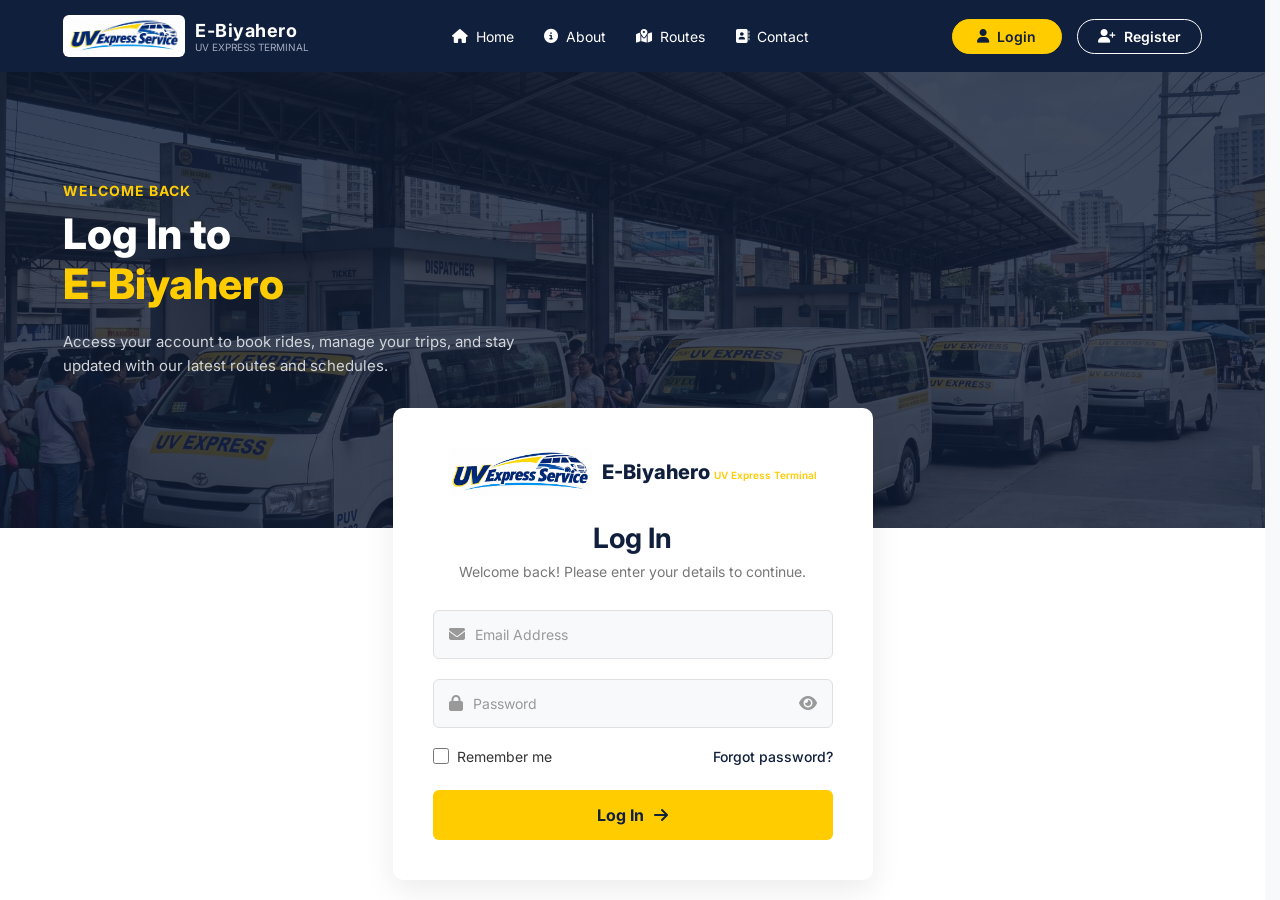
<file: index.html>
<!DOCTYPE html>
<html lang="en">
<head>
    <meta charset="UTF-8">
    <meta name="viewport" content="width=device-width, initial-scale=1.0">
    <title>E-Biyahero Login</title>
    <link rel="stylesheet" href="https://cdnjs.cloudflare.com/ajax/libs/font-awesome/6.4.0/css/all.min.css">
    <link href="https://fonts.googleapis.com/css2?family=Inter:wght@400;500;600;700;800&display=swap" rel="stylesheet">
    <!-- Shared header styles -->
    <link rel="stylesheet" href="header.css">

    <style>
        /* ---------- SCROLLBAR STABILITY FIX (must match registration.html) ---------- */
        html {
            scrollbar-gutter: stable;
            overflow-y: scroll;
            overflow-x: hidden;
        }

        :root {
            --primary-yellow: #ffcc00;
            --dark-blue: #0f1b33;
            --nav-blue: #101f3b;
            --text-dark: #333333;
            --text-light: #777777;
            --border-color: #e0e0e0;
            --bg-light: #f8f9fa;
        }
        * { margin: 0; padding: 0; box-sizing: border-box; font-family: 'Inter', sans-serif; }
        body { background-color: var(--bg-light); color: var(--text-dark); min-height: 100vh; display: flex; flex-direction: column; width: 100%; }
        a { text-decoration: none; color: inherit; }

        /* ... rest of your existing styles ... */

        .hero {
            position: relative;
            background: linear-gradient(rgba(15, 27, 51, 0.8), rgba(15, 27, 51, 0.8)), url('background.jpg') center/cover no-repeat;
            min-height: 450px; padding: 80px 5% 150px 5%;
        }
        .hero-content { max-width: 500px; color: white; margin-top: 30px; }
        .hero-subtitle { color: var(--primary-yellow); font-weight: 700; font-size: 14px; letter-spacing: 1px; margin-bottom: 10px; text-transform: uppercase; }
        .hero-title { font-size: 42px; font-weight: 800; line-height: 1.2; margin-bottom: 20px; }
        .hero-title span { color: var(--primary-yellow); }
        .hero-desc { font-size: 15px; line-height: 1.6; color: #d1d5db; }

        .main-content { flex: 1; display: flex; justify-content: center; align-items: flex-start; padding: 0 20px; position: relative; background-color: white; }
        .login-card { background-color: white; width: 100%; max-width: 480px; padding: 40px; border-radius: 10px; box-shadow: 0 10px 30px rgba(0, 0, 0, 0.08); margin-top: -120px; position: relative; z-index: 20; text-align: center; }
        .card-logo { display: flex; align-items: center; justify-content: center; gap: 10px; margin-bottom: 25px; }
        .card-logo .logo-img { height: 48px; width: auto; border-radius: 8px; object-fit: contain; background-color: transparent; padding: 0; }
        .card-logo .logo-text { text-align: left; }
        .card-logo .logo-text .title { color: var(--nav-blue); font-size: 20px; font-weight: 800; }
        .card-logo .logo-text .subtitle { color: var(--primary-yellow); font-size: 10px; font-weight: 600; }
        .card-title { font-size: 28px; font-weight: 700; color: var(--nav-blue); margin-bottom: 8px; }
        .card-subtitle { font-size: 14px; color: var(--text-light); margin-bottom: 30px; }

        .form-group { margin-bottom: 20px; position: relative; text-align: left; }
        .input-wrapper { display: flex; align-items: center; border: 1px solid var(--border-color); border-radius: 6px; padding: 0 15px; background-color: var(--bg-light); transition: border-color 0.3s; }
        .input-wrapper:focus-within { border-color: var(--primary-yellow); }
        .input-wrapper i { color: #999; font-size: 16px; margin-right: 10px; }
        .input-wrapper input { width: 100%; padding: 15px 0; border: none; background: transparent; font-size: 14px; color: var(--text-dark); outline: none; }
        .input-wrapper input::placeholder { color: #999; }
        .toggle-password { cursor: pointer; margin-right: 0 !important; margin-left: 10px; }

        .form-actions { display: flex; justify-content: space-between; align-items: center; margin-bottom: 25px; font-size: 14px; }
        .remember-me { display: flex; align-items: center; gap: 8px; color: var(--text-dark); cursor: pointer; }
        .remember-me input[type="checkbox"] { accent-color: var(--primary-yellow); width: 16px; height: 16px; cursor: pointer; }
        .forgot-password { color: var(--nav-blue); font-weight: 500; transition: color 0.3s; }
        .forgot-password:hover { color: var(--primary-yellow); }
        .btn-submit { width: 100%; padding: 15px; background-color: var(--primary-yellow); color: var(--nav-blue); border: none; border-radius: 6px; font-size: 16px; font-weight: 700; cursor: pointer; display: flex; justify-content: center; align-items: center; gap: 10px; transition: background-color 0.3s; }
        .btn-submit:hover { background-color: #e6b800; }

        @media (max-width: 600px) {
            .hero { padding: 60px 20px 120px 20px; text-align: center; }
            .hero-title { font-size: 32px; }
            .login-card { padding: 30px 20px; margin-top: -100px; }
            .card-logo .logo-img { height: 40px; }
        }
    </style>
</head>
<body>

    <!-- Shared header placeholder -->
    <div id="site-header"></div>

    <section class="hero">
        <div class="hero-content">
            <div class="hero-subtitle">Welcome Back</div>
            <h1 class="hero-title">Log In to <br><span>E-Biyahero</span></h1>
            <p class="hero-desc">Access your account to book rides, manage your trips, and stay updated with our latest routes and schedules.</p>
        </div>
    </section>

    <main class="main-content">
        <div class="login-card">
            <div class="card-logo">
                <img src="logo.jpg" alt="E-Biyahero Logo" class="logo-img">
                <div class="logo-text">
                    <span class="title">E-Biyahero</span>
                    <span class="subtitle">UV Express Terminal</span>
                </div>
            </div>

            <h2 class="card-title">Log In</h2>
            <p class="card-subtitle">Welcome back! Please enter your details to continue.</p>

            <form id="loginForm">
                <div class="form-group">
                    <div class="input-wrapper">
                        <i class="fa-solid fa-envelope"></i>
                        <input type="email" placeholder="Email Address" required>
                    </div>
                </div>

                <div class="form-group">
                    <div class="input-wrapper">
                        <i class="fa-solid fa-lock"></i>
                        <input type="password" id="password" placeholder="Password" required>
                        <i class="fa-solid fa-eye toggle-password" onclick="togglePassword()"></i>
                    </div>
                </div>

                <div class="form-actions">
                    <label class="remember-me">
                        <input type="checkbox">
                        Remember me
                    </label>
                    <a href="forgot-password.html" class="forgot-password">Forgot password?</a>
                </div>

                <button type="submit" class="btn-submit">
                    Log In <i class="fa-solid fa-arrow-right"></i>
                </button>
            </form>
        </div>
    </main>

    <script>
        // ---------- LOAD SHARED HEADER ----------
        fetch('header.html')
            .then(res => res.text())
            .then(html => {
                document.getElementById('site-header').innerHTML = html;
                const loginBtn = document.querySelector('#site-header [data-nav="login"]');
                if (loginBtn) loginBtn.classList.add('active');
            });

        function togglePassword() {
            const passwordInput = document.getElementById('password');
            const toggleIcon = document.querySelector('.toggle-password');
            if (passwordInput.type === 'password') {
                passwordInput.type = 'text';
                toggleIcon.classList.remove('fa-eye');
                toggleIcon.classList.add('fa-eye-slash');
            } else {
                passwordInput.type = 'password';
                toggleIcon.classList.remove('fa-eye-slash');
                toggleIcon.classList.add('fa-eye');
            }
        }

        document.getElementById('loginForm').addEventListener('submit', function(event) {
            event.preventDefault();
            window.location.href = 'operatorDashboard.html';
        });
    </script>

</body>
</html>
</file>
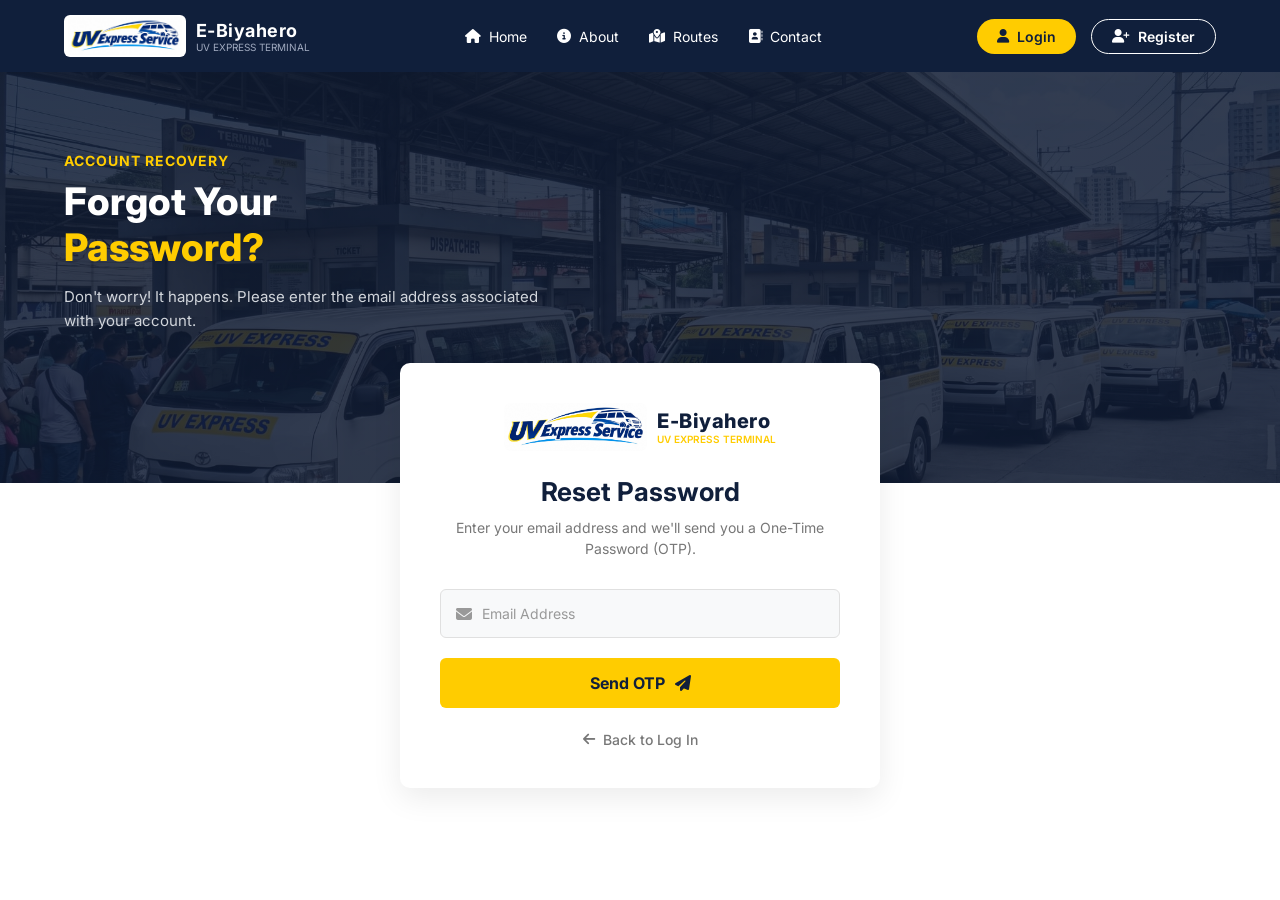
<file: forgot-password.html>
<!DOCTYPE html>
<html lang="en">
<head>
    <meta charset="UTF-8">
    <meta name="viewport" content="width=device-width, initial-scale=1.0">
    <title>E-Biyahero - Account Recovery</title>
    <!-- FontAwesome for Icons -->
    <link rel="stylesheet" href="https://cdnjs.cloudflare.com/ajax/libs/font-awesome/6.4.0/css/all.min.css">
    <!-- Google Fonts -->
    <link href="https://fonts.googleapis.com/css2?family=Inter:wght@400;500;600;700;800&display=swap" rel="stylesheet">
    
    <style>
        /* CSS Variables */
        :root {
            --primary-yellow: #ffcc00;
            --hover-yellow: #e6b800;
            --dark-blue: #0f1b33;
            --nav-blue: #101f3b;
            --text-dark: #333333;
            --text-light: #777777;
            --border-color: #e0e0e0;
            --bg-light: #f8f9fa;
            --success-green: #10b981;
        }

        /* Reset & Base Styles */
        * {
            margin: 0;
            padding: 0;
            box-sizing: border-box;
            font-family: 'Inter', sans-serif;
        }

        body {
            background-color: var(--bg-light);
            color: var(--text-dark);
            min-height: 100vh;
            display: flex;
            flex-direction: column;
        }

        a {
            text-decoration: none;
            color: inherit;
        }

        /* --- Header / Navbar --- */
        header {
            background-color: var(--nav-blue);
            padding: 15px 5%;
            display: flex;
            justify-content: space-between;
            align-items: center;
            position: relative;
            z-index: 10;
        }

        .logo-container {
            display: flex;
            align-items: center;
            gap: 10px;
            color: white;
        }

        /* LOGO IMAGE REPLACES ICON */
        .logo-img {
            height: 42px;
            width: auto;
            border-radius: 6px;
            object-fit: contain;
            background-color: white; /* ensures logo stands out if transparent */
            padding: 2px 4px;
        }

        .logo-text {
            display: flex;
            flex-direction: column;
        }

        .logo-text .title {
            font-weight: 700;
            font-size: 18px;
            letter-spacing: 0.5px;
        }

        .logo-text .subtitle {
            font-size: 10px;
            color: #a0aabf;
            text-transform: uppercase;
        }

        .nav-links {
            display: flex;
            gap: 30px;
            list-style: none;
        }

        .nav-links li a {
            color: white;
            font-size: 14px;
            display: flex;
            align-items: center;
            gap: 8px;
            transition: color 0.3s;
        }

        .nav-links li a:hover {
            color: var(--primary-yellow);
        }

        .nav-actions {
            display: flex;
            gap: 15px;
        }

        .btn {
            padding: 8px 20px;
            border-radius: 20px;
            font-size: 14px;
            font-weight: 600;
            cursor: pointer;
            display: flex;
            align-items: center;
            gap: 8px;
            transition: all 0.3s;
        }

        .btn-login {
            background-color: var(--primary-yellow);
            color: var(--nav-blue);
            border: none;
        }

        .btn-login:hover {
            background-color: var(--hover-yellow);
        }

        .btn-register {
            background-color: transparent;
            color: white;
            border: 1px solid white;
        }

        .btn-register:hover {
            background-color: rgba(255, 255, 255, 0.1);
        }

        /* --- Hero Section --- */
        .hero {
            position: relative;
            /* USING background.jpg */
            background: linear-gradient(rgba(15, 27, 51, 0.85), rgba(15, 27, 51, 0.85)), url('background.jpg') center/cover no-repeat;
            min-height: 350px; 
            padding: 60px 5% 150px 5%; 
        }

        .hero-content {
            max-width: 500px;
            color: white;
            margin-top: 20px;
        }

        .hero-subtitle {
            color: var(--primary-yellow);
            font-weight: 700;
            font-size: 14px;
            letter-spacing: 1px;
            margin-bottom: 10px;
            text-transform: uppercase;
        }

        .hero-title {
            font-size: 38px;
            font-weight: 800;
            line-height: 1.2;
            margin-bottom: 15px;
        }

        .hero-title span {
            color: var(--primary-yellow);
        }

        .hero-desc {
            font-size: 15px;
            line-height: 1.6;
            color: #d1d5db;
        }

        /* --- Main Content & Card --- */
        .main-content {
            flex: 1;
            display: flex;
            justify-content: center;
            align-items: flex-start;
            padding: 0 20px;
            position: relative;
            background-color: white;
        }

        .auth-card {
            background-color: white;
            width: 100%;
            max-width: 480px;
            padding: 40px;
            border-radius: 10px;
            box-shadow: 0 10px 30px rgba(0, 0, 0, 0.08);
            margin-top: -120px; /* Pulls the card up over the hero section */
            position: relative;
            z-index: 20;
            text-align: center;
        }

        .card-logo {
            display: flex;
            align-items: center;
            justify-content: center;
            gap: 10px;
            margin-bottom: 25px;
        }

        /* CARD LOGO IMAGE */
        .card-logo .logo-img {
            height: 48px;
            width: auto;
            border-radius: 8px;
            object-fit: contain;
            background-color: transparent; /* blends with white card */
            padding: 0;
        }

        .card-logo .logo-text {
            text-align: left;
        }

        .card-logo .logo-text .title {
            color: var(--nav-blue);
            font-size: 20px;
            font-weight: 800;
        }

        .card-logo .logo-text .subtitle {
            color: var(--primary-yellow);
            font-size: 10px;
            font-weight: 600;
        }

        .card-title {
            font-size: 26px;
            font-weight: 700;
            color: var(--nav-blue);
            margin-bottom: 10px;
        }

        .card-subtitle {
            font-size: 14px;
            color: var(--text-light);
            margin-bottom: 30px;
            line-height: 1.5;
        }

        .card-subtitle strong {
            color: var(--nav-blue);
        }

        /* --- Form Styles --- */
        .form-group {
            margin-bottom: 20px;
            position: relative;
            text-align: left;
        }

        .input-wrapper {
            display: flex;
            align-items: center;
            border: 1px solid var(--border-color);
            border-radius: 6px;
            padding: 0 15px;
            background-color: var(--bg-light);
            transition: border-color 0.3s;
        }

        .input-wrapper:focus-within {
            border-color: var(--primary-yellow);
        }

        .input-wrapper i {
            color: #999;
            font-size: 16px;
            margin-right: 10px;
        }

        .input-wrapper input {
            width: 100%;
            padding: 15px 0;
            border: none;
            background: transparent;
            font-size: 14px;
            color: var(--text-dark);
            outline: none;
        }

        .input-wrapper input::placeholder {
            color: #999;
        }

        .toggle-password {
            cursor: pointer;
            margin-right: 0 !important;
            margin-left: 10px;
        }

        /* --- OTP Input Styles --- */
        .otp-container {
            display: flex;
            justify-content: center;
            gap: 10px;
            margin-bottom: 30px;
        }

        .otp-input {
            width: 50px;
            height: 55px;
            border: 1px solid var(--border-color);
            border-radius: 8px;
            background-color: var(--bg-light);
            font-size: 24px;
            font-weight: 700;
            color: var(--nav-blue);
            text-align: center;
            outline: none;
            transition: all 0.3s;
        }

        .otp-input:focus {
            border-color: var(--primary-yellow);
            box-shadow: 0 0 0 3px rgba(255, 204, 0, 0.2);
            background-color: white;
        }

        /* Remove spinners from number input */
        .otp-input::-webkit-outer-spin-button,
        .otp-input::-webkit-inner-spin-button {
            -webkit-appearance: none;
            margin: 0;
        }
        .otp-input[type=number] {
            -moz-appearance: textfield;
        }

        /* --- Buttons --- */
        .btn-submit {
            width: 100%;
            padding: 15px;
            background-color: var(--primary-yellow);
            color: var(--nav-blue);
            border: none;
            border-radius: 6px;
            font-size: 16px;
            font-weight: 700;
            cursor: pointer;
            display: flex;
            justify-content: center;
            align-items: center;
            gap: 10px;
            transition: background-color 0.3s;
            margin-bottom: 20px;
        }

        .btn-submit:hover {
            background-color: var(--hover-yellow);
        }

        .btn-submit:disabled {
            background-color: #e5e7eb;
            color: #9ca3af;
            cursor: not-allowed;
        }

        /* Resend Section */
        .resend-section {
            font-size: 14px;
            color: var(--text-light);
            margin-bottom: 25px;
        }

        .resend-link {
            color: var(--nav-blue);
            font-weight: 600;
            cursor: pointer;
            transition: color 0.3s;
        }

        .resend-link:hover {
            color: var(--primary-yellow);
        }

        .resend-link.disabled {
            color: #9ca3af;
            cursor: not-allowed;
            pointer-events: none;
        }

        /* Back Link */
        .back-link {
            display: inline-flex;
            align-items: center;
            justify-content: center;
            gap: 8px;
            color: var(--text-light);
            font-size: 14px;
            font-weight: 500;
            transition: color 0.3s;
            cursor: pointer;
            background: none;
            border: none;
        }

        .back-link:hover {
            color: var(--nav-blue);
        }

        /* --- Success Message State --- */
        .success-message {
            text-align: center;
        }

        .success-icon {
            font-size: 60px;
            color: var(--success-green);
            margin-bottom: 20px;
        }

        .success-message h3 {
            font-size: 22px;
            font-weight: 700;
            color: var(--nav-blue);
            margin-bottom: 10px;
        }

        .success-message p {
            font-size: 14px;
            color: var(--text-light);
            line-height: 1.6;
            margin-bottom: 25px;
        }

        /* --- Utility Classes for State Toggling --- */
        .hidden {
            display: none !important;
        }

        /* Animation */
        .fade-in {
            animation: fadeIn 0.4s ease forwards;
        }

        @keyframes fadeIn {
            from { opacity: 0; transform: translateY(10px); }
            to { opacity: 1; transform: translateY(0); }
        }

        /* --- Responsive Design --- */
        @media (max-width: 900px) {
            .nav-links {
                display: none;
            }
        }

        @media (max-width: 600px) {
            header {
                padding: 15px 20px;
            }
            
            .btn-register {
                display: none;
            }

            .hero {
                padding: 50px 20px 120px 20px;
                text-align: center;
                min-height: 300px;
            }

            .hero-title {
                font-size: 30px;
            }

            .auth-card {
                padding: 30px 20px;
                margin-top: -100px;
            }

            .otp-input {
                width: 40px;
                height: 45px;
                font-size: 20px;
            }

            .logo-img {
                height: 34px;
            }

            .card-logo .logo-img {
                height: 40px;
            }
        }
    </style>
</head>
<body>

    <!-- Header / Navigation -->
    <header>
        <div class="logo-container">
            <!-- LOGO IMAGE REPLACES FONT AWESOME ICON -->
            <img src="logo.jpg" alt="E-Biyahero Logo" class="logo-img">
            <div class="logo-text">
                <span class="title">E-Biyahero</span>
                <span class="subtitle">UV Express Terminal</span>
            </div>
        </div>

        <ul class="nav-links">
            <li><a href="#"><i class="fa-solid fa-house"></i> Home</a></li>
            <li><a href="#"><i class="fa-solid fa-circle-info"></i> About</a></li>
            <li><a href="#"><i class="fa-solid fa-map-location-dot"></i> Routes</a></li>
            <li><a href="#"><i class="fa-solid fa-address-book"></i> Contact</a></li>
        </ul>

        <!-- Auth Buttons -->
        <div class="nav-actions">
            <a href="index.html" class="btn btn-login"><i class="fa-solid fa-user"></i> Login</a>
            <a href="register.html" class="btn btn-register"><i class="fa-solid fa-user-plus"></i> Register</a>
        </div>
    </header>

    <!-- Hero Section (Background: background.jpg) -->
    <section class="hero">
        <div class="hero-content">
            <div class="hero-subtitle" id="heroSubtitle">Account Recovery</div>
            <h1 class="hero-title" id="heroTitle">Forgot Your <br><span>Password?</span></h1>
            <p class="hero-desc" id="heroDesc">Don't worry! It happens. Please enter the email address associated with your account.</p>
        </div>
    </section>

    <!-- Main Content Area -->
    <main class="main-content">
        <!-- Auth Card Overlapping the Hero -->
        <div class="auth-card">
            <div class="card-logo">
                <!-- LOGO IMAGE IN CARD -->
                <img src="logo.jpg" alt="E-Biyahero Logo" class="logo-img">
                <div class="logo-text">
                    <span class="title">E-Biyahero</span>
                    <span class="subtitle">UV Express Terminal</span>
                </div>
            </div>

            <!-- ========================================== -->
            <!-- STEP 1: EMAIL INPUT STATE                  -->
            <!-- ========================================== -->
            <div id="emailState" class="fade-in">
                <h2 class="card-title">Reset Password</h2>
                <p class="card-subtitle">Enter your email address and we'll send you a One-Time Password (OTP).</p>

                <form id="emailForm">
                    <div class="form-group">
                        <div class="input-wrapper">
                            <i class="fa-solid fa-envelope"></i>
                            <input type="email" id="emailInput" placeholder="Email Address" required>
                        </div>
                    </div>

                    <button type="submit" class="btn-submit">
                        Send OTP <i class="fa-solid fa-paper-plane"></i>
                    </button>
                </form>

                <a href="index.html" class="back-link">
                    <i class="fa-solid fa-arrow-left"></i> Back to Log In
                </a>
            </div>

            <!-- ========================================== -->
            <!-- STEP 2: OTP VERIFICATION STATE             -->
            <!-- ========================================== -->
            <div id="otpState" class="hidden">
                <h2 class="card-title">OTP Verification</h2>
                <p class="card-subtitle">Please enter the 6-digit code sent to <br><strong id="displayEmail">your email</strong></p>

                <form id="otpForm">
                    <div class="otp-container">
                        <input type="number" class="otp-input" maxlength="1" placeholder="0" required>
                        <input type="number" class="otp-input" maxlength="1" placeholder="0" required>
                        <input type="number" class="otp-input" maxlength="1" placeholder="0" required>
                        <input type="number" class="otp-input" maxlength="1" placeholder="0" required>
                        <input type="number" class="otp-input" maxlength="1" placeholder="0" required>
                        <input type="number" class="otp-input" maxlength="1" placeholder="0" required>
                    </div>

                    <button type="submit" class="btn-submit">
                        Verify Code <i class="fa-solid fa-check-circle"></i>
                    </button>
                </form>

                <div class="resend-section">
                    Didn't receive the code? 
                    <span id="resendLink" class="resend-link disabled">Resend in <span id="timer">60</span>s</span>
                </div>

                <button id="backToEmailBtn" class="back-link">
                    <i class="fa-solid fa-arrow-left"></i> Change Email
                </button>
            </div>

            <!-- ========================================== -->
            <!-- STEP 3: NEW PASSWORD STATE                 -->
            <!-- ========================================== -->
            <div id="passwordState" class="hidden">
                <h2 class="card-title">Set New Password</h2>
                <p class="card-subtitle">Your new password must be different from previously used passwords.</p>

                <form id="passwordForm">
                    <!-- New Password -->
                    <div class="form-group">
                        <div class="input-wrapper">
                            <i class="fa-solid fa-lock"></i>
                            <input type="password" id="newPassword" placeholder="New Password" required>
                            <i class="fa-solid fa-eye toggle-password" onclick="togglePassword('newPassword', this)"></i>
                        </div>
                    </div>

                    <!-- Confirm New Password -->
                    <div class="form-group">
                        <div class="input-wrapper">
                            <i class="fa-solid fa-lock"></i>
                            <input type="password" id="confirmPassword" placeholder="Confirm New Password" required>
                            <i class="fa-solid fa-eye toggle-password" onclick="togglePassword('confirmPassword', this)"></i>
                        </div>
                    </div>

                    <button type="submit" class="btn-submit">
                        Reset Password <i class="fa-solid fa-check"></i>
                    </button>
                </form>
            </div>

            <!-- ========================================== -->
            <!-- STEP 4: SUCCESS STATE                      -->
            <!-- ========================================== -->
            <div id="successState" class="hidden success-message">
                <i class="fa-solid fa-circle-check success-icon"></i>
                <h3>Password Reset Complete</h3>
                <p>Your password has been successfully reset. You can now log in with your new password.</p>
                <a href="index.html" class="btn-submit" style="text-decoration: none;">
                    Return to Log In <i class="fa-solid fa-arrow-right"></i>
                </a>
            </div>

        </div>
    </main>

    <!-- JavaScript for State Management and Logic -->
    <script>
        // --- Element References ---
        const emailState = document.getElementById('emailState');
        const otpState = document.getElementById('otpState');
        const passwordState = document.getElementById('passwordState');
        const successState = document.getElementById('successState');
        
        const emailForm = document.getElementById('emailForm');
        const emailInput = document.getElementById('emailInput');
        const displayEmail = document.getElementById('displayEmail');
        const backToEmailBtn = document.getElementById('backToEmailBtn');

        const heroSubtitle = document.getElementById('heroSubtitle');
        const heroTitle = document.getElementById('heroTitle');
        const heroDesc = document.getElementById('heroDesc');

        const inputs = document.querySelectorAll('.otp-input');
        const otpForm = document.getElementById('otpForm');
        const resendLink = document.getElementById('resendLink');
        const timerElement = document.getElementById('timer');

        const passwordForm = document.getElementById('passwordForm');
        const newPassword = document.getElementById('newPassword');
        const confirmPassword = document.getElementById('confirmPassword');

        let timeLeft = 60;
        let countdownInterval;

        // ==========================================
        // 1. HANDLE EMAIL SUBMISSION (SWITCH TO OTP)
        // ==========================================
        emailForm.addEventListener('submit', function(event) {
            event.preventDefault(); 
            
            const emailValue = emailInput.value.trim();
            if(emailValue) {
                displayEmail.textContent = emailValue;
                
                emailState.classList.add('hidden');
                otpState.classList.remove('hidden');
                otpState.classList.add('fade-in');

                heroSubtitle.textContent = "Security Check";
                heroTitle.innerHTML = "Enter <span>OTP</span>";
                heroDesc.textContent = "We need to verify that it's really you. Please enter the 6-digit code sent to your email.";

                startTimer();
                setTimeout(() => inputs[0].focus(), 100);
            }
        });

        // ==========================================
        // 2. HANDLE BACK BUTTON (SWITCH TO EMAIL)
        // ==========================================
        backToEmailBtn.addEventListener('click', function() {
            otpState.classList.add('hidden');
            emailState.classList.remove('hidden');
            emailState.classList.add('fade-in');

            heroSubtitle.textContent = "Account Recovery";
            heroTitle.innerHTML = "Forgot Your <br><span>Password?</span>";
            heroDesc.textContent = "Don't worry! It happens. Please enter the email address associated with your account.";

            clearInterval(countdownInterval);
            inputs.forEach(input => input.value = '');
        });

        // ==========================================
        // 3. OTP INPUT AUTO-FOCUS LOGIC
        // ==========================================
        inputs.forEach((input, index) => {
            input.addEventListener('input', (e) => {
                e.target.value = e.target.value.replace(/[^0-9]/g, ''); 
                if (e.target.value.length === 1 && index < inputs.length - 1) {
                    inputs[index + 1].focus();
                }
            });

            input.addEventListener('keydown', (e) => {
                if (e.key === 'Backspace' && e.target.value.length === 0 && index > 0) {
                    inputs[index - 1].focus();
                }
            });

            input.addEventListener('paste', (e) => {
                e.preventDefault();
                const pastedData = e.clipboardData.getData('text').slice(0, 6).replace(/[^0-9]/g, '');
                if (pastedData) {
                    const digits = pastedData.split('');
                    digits.forEach((digit, i) => {
                        if (index + i < inputs.length) {
                            inputs[index + i].value = digit;
                        }
                    });
                    const nextIndex = Math.min(index + digits.length, inputs.length - 1);
                    inputs[nextIndex].focus();
                }
            });
        });

        // ==========================================
        // 4. RESEND TIMER LOGIC
        // ==========================================
        function startTimer() {
            timeLeft = 60;
            timerElement.textContent = timeLeft;
            resendLink.classList.add('disabled');
            resendLink.innerHTML = `Resend in <span id="timer">${timeLeft}</span>s`;

            clearInterval(countdownInterval);
            countdownInterval = setInterval(() => {
                timeLeft--;
                if (timerElement) timerElement.textContent = timeLeft;
                
                if (timeLeft <= 0) {
                    clearInterval(countdownInterval);
                    resendLink.classList.remove('disabled');
                    resendLink.innerHTML = 'Resend Code';
                }
            }, 1000);
        }

        resendLink.addEventListener('click', () => {
            if (!resendLink.classList.contains('disabled')) {
                alert('A new OTP has been sent to your email.');
                startTimer(); 
                inputs.forEach(input => input.value = ''); 
                inputs[0].focus();
            }
        });

        // ==========================================
        // 5. OTP FORM SUBMISSION (VERIFY -> PASSWORD)
        // ==========================================
        otpForm.addEventListener('submit', function(event) {
            event.preventDefault(); 
            
            let isComplete = true;
            inputs.forEach(input => {
                if (input.value === '') isComplete = false;
            });

            if (isComplete) {
                const btn = otpForm.querySelector('.btn-submit');
                const originalText = btn.innerHTML;
                btn.innerHTML = '<i class="fa-solid fa-spinner fa-spin"></i> Verifying...';
                btn.style.opacity = '0.8';
                btn.disabled = true;

                // Simulate API call
                setTimeout(() => {
                    // Move to Password State
                    otpState.classList.add('hidden');
                    passwordState.classList.remove('hidden');
                    passwordState.classList.add('fade-in');

                    // Update Hero Text
                    heroSubtitle.textContent = "Almost Done";
                    heroTitle.innerHTML = "Create New <br><span>Password</span>";
                    heroDesc.textContent = "Your identity has been verified. Please create a strong, new password for your account.";

                    // Reset button state for next time
                    btn.innerHTML = originalText;
                    btn.style.opacity = '1';
                    btn.disabled = false;
                    clearInterval(countdownInterval); // Stop timer
                }, 1500);
            } else {
                alert('Please fill in all 6 digits.');
            }
        });

        // ==========================================
        // 6. PASSWORD VISIBILITY TOGGLE
        // ==========================================
        function togglePassword(inputId, iconElement) {
            const input = document.getElementById(inputId);
            if (input.type === 'password') {
                input.type = 'text';
                iconElement.classList.remove('fa-eye');
                iconElement.classList.add('fa-eye-slash');
            } else {
                input.type = 'password';
                iconElement.classList.remove('fa-eye-slash');
                iconElement.classList.add('fa-eye');
            }
        }

        // ==========================================
        // 7. PASSWORD FORM SUBMISSION (SUCCESS)
        // ==========================================
        passwordForm.addEventListener('submit', function(event) {
            event.preventDefault();

            const pass1 = newPassword.value;
            const pass2 = confirmPassword.value;

            if (pass1.length < 8) {
                alert("Password must be at least 8 characters long.");
                return;
            }

            if (pass1 !== pass2) {
                alert("Passwords do not match. Please try again.");
                return;
            }

            const btn = passwordForm.querySelector('.btn-submit');
            const originalText = btn.innerHTML;
            btn.innerHTML = '<i class="fa-solid fa-spinner fa-spin"></i> Saving...';
            btn.style.opacity = '0.8';
            btn.disabled = true;

            // Simulate API call
            setTimeout(() => {
                // Move to Success State
                passwordState.classList.add('hidden');
                successState.classList.remove('hidden');
                successState.classList.add('fade-in');

                // Update Hero Text
                heroSubtitle.textContent = "Success";
                heroTitle.innerHTML = "Password <span>Reset</span>";
                heroDesc.textContent = "You're all set! Your password has been successfully updated.";

                // Reset button state
                btn.innerHTML = originalText;
                btn.style.opacity = '1';
                btn.disabled = false;
            }, 1500);
        });
    </script>

</body>
</html>
</file>
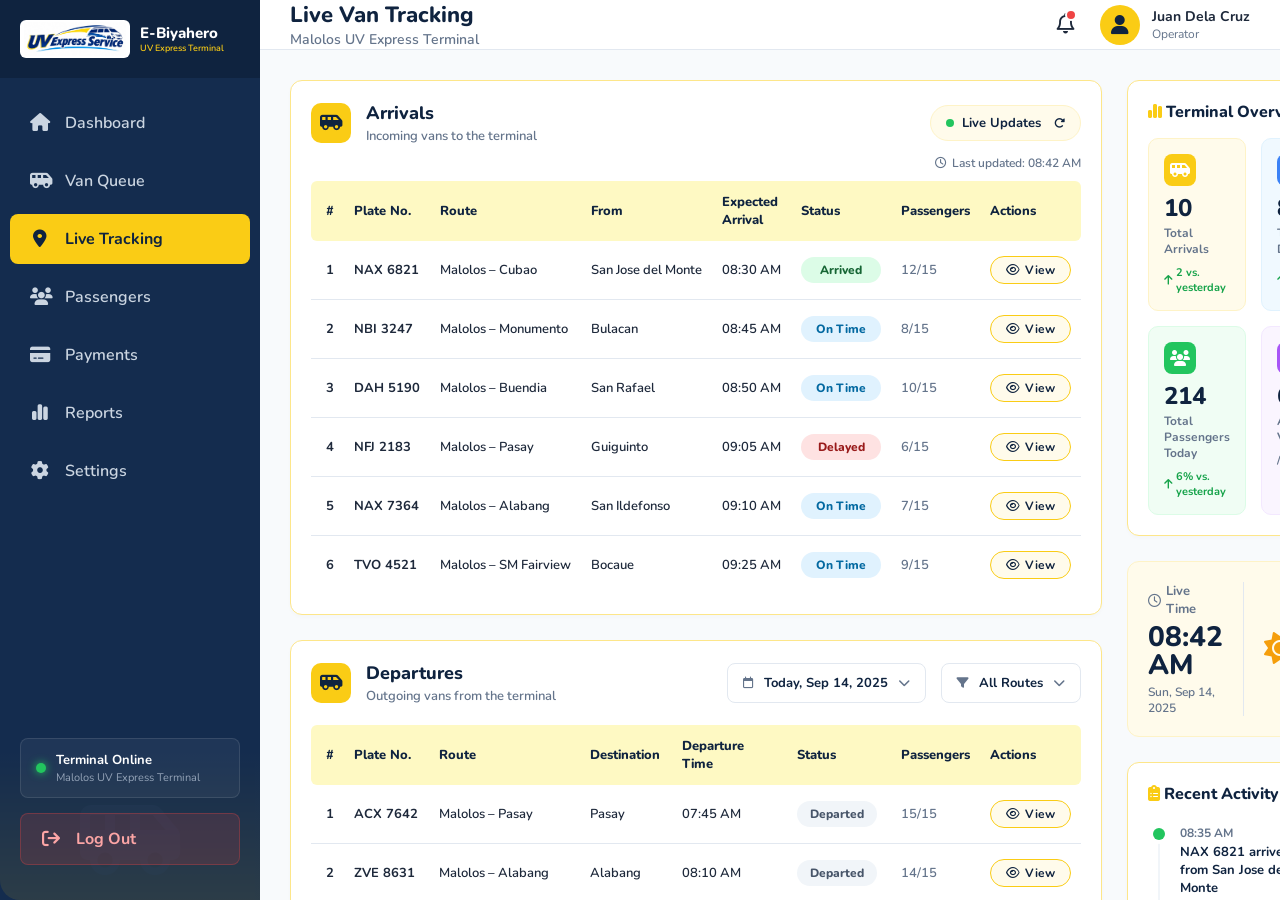
<file: liveVanTracking.html>
<!DOCTYPE html>
<html lang="en">
<head>
    <meta charset="UTF-8">
    <meta name="viewport" content="width=device-width, initial-scale=1.0">
    <title>E-Biyahero</title>
    <link rel="stylesheet" href="https://cdnjs.cloudflare.com/ajax/libs/font-awesome/6.4.0/css/all.min.css">
    <link href="https://fonts.googleapis.com/css2?family=Nunito:wght@400;600;700;800&display=swap" rel="stylesheet">
    <style>
        :root {
            --navy-blue: #0f233f; --sidebar-blue: #142c4e; --yellow: #facc15; --yellow-hover: #eab308;
            --bg-light: #f8fafc; --card-bg: #ffffff; --text-main: #1e293b; --text-muted: #64748b; --border-color: #e2e8f0;
            --status-arrived-bg: #dcfce7; --status-arrived-text: #166534; --status-ontime-bg: #e0f2fe; --status-ontime-text: #0369a1;
            --status-delayed-bg: #fee2e2; --status-delayed-text: #991b1b; --status-departed-bg: #f1f5f9; --status-departed-text: #475569;
            --status-scheduled-bg: #f3e8ff; --status-scheduled-text: #6b21a8;
        }
        * { margin: 0; padding: 0; box-sizing: border-box; font-family: 'Nunito', sans-serif; }
        body { background-color: var(--bg-light); display: flex; height: 100vh; overflow: hidden; color: var(--text-main); }

        .sidebar { width: 260px; background-color: var(--sidebar-blue); color: white; display: flex; flex-direction: column; position: relative; transition: all 0.3s; flex-shrink: 0; z-index: 20; }
        .logo-container { padding: 20px; display: flex; align-items: center; gap: 10px; background-color: var(--navy-blue); }
        
        /* LOGO IMAGE */
        .logo-img {
            height: 38px;
            width: auto;
            border-radius: 6px;
            object-fit: contain;
            background-color: white;
            padding: 2px 4px;
            flex-shrink: 0;
        }
        .logo-icon { font-size: 28px; color: var(--yellow); }
        .logo-text { min-width: 0; }
        /* SMALLER TITLE SO IT FITS ON ONE LINE */
        .logo-text h1 { font-size: 15px; font-weight: 800; line-height: 1.2; white-space: nowrap; }
        .logo-text p { font-size: 9px; color: var(--yellow); font-weight: 600; white-space: nowrap; }
        .nav-menu { padding: 20px 10px; flex-grow: 1; }
        .nav-item { display: flex; align-items: center; gap: 15px; padding: 14px 20px; color: #cbd5e1; text-decoration: none; border-radius: 8px; margin-bottom: 8px; font-weight: 600; transition: all 0.2s; }
        .nav-item:hover { background-color: rgba(255, 255, 255, 0.1); color: white; }
        .nav-item.active { background-color: var(--yellow); color: var(--navy-blue); font-weight: 700; }
        .nav-item i { width: 20px; text-align: center; font-size: 18px; }
        .sidebar-footer { padding: 20px; position: relative; margin-top: auto; }
        .status-box { background-color: rgba(255, 255, 255, 0.05); border: 1px solid rgba(255, 255, 255, 0.1); border-radius: 8px; padding: 12px 15px; display: flex; align-items: center; gap: 10px; margin-bottom: 15px; z-index: 2; position: relative; }
        .status-dot { width: 10px; height: 10px; background-color: #22c55e; border-radius: 50%; box-shadow: 0 0 8px #22c55e; flex-shrink: 0; }
        .status-text { font-size: 12px; }
        .status-text strong { display: block; font-size: 13px; white-space: nowrap; }
        .status-text span { color: #94a3b8; font-size: 11px; }
        .sidebar-illustration { position: absolute; bottom: 0; left: 0; width: 100%; height: 150px; background: linear-gradient(to top, var(--yellow) 0%, transparent 100%); opacity: 0.1; border-radius: 0 0 0 20px; z-index: 1; display: flex; justify-content: center; align-items: flex-end; padding-bottom: 20px; pointer-events: none; }
        .sidebar-illustration i { font-size: 80px; color: white; opacity: 0.2; }

        .logout-btn {
            display: flex; align-items: center; gap: 15px; padding: 14px 20px;
            background-color: rgba(239, 68, 68, 0.15); color: #fca5a5; text-decoration: none;
            border-radius: 8px; font-weight: 700; border: 1px solid rgba(239, 68, 68, 0.3);
            transition: all 0.2s; position: relative; z-index: 2; margin-bottom: 15px;
        }
        .logout-btn:hover { background-color: #ef4444; color: white; border-color: #ef4444; }
        .logout-btn i { width: 20px; text-align: center; font-size: 18px; }

        .main-content { flex-grow: 1; display: flex; flex-direction: column; overflow-y: auto; }
        .topbar { background-color: var(--card-bg); height: 80px; display: flex; justify-content: space-between; align-items: center; padding: 0 30px; border-bottom: 1px solid var(--border-color); position: sticky; top: 0; z-index: 10; }
        .topbar-left { display: flex; align-items: center; gap: 20px; }
        .menu-toggle { font-size: 20px; color: var(--text-main); cursor: pointer; display: none; }
        .greeting h2 { font-size: 22px; font-weight: 800; color: var(--navy-blue); }
        .greeting p { font-size: 14px; color: var(--text-muted); font-weight: 600; }
        .topbar-right { display: flex; align-items: center; gap: 25px; }
        .notification-icon { position: relative; font-size: 20px; color: var(--text-main); cursor: pointer; }
        .notification-icon::after { content: ''; position: absolute; top: -2px; right: -2px; width: 8px; height: 8px; background-color: #ef4444; border-radius: 50%; border: 2px solid white; }
        .user-profile { display: flex; align-items: center; gap: 12px; cursor: pointer; }
        .avatar { width: 40px; height: 40px; background-color: var(--yellow); border-radius: 50%; display: flex; justify-content: center; align-items: center; font-size: 20px; color: var(--navy-blue); }
        .user-info h4 { font-size: 14px; font-weight: 700; }
        .user-info p { font-size: 12px; color: var(--text-muted); }

        .dashboard-container { padding: 30px; display: grid; grid-template-columns: 2.2fr 1fr; gap: 25px; align-items: start; }
        .left-column { display: flex; flex-direction: column; gap: 25px; }
        .panel { background-color: var(--card-bg); border: 1px solid #fde68a; border-radius: 12px; padding: 20px; box-shadow: 0 2px 4px rgba(0,0,0,0.02); }
        .panel-header { display: flex; justify-content: space-between; align-items: center; margin-bottom: 20px; flex-wrap: wrap; gap: 15px; }
        .panel-title-group { display: flex; align-items: center; gap: 15px; }
        .panel-title-icon { width: 40px; height: 40px; background-color: var(--yellow); border-radius: 10px; display: flex; justify-content: center; align-items: center; color: var(--navy-blue); font-size: 18px; flex-shrink: 0; }
        .panel-title { font-size: 18px; font-weight: 800; color: var(--navy-blue); }
        .panel-subtitle { font-size: 13px; color: var(--text-muted); font-weight: 600; margin-top: 2px; }
        .controls-group { display: flex; align-items: center; gap: 15px; }
        .live-updates { background-color: #fffbeb; border: 1px solid #fef3c7; padding: 8px 15px; border-radius: 20px; font-size: 13px; font-weight: 700; color: var(--navy-blue); display: flex; align-items: center; gap: 8px; }
        .live-updates span.dot { width: 8px; height: 8px; background-color: #22c55e; border-radius: 50%; }
        .last-updated { font-size: 12px; color: var(--text-muted); font-weight: 600; display: flex; align-items: center; gap: 5px; width: 100%; justify-content: flex-end; margin-top: -10px; margin-bottom: 10px; }
        .filter-dropdown { background-color: white; border: 1px solid var(--border-color); border-radius: 8px; padding: 10px 15px; font-size: 13px; font-weight: 700; color: var(--navy-blue); display: flex; align-items: center; gap: 10px; cursor: pointer; }
        .filter-dropdown i { color: var(--text-muted); font-size: 12px; }

        .table-responsive { width: 100%; overflow-x: auto; }
        table { width: 100%; border-collapse: collapse; text-align: left; }
        th { font-size: 13px; color: var(--navy-blue); font-weight: 800; padding: 12px 10px; background-color: #fef9c3; }
        th:first-child { border-top-left-radius: 6px; border-bottom-left-radius: 6px; padding-left: 15px; }
        th:last-child { border-top-right-radius: 6px; border-bottom-right-radius: 6px; }
        td { padding: 15px 10px; font-size: 13px; font-weight: 600; border-bottom: 1px solid var(--border-color); color: var(--text-muted); white-space: nowrap; }
        td:first-child { padding-left: 15px; color: var(--text-main); font-weight: 700; }
        td:nth-child(2) { color: var(--text-main); font-weight: 700; }
        td:nth-child(3), td:nth-child(4), td:nth-child(5) { color: var(--text-main); }
        tr:last-child td { border-bottom: none; }
        tr:hover { background-color: #f8fafc; }

        .status-badge { padding: 5px 12px; border-radius: 20px; font-size: 12px; font-weight: 800; display: inline-block; text-align: center; min-width: 80px; }
        .status-arrived { background-color: var(--status-arrived-bg); color: var(--status-arrived-text); }
        .status-ontime { background-color: var(--status-ontime-bg); color: var(--status-ontime-text); }
        .status-delayed { background-color: var(--status-delayed-bg); color: var(--status-delayed-text); }
        .status-departed { background-color: var(--status-departed-bg); color: var(--status-departed-text); }
        .status-scheduled { background-color: var(--status-scheduled-bg); color: var(--status-scheduled-text); }
        
        .btn-view { background-color: #fffbeb; color: var(--navy-blue); border: 1px solid var(--yellow); padding: 5px 15px; border-radius: 20px; font-size: 12px; font-weight: 700; cursor: pointer; display: inline-flex; align-items: center; gap: 5px; transition: all 0.2s; }
        .btn-view:hover { background-color: var(--yellow); }

        .right-column { display: flex; flex-direction: column; gap: 25px; }
        .overview-grid { display: grid; grid-template-columns: 1fr 1fr; gap: 15px; }
        .overview-card { background-color: #fffbeb; border: 1px solid #fef3c7; border-radius: 10px; padding: 15px; position: relative; }
        .overview-card:nth-child(2) { background-color: #f0f9ff; border-color: #e0f2fe; }
        .overview-card:nth-child(3) { background-color: #f0fdf4; border-color: #dcfce7; }
        .overview-card:nth-child(4) { background-color: #faf5ff; border-color: #f3e8ff; }
        .oc-icon { width: 32px; height: 32px; border-radius: 8px; display: flex; justify-content: center; align-items: center; font-size: 16px; color: white; margin-bottom: 10px; background-color: var(--yellow); }
        .overview-card:nth-child(2) .oc-icon { background-color: #3b82f6; }
        .overview-card:nth-child(3) .oc-icon { background-color: #22c55e; }
        .overview-card:nth-child(4) .oc-icon { background-color: #a855f7; }
        .oc-value { font-size: 24px; font-weight: 800; color: var(--navy-blue); line-height: 1; margin-bottom: 5px; }
        .oc-label { font-size: 12px; font-weight: 700; color: var(--text-muted); margin-bottom: 8px; }
        .oc-trend { font-size: 11px; font-weight: 700; display: flex; align-items: center; gap: 4px; }
        .trend-up { color: #16a34a; }
        .trend-neutral { color: var(--text-muted); }
        
        .live-info-panel { display: flex; background-color: #fffbeb; border: 1px solid #fef3c7; border-radius: 12px; padding: 20px; align-items: center; gap: 20px; }
        .live-time-group { flex-grow: 1; border-right: 1px solid var(--border-color); padding-right: 20px; }
        .live-time-header { font-size: 13px; font-weight: 700; color: var(--text-muted); display: flex; align-items: center; gap: 5px; margin-bottom: 5px; }
        .live-time-value { font-size: 28px; font-weight: 800; color: var(--navy-blue); line-height: 1; }
        .live-date { font-size: 12px; font-weight: 600; color: var(--text-muted); margin-top: 5px; }
        .weather-group { display: flex; align-items: center; gap: 15px; }
        .weather-icon { font-size: 32px; color: #f59e0b; }
        .weather-info h3 { font-size: 20px; font-weight: 800; color: var(--navy-blue); line-height: 1; }
        .weather-info p { font-size: 12px; font-weight: 600; color: var(--text-muted); margin-top: 4px; }

        .timeline { display: flex; flex-direction: column; gap: 15px; position: relative; padding-left: 5px; }
        .timeline::before { content: ''; position: absolute; left: 10px; top: 5px; bottom: 5px; width: 2px; background-color: #f1f5f9; }
        .timeline-item { display: flex; gap: 15px; position: relative; z-index: 2; }
        .timeline-dot { width: 12px; height: 12px; border-radius: 50%; background-color: #cbd5e1; margin-top: 3px; flex-shrink: 0; box-shadow: 0 0 0 4px white; }
        .timeline-item:nth-child(1) .timeline-dot { background-color: #22c55e; }
        .timeline-item:nth-child(2) .timeline-dot { background-color: #3b82f6; }
        .timeline-item:nth-child(3) .timeline-dot { background-color: #22c55e; }
        .timeline-item:nth-child(4) .timeline-dot { background-color: #3b82f6; }
        .timeline-item:nth-child(5) .timeline-dot { background-color: #22c55e; }
        .timeline-content { flex-grow: 1; display: flex; justify-content: space-between; align-items: flex-start; }
        .timeline-details p { font-size: 12px; color: var(--text-muted); font-weight: 700; margin-bottom: 2px; }
        .timeline-details h4 { font-size: 13px; font-weight: 700; color: var(--navy-blue); }
        .badge-sm { padding: 4px 10px; font-size: 10px; border-radius: 12px; font-weight: 800; text-transform: uppercase; }
        .badge-arrival { background-color: var(--status-arrived-bg); color: var(--status-arrived-text); }
        .badge-departure { background-color: var(--status-ontime-bg); color: var(--status-ontime-text); }

        .safe-travels-banner { background-color: #fef3c7; border: 1px dashed var(--yellow); border-radius: 12px; padding: 20px; display: flex; align-items: center; gap: 15px; margin-top: 10px; }
        .st-icon { font-size: 32px; color: var(--navy-blue); }
        .st-text h3 { font-size: 18px; font-family: 'Brush Script MT', cursive, sans-serif; font-weight: normal; color: var(--navy-blue); margin-bottom: 2px; }
        .st-text p { font-size: 11px; font-weight: 700; color: var(--text-muted); }

        ::-webkit-scrollbar { width: 6px; height: 6px; }
        ::-webkit-scrollbar-track { background: transparent; }
        ::-webkit-scrollbar-thumb { background: #cbd5e1; border-radius: 10px; }
        ::-webkit-scrollbar-thumb:hover { background: #94a3b8; }

        @media (max-width: 1200px) { .dashboard-container { grid-template-columns: 1fr; } }
        @media (max-width: 900px) { 
            .sidebar { width: 80px; } 
            .logo-text, .nav-item span, .status-text, .sidebar-illustration { display: none; } 
            .logo-container { justify-content: center; padding: 20px 0; } 
            .nav-item { justify-content: center; padding: 15px 0; } 
            .status-box { justify-content: center; padding: 10px; } 
            .menu-toggle { display: block; } 
            .logout-btn span { display: none; } 
            .logout-btn { justify-content: center; padding: 15px 0; } 
            .logo-img { height: 34px; }
        }
        @media (max-width: 600px) { .topbar { padding: 0 15px; } .dashboard-container { padding: 15px; } .user-info { display: none; } .panel-header { flex-direction: column; align-items: flex-start; } .controls-group { width: 100%; justify-content: space-between; } .overview-grid { grid-template-columns: 1fr; } .live-info-panel { flex-direction: column; text-align: center; } .live-time-group { border-right: none; padding-right: 0; border-bottom: 1px solid var(--border-color); padding-bottom: 15px; margin-bottom: 15px; width: 100%; } .weather-group { justify-content: center; width: 100%; } }
    </style>
</head>
<body>

    <aside class="sidebar">
        <div class="logo-container">
            <!-- LOGO IMAGE -->
            <img src="logo.jpg" alt="E-Biyahero Logo" class="logo-img">
            <div class="logo-text"><h1>E-Biyahero</h1><p>UV Express Terminal</p></div>
        </div>
        <nav class="nav-menu">
            <a href="operatorDashboard.html" class="nav-item"><i class="fa-solid fa-house"></i><span>Dashboard</span></a>
            <a href="vanQueue.html" class="nav-item"><i class="fa-solid fa-van-shuttle"></i><span>Van Queue</span></a>
            <a href="liveVanTracking.html" class="nav-item active"><i class="fa-solid fa-location-dot"></i><span>Live Tracking</span></a>
            <a href="operatorPassenger.html" class="nav-item"><i class="fa-solid fa-users"></i><span>Passengers</span></a>
            <a href="operatorPayments.html" class="nav-item"><i class="fa-solid fa-credit-card"></i><span>Payments</span></a>
            <a href="operatorReports.html" class="nav-item"><i class="fa-solid fa-chart-simple"></i><span>Reports</span></a>
            <a href="operatorSettings.html" class="nav-item"><i class="fa-solid fa-gear"></i><span>Settings</span></a>
        </nav>
        <div class="sidebar-footer">
            <div class="status-box"><div class="status-dot"></div><div class="status-text"><strong>Terminal Online</strong><span>Malolos UV Express Terminal</span></div></div>
            <a href="index.html" class="logout-btn">
                <i class="fa-solid fa-arrow-right-from-bracket"></i>
                <span>Log Out</span>
            </a>
            <div class="sidebar-illustration"><i class="fa-solid fa-van-shuttle"></i></div>
        </div>
    </aside>

    <main class="main-content">
        <header class="topbar">
            <div class="topbar-left">
                <i class="fa-solid fa-bars menu-toggle"></i>
                <div class="greeting"><h2>Live Van Tracking</h2><p>Malolos UV Express Terminal</p></div>
            </div>
            <div class="topbar-right">
                <div class="notification-icon"><i class="fa-regular fa-bell"></i></div>
                <div class="user-profile">
                    <div class="avatar"><i class="fa-solid fa-user"></i></div>
                    <div class="user-info"><h4>Juan Dela Cruz</h4><p>Operator</p></div>
                </div>
            </div>
        </header>

        <div class="dashboard-container">
            <div class="left-column">
                <div class="panel">
                    <div class="panel-header">
                        <div class="panel-title-group">
                            <div class="panel-title-icon"><i class="fa-solid fa-van-shuttle"></i></div>
                            <div>
                                <div class="panel-title">Arrivals</div>
                                <div class="panel-subtitle">Incoming vans to the terminal</div>
                            </div>
                        </div>
                        <div class="live-updates"><span class="dot"></span> Live Updates <i class="fa-solid fa-rotate-right" style="font-size: 11px; margin-left: 5px;"></i></div>
                    </div>
                    <div class="last-updated"><i class="fa-regular fa-clock"></i> Last updated: 08:42 AM</div>
                    <div class="table-responsive">
                        <table>
                            <thead>
                                <tr><th>#</th><th>Plate No.</th><th>Route</th><th>From</th><th>Expected Arrival</th><th>Status</th><th>Passengers</th><th>Actions</th></tr>
                            </thead>
                            <tbody>
                                <tr><td>1</td><td>NAX 6821</td><td>Malolos – Cubao</td><td>San Jose del Monte</td><td>08:30 AM</td><td><span class="status-badge status-arrived">Arrived</span></td><td>12/15</td><td><button class="btn-view"><i class="fa-regular fa-eye"></i> View</button></td></tr>
                                <tr><td>2</td><td>NBI 3247</td><td>Malolos – Monumento</td><td>Bulacan</td><td>08:45 AM</td><td><span class="status-badge status-ontime">On Time</span></td><td>8/15</td><td><button class="btn-view"><i class="fa-regular fa-eye"></i> View</button></td></tr>
                                <tr><td>3</td><td>DAH 5190</td><td>Malolos – Buendia</td><td>San Rafael</td><td>08:50 AM</td><td><span class="status-badge status-ontime">On Time</span></td><td>10/15</td><td><button class="btn-view"><i class="fa-regular fa-eye"></i> View</button></td></tr>
                                <tr><td>4</td><td>NFJ 2183</td><td>Malolos – Pasay</td><td>Guiguinto</td><td>09:05 AM</td><td><span class="status-badge status-delayed">Delayed</span></td><td>6/15</td><td><button class="btn-view"><i class="fa-regular fa-eye"></i> View</button></td></tr>
                                <tr><td>5</td><td>NAX 7364</td><td>Malolos – Alabang</td><td>San Ildefonso</td><td>09:10 AM</td><td><span class="status-badge status-ontime">On Time</span></td><td>7/15</td><td><button class="btn-view"><i class="fa-regular fa-eye"></i> View</button></td></tr>
                                <tr><td>6</td><td>TVO 4521</td><td>Malolos – SM Fairview</td><td>Bocaue</td><td>09:25 AM</td><td><span class="status-badge status-ontime">On Time</span></td><td>9/15</td><td><button class="btn-view"><i class="fa-regular fa-eye"></i> View</button></td></tr>
                            </tbody>
                        </table>
                    </div>
                </div>

                <div class="panel">
                    <div class="panel-header">
                        <div class="panel-title-group">
                            <div class="panel-title-icon"><i class="fa-solid fa-van-shuttle"></i></div>
                            <div>
                                <div class="panel-title">Departures</div>
                                <div class="panel-subtitle">Outgoing vans from the terminal</div>
                            </div>
                        </div>
                        <div class="controls-group">
                            <div class="filter-dropdown"><i class="fa-regular fa-calendar"></i> Today, Sep 14, 2025 <i class="fa-solid fa-chevron-down"></i></div>
                            <div class="filter-dropdown"><i class="fa-solid fa-filter"></i> All Routes <i class="fa-solid fa-chevron-down"></i></div>
                        </div>
                    </div>
                    <div class="table-responsive">
                        <table>
                            <thead>
                                <tr><th>#</th><th>Plate No.</th><th>Route</th><th>Destination</th><th>Departure Time</th><th>Status</th><th>Passengers</th><th>Actions</th></tr>
                            </thead>
                            <tbody>
                                <tr><td>1</td><td>ACX 7642</td><td>Malolos – Pasay</td><td>Pasay</td><td>07:45 AM</td><td><span class="status-badge status-departed">Departed</span></td><td>15/15</td><td><button class="btn-view"><i class="fa-regular fa-eye"></i> View</button></td></tr>
                                <tr><td>2</td><td>ZVE 8631</td><td>Malolos – Alabang</td><td>Alabang</td><td>08:10 AM</td><td><span class="status-badge status-departed">Departed</span></td><td>14/15</td><td><button class="btn-view"><i class="fa-regular fa-eye"></i> View</button></td></tr>
                                <tr><td>3</td><td>TVO 4521</td><td>Malolos – SM Fairview</td><td>SM Fairview</td><td>08:40 AM</td><td><span class="status-badge status-departed">Departed</span></td><td>12/15</td><td><button class="btn-view"><i class="fa-regular fa-eye"></i> View</button></td></tr>
                                <tr><td>4</td><td>DAB 3107</td><td>Malolos – Buendia</td><td>Buendia</td><td>09:05 AM</td><td><span class="status-badge status-ontime">On Time</span></td><td>6/15</td><td><button class="btn-view"><i class="fa-regular fa-eye"></i> View</button></td></tr>
                                <tr><td>5</td><td>NBI 2986</td><td>Malolos – Cubao</td><td>Cubao</td><td>09:30 AM</td><td><span class="status-badge status-ontime">On Time</span></td><td>11/15</td><td><button class="btn-view"><i class="fa-regular fa-eye"></i> View</button></td></tr>
                                <tr><td>6</td><td>NAX 7364</td><td>Malolos – Monumento</td><td>Monumento</td><td>10:00 AM</td><td><span class="status-badge status-scheduled">Scheduled</span></td><td>0/15</td><td><button class="btn-view"><i class="fa-regular fa-eye"></i> View</button></td></tr>
                            </tbody>
                        </table>
                    </div>
                </div>
            </div>

            <div class="right-column">
                <div class="panel">
                    <div class="panel-header" style="margin-bottom: 15px;"><div class="panel-title" style="font-size: 16px;"><i class="fa-solid fa-chart-simple" style="color: var(--yellow);"></i> Terminal Overview</div></div>
                    <div class="overview-grid">
                        <div class="overview-card"><div class="oc-icon"><i class="fa-solid fa-van-shuttle"></i></div><div class="oc-value">10</div><div class="oc-label">Total Arrivals</div><div class="oc-trend trend-up"><i class="fa-solid fa-arrow-up"></i> 2 vs. yesterday</div></div>
                        <div class="overview-card"><div class="oc-icon"><i class="fa-solid fa-van-shuttle"></i></div><div class="oc-value">8</div><div class="oc-label">Total Departures</div><div class="oc-trend trend-up"><i class="fa-solid fa-arrow-up"></i> 1 vs. yesterday</div></div>
                        <div class="overview-card"><div class="oc-icon"><i class="fa-solid fa-users"></i></div><div class="oc-value">214</div><div class="oc-label">Total Passengers Today</div><div class="oc-trend trend-up"><i class="fa-solid fa-arrow-up"></i> 6% vs. yesterday</div></div>
                        <div class="overview-card"><div class="oc-icon"><i class="fa-regular fa-clock"></i></div><div class="oc-value">6</div><div class="oc-label">Active Vans</div><div class="oc-trend trend-neutral">/ 10 total</div></div>
                    </div>
                </div>

                <div class="live-info-panel">
                    <div class="live-time-group">
                        <div class="live-time-header"><i class="fa-regular fa-clock"></i> Live Time</div>
                        <div class="live-time-value">08:42 AM</div>
                        <div class="live-date">Sun, Sep 14, 2025</div>
                    </div>
                    <div class="weather-group">
                        <div class="weather-icon"><i class="fa-solid fa-sun"></i></div>
                        <div class="weather-info"><h3>28°C</h3><p>Malolos, Bulacan</p></div>
                    </div>
                </div>

                <div class="panel">
                    <div class="panel-header" style="margin-bottom: 20px;">
                        <div class="panel-title" style="font-size: 16px;"><i class="fa-solid fa-clipboard-list" style="color: var(--yellow);"></i> Recent Activity</div>
                        <a href="#" class="view-all" style="font-size:13px;">View All <i class="fa-solid fa-arrow-right"></i></a>
                    </div>
                    <div class="timeline">
                        <div class="timeline-item"><div class="timeline-dot"></div><div class="timeline-content"><div class="timeline-details"><p>08:35 AM</p><h4>NAX 6821 arrived from San Jose del Monte</h4></div><span class="badge-sm badge-arrival">Arrival</span></div></div>
                        <div class="timeline-item"><div class="timeline-dot"></div><div class="timeline-content"><div class="timeline-details"><p>08:10 AM</p><h4>TVO 4521 departed for SM Fairview</h4></div><span class="badge-sm badge-departure">Departure</span></div></div>
                        <div class="timeline-item"><div class="timeline-dot"></div><div class="timeline-content"><div class="timeline-details"><p>07:45 AM</p><h4>NBI 3247 arrived from Malolos</h4></div><span class="badge-sm badge-arrival">Arrival</span></div></div>
                        <div class="timeline-item"><div class="timeline-dot"></div><div class="timeline-content"><div class="timeline-details"><p>07:20 AM</p><h4>ACX 7642 departed for Pasay</h4></div><span class="badge-sm badge-departure">Departure</span></div></div>
                        <div class="timeline-item"><div class="timeline-dot"></div><div class="timeline-content"><div class="timeline-details"><p>06:50 AM</p><h4>ZVE 8631 arrived from Alabang</h4></div><span class="badge-sm badge-arrival">Arrival</span></div></div>
                    </div>
                </div>

                <div class="safe-travels-banner">
                    <div class="st-icon"><i class="fa-solid fa-van-shuttle"></i></div>
                    <div class="st-text"><h3>Safe Travels!</h3><p>Biyaheng Maayos, Para Sa Lahat!</p></div>
                </div>
            </div>
        </div>
    </main>

</body>
</html>
</file>
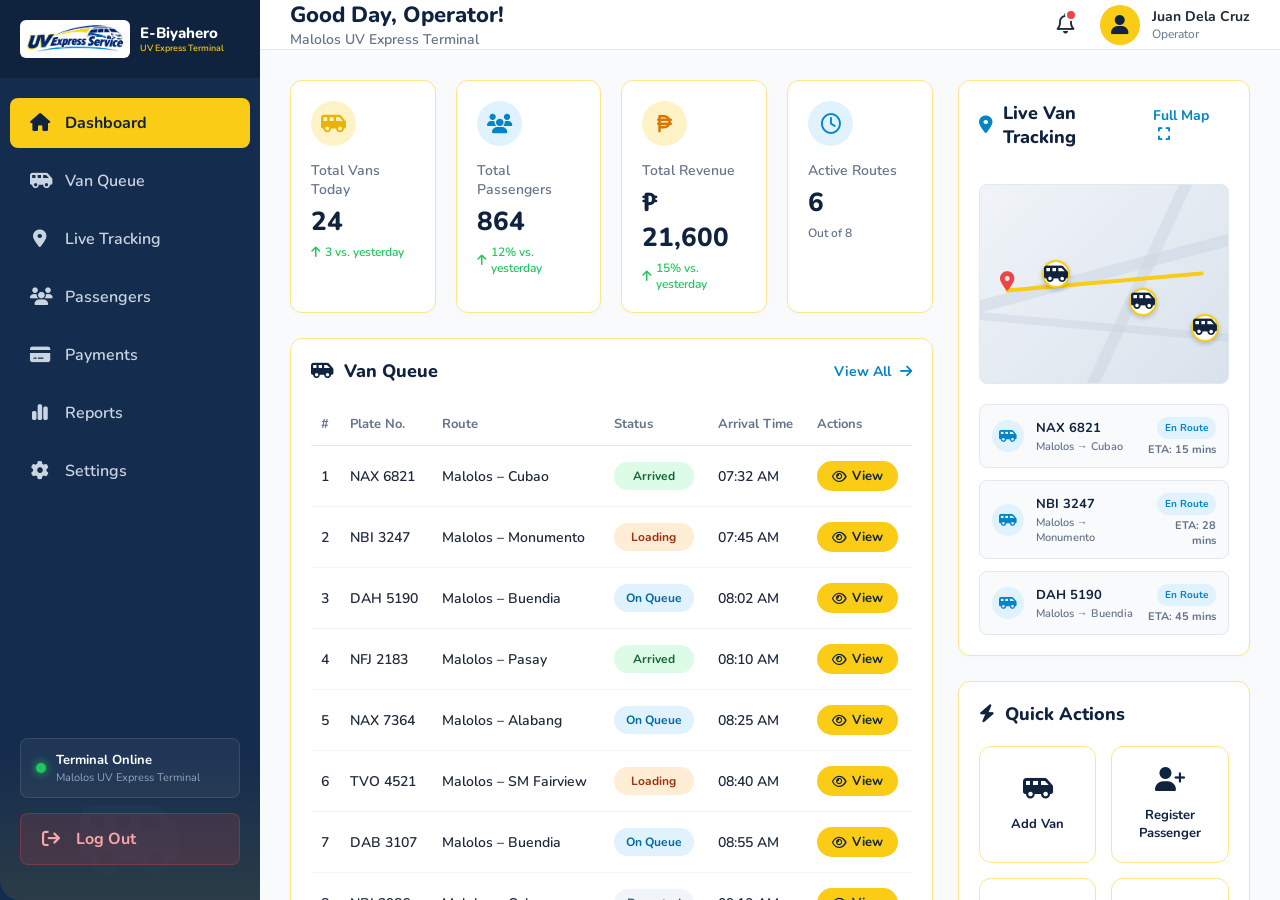
<file: operatorDashboard.html>
<!DOCTYPE html>
<html lang="en">
<head>
    <meta charset="UTF-8">
    <meta name="viewport" content="width=device-width, initial-scale=1.0">
    <title>E-Biyahero</title>
    <link rel="stylesheet" href="https://cdnjs.cloudflare.com/ajax/libs/font-awesome/6.4.0/css/all.min.css">
    <link href="https://fonts.googleapis.com/css2?family=Nunito:wght@400;600;700;800&display=swap" rel="stylesheet">
    <style>
        :root {
            --navy-blue: #0f233f; --sidebar-blue: #142c4e; --yellow: #facc15; --yellow-hover: #eab308;
            --bg-light: #f8fafc; --card-bg: #ffffff; --text-main: #1e293b; --text-muted: #64748b; --border-color: #e2e8f0;
            --status-arrived-bg: #dcfce7; --status-arrived-text: #166534; --status-loading-bg: #ffedd5; --status-loading-text: #9a3412;
            --status-queue-bg: #e0f2fe; --status-queue-text: #0369a1; --status-departed-bg: #f1f5f9; --status-departed-text: #475569;
            --status-enroute-bg: #e0f2fe; --status-enroute-text: #0284c7;
        }
        * { margin: 0; padding: 0; box-sizing: border-box; font-family: 'Nunito', sans-serif; }
        body { background-color: var(--bg-light); display: flex; height: 100vh; overflow: hidden; color: var(--text-main); }

        /* --- SIDEBAR --- */
        .sidebar { width: 260px; background-color: var(--sidebar-blue); color: white; display: flex; flex-direction: column; position: relative; transition: all 0.3s; flex-shrink: 0; z-index: 20; }
        .logo-container { padding: 20px; display: flex; align-items: center; gap: 10px; background-color: var(--navy-blue); }
        
        /* LOGO IMAGE */
        .logo-img {
            height: 38px;
            width: auto;
            border-radius: 6px;
            object-fit: contain;
            background-color: white;
            padding: 2px 4px;
            flex-shrink: 0;
        }
        .logo-icon { font-size: 28px; color: var(--yellow); }
        .logo-text { min-width: 0; }
        /* SMALLER TITLE SO IT FITS ON ONE LINE */
        .logo-text h1 { font-size: 15px; font-weight: 800; line-height: 1.2; white-space: nowrap; }
        .logo-text p { font-size: 9px; color: var(--yellow); font-weight: 600; white-space: nowrap; }
        .nav-menu { padding: 20px 10px; flex-grow: 1; }
        .nav-item { display: flex; align-items: center; gap: 15px; padding: 14px 20px; color: #cbd5e1; text-decoration: none; border-radius: 8px; margin-bottom: 8px; font-weight: 600; transition: all 0.2s; }
        .nav-item:hover { background-color: rgba(255, 255, 255, 0.1); color: white; }
        .nav-item.active { background-color: var(--yellow); color: var(--navy-blue); font-weight: 700; }
        .nav-item i { width: 20px; text-align: center; font-size: 18px; }
        .sidebar-footer { padding: 20px; position: relative; margin-top: auto; }
        .status-box { background-color: rgba(255, 255, 255, 0.05); border: 1px solid rgba(255, 255, 255, 0.1); border-radius: 8px; padding: 12px 15px; display: flex; align-items: center; gap: 10px; margin-bottom: 15px; z-index: 2; position: relative; }
        .status-dot { width: 10px; height: 10px; background-color: #22c55e; border-radius: 50%; box-shadow: 0 0 8px #22c55e; flex-shrink: 0; }
        .status-text { font-size: 12px; }
        .status-text strong { display: block; font-size: 13px; white-space: nowrap; }
        .status-text span { color: #94a3b8; font-size: 11px; }
        .sidebar-illustration { position: absolute; bottom: 0; left: 0; width: 100%; height: 150px; background: linear-gradient(to top, var(--yellow) 0%, transparent 100%); opacity: 0.1; border-radius: 0 0 0 20px; z-index: 1; display: flex; justify-content: center; align-items: flex-end; padding-bottom: 20px; pointer-events: none; }
        .sidebar-illustration i { font-size: 80px; color: white; opacity: 0.2; }

        /* --- LOGOUT BUTTON --- */
        .logout-btn {
            display: flex;
            align-items: center;
            gap: 15px;
            padding: 14px 20px;
            background-color: rgba(239, 68, 68, 0.15);
            color: #fca5a5;
            text-decoration: none;
            border-radius: 8px;
            font-weight: 700;
            border: 1px solid rgba(239, 68, 68, 0.3);
            transition: all 0.2s;
            position: relative;
            z-index: 2;
            margin-bottom: 15px;
        }
        .logout-btn:hover {
            background-color: #ef4444;
            color: white;
            border-color: #ef4444;
        }
        .logout-btn i { width: 20px; text-align: center; font-size: 18px; }

        /* --- MAIN CONTENT --- */
        .main-content { flex-grow: 1; display: flex; flex-direction: column; overflow-y: auto; }
        .topbar { background-color: var(--card-bg); height: 80px; display: flex; justify-content: space-between; align-items: center; padding: 0 30px; border-bottom: 1px solid var(--border-color); position: sticky; top: 0; z-index: 10; }
        .topbar-left { display: flex; align-items: center; gap: 20px; }
        .menu-toggle { font-size: 20px; color: var(--text-main); cursor: pointer; display: none; }
        .greeting h2 { font-size: 22px; font-weight: 800; color: var(--navy-blue); }
        .greeting p { font-size: 14px; color: var(--text-muted); font-weight: 600; }
        .topbar-right { display: flex; align-items: center; gap: 25px; }
        .notification-icon { position: relative; font-size: 20px; color: var(--text-main); cursor: pointer; }
        .notification-icon::after { content: ''; position: absolute; top: -2px; right: -2px; width: 8px; height: 8px; background-color: #ef4444; border-radius: 50%; border: 2px solid white; }
        .user-profile { display: flex; align-items: center; gap: 12px; cursor: pointer; }
        .avatar { width: 40px; height: 40px; background-color: var(--yellow); border-radius: 50%; display: flex; justify-content: center; align-items: center; font-size: 20px; color: var(--navy-blue); }
        .user-info h4 { font-size: 14px; font-weight: 700; }
        .user-info p { font-size: 12px; color: var(--text-muted); }

        /* --- DASHBOARD GRID --- */
        .dashboard-container { padding: 30px; display: grid; grid-template-columns: 2.2fr 1fr; gap: 25px; align-items: start; }
        .left-column { display: flex; flex-direction: column; gap: 25px; }
        .stats-grid { display: grid; grid-template-columns: repeat(4, 1fr); gap: 20px; }
        .stat-card { background-color: var(--card-bg); border: 1px solid #fde68a; border-radius: 12px; padding: 20px; box-shadow: 0 2px 4px rgba(0,0,0,0.02); }
        .stat-icon { width: 45px; height: 45px; border-radius: 50%; background-color: #fef3c7; color: var(--yellow-hover); display: flex; justify-content: center; align-items: center; font-size: 20px; margin-bottom: 15px; }
        .stat-card:nth-child(2) .stat-icon { background-color: #e0f2fe; color: #0284c7; }
        .stat-card:nth-child(3) .stat-icon { background-color: #fef3c7; color: #d97706; }
        .stat-card:nth-child(4) .stat-icon { background-color: #e0f2fe; color: #0284c7; }
        .stat-title { font-size: 14px; color: var(--text-muted); font-weight: 600; margin-bottom: 5px; }
        .stat-value { font-size: 26px; font-weight: 800; color: var(--navy-blue); margin-bottom: 5px; }
        .stat-trend { font-size: 12px; font-weight: 600; color: #22c55e; display: flex; align-items: center; gap: 5px; }
        .stat-trend.neutral { color: var(--text-muted); }

        .panel { background-color: var(--card-bg); border: 1px solid #fde68a; border-radius: 12px; padding: 20px; box-shadow: 0 2px 4px rgba(0,0,0,0.02); }
        .panel-header { display: flex; justify-content: space-between; align-items: center; margin-bottom: 20px; }
        .panel-title { font-size: 18px; font-weight: 800; color: var(--navy-blue); display: flex; align-items: center; gap: 10px; }
        .view-all { color: #0284c7; font-size: 14px; font-weight: 700; text-decoration: none; }
        .view-all i { margin-left: 5px; }
        .table-responsive { width: 100%; overflow-x: auto; }
        table { width: 100%; border-collapse: collapse; text-align: left; }
        th { font-size: 13px; color: var(--text-muted); font-weight: 700; padding: 12px 10px; border-bottom: 1px solid var(--border-color); }
        td { padding: 15px 10px; font-size: 14px; font-weight: 600; border-bottom: 1px solid #f1f5f9; }
        tr:last-child td { border-bottom: none; }
        .status-badge { padding: 6px 12px; border-radius: 20px; font-size: 12px; font-weight: 700; display: inline-block; text-align: center; min-width: 80px; }
        .status-arrived { background-color: var(--status-arrived-bg); color: var(--status-arrived-text); }
        .status-loading { background-color: var(--status-loading-bg); color: var(--status-loading-text); }
        .status-queue { background-color: var(--status-queue-bg); color: var(--status-queue-text); }
        .status-departed { background-color: var(--status-departed-bg); color: var(--status-departed-text); }
        .status-enroute { background-color: var(--status-enroute-bg); color: var(--status-enroute-text); }
        .btn-view { background-color: var(--yellow); color: var(--navy-blue); border: none; padding: 6px 15px; border-radius: 20px; font-size: 13px; font-weight: 700; cursor: pointer; display: inline-flex; align-items: center; gap: 5px; transition: background 0.2s; }
        .btn-view:hover { background-color: var(--yellow-hover); }
        .schedule-panel { margin-top: 10px; }
        .schedule-grid { display: grid; grid-template-columns: repeat(3, 1fr); gap: 15px; }
        .schedule-item { background-color: #fffbeb; border: 1px solid #fef3c7; border-radius: 8px; padding: 15px; display: flex; align-items: center; gap: 15px; }
        .schedule-icon { font-size: 24px; color: var(--yellow-hover); }
        .schedule-info h4 { font-size: 20px; font-weight: 800; color: var(--navy-blue); }
        .schedule-info p { font-size: 13px; color: var(--text-muted); font-weight: 600; }

        .right-column { display: flex; flex-direction: column; gap: 25px; }
        .live-tracking-panel { display: flex; flex-direction: column; gap: 15px; }
        .map-container { width: 100%; height: 200px; background-color: #eef2f7; border-radius: 8px; position: relative; overflow: hidden; border: 1px solid var(--border-color); margin-bottom: 5px; }
        .map-bg { width: 100%; height: 100%; background: linear-gradient(135deg, #f0f4f8 0%, #d9e2ec 100%); position: relative; }
        .map-road { position: absolute; background-color: #cbd5e1; opacity: 0.5; }
        .road-1 { width: 150%; height: 12px; top: 40%; left: -20%; transform: rotate(-15deg); }
        .road-2 { width: 12px; height: 150%; top: -20%; left: 60%; transform: rotate(25deg); }
        .road-3 { width: 150%; height: 8px; top: 70%; left: -20%; transform: rotate(5deg); }
        .map-route-line { position: absolute; top: 48%; left: 10%; width: 80%; height: 4px; background-color: var(--yellow); border-radius: 2px; transform: rotate(-5deg); }
        .map-van-icon { position: absolute; color: var(--navy-blue); font-size: 1.2rem; background-color: white; border: 2px solid var(--yellow); border-radius: 50%; width: 28px; height: 28px; display: flex; justify-content: center; align-items: center; box-shadow: 0 2px 5px rgba(0,0,0,0.2); z-index: 2; }
        .van-icon-1 { top: 38%; left: 25%; }
        .van-icon-2 { top: 52%; left: 60%; }
        .van-icon-3 { top: 65%; left: 85%; }
        .map-marker { position: absolute; color: #ef4444; font-size: 1.2rem; z-index: 2; }
        .marker-start { top: 44%; left: 8%; }
        .marker-end { top: 68%; left: 88%; }
        .active-vans-list { display: flex; flex-direction: column; gap: 12px; }
        .van-tracking-item { display: flex; justify-content: space-between; align-items: center; padding: 10px 12px; background-color: #f8fafc; border: 1px solid var(--border-color); border-radius: 8px; transition: all 0.2s; }
        .van-tracking-item:hover { background-color: #f1f5f9; }
        .van-info-left { display: flex; align-items: center; gap: 12px; }
        .van-icon-small { width: 32px; height: 32px; background-color: #e0f2fe; color: #0284c7; border-radius: 50%; display: flex; justify-content: center; align-items: center; font-size: 14px; flex-shrink: 0; }
        .van-details h4 { font-size: 13px; font-weight: 700; color: var(--navy-blue); margin-bottom: 2px; }
        .van-details p { font-size: 11px; color: var(--text-muted); font-weight: 600; }
        .van-status { text-align: right; }
        .van-status .status-badge { font-size: 10px; padding: 4px 8px; min-width: auto; }
        .van-eta { font-size: 11px; color: var(--text-muted); font-weight: 700; margin-top: 3px; }
        .quick-actions-grid { display: grid; grid-template-columns: 1fr 1fr; gap: 15px; }
        .action-card { border: 1px solid #fde68a; border-radius: 12px; padding: 20px 10px; display: flex; flex-direction: column; align-items: center; justify-content: center; text-align: center; gap: 10px; cursor: pointer; transition: all 0.2s; background-color: white; }
        .action-card:hover { background-color: #fffbeb; transform: translateY(-2px); }
        .action-card i { font-size: 24px; color: var(--navy-blue); margin-bottom: 5px; }
        .action-card span { font-size: 13px; font-weight: 700; color: var(--navy-blue); }

        ::-webkit-scrollbar { width: 6px; height: 6px; }
        ::-webkit-scrollbar-track { background: transparent; }
        ::-webkit-scrollbar-thumb { background: #cbd5e1; border-radius: 10px; }
        ::-webkit-scrollbar-thumb:hover { background: #94a3b8; }

        @media (max-width: 1200px) { .dashboard-container { grid-template-columns: 1fr; } .stats-grid { grid-template-columns: repeat(2, 1fr); } }
        @media (max-width: 900px) { 
            .sidebar { width: 80px; } 
            .logo-text, .nav-item span, .status-text, .sidebar-illustration { display: none; } 
            .logo-container { justify-content: center; padding: 20px 0; } 
            .nav-item { justify-content: center; padding: 15px 0; } 
            .status-box { justify-content: center; padding: 10px; } 
            .menu-toggle { display: block; } 
            .schedule-grid { grid-template-columns: 1fr; } 
            .logout-btn span { display: none; } 
            .logout-btn { justify-content: center; padding: 15px 0; } 
            .logo-img { height: 34px; }
        }
        @media (max-width: 600px) { .stats-grid { grid-template-columns: 1fr; } .topbar { padding: 0 15px; } .dashboard-container { padding: 15px; } .user-info { display: none; } .van-tracking-item { flex-direction: column; align-items: flex-start; gap: 10px; } .van-status { text-align: left; width: 100%; display: flex; justify-content: space-between; align-items: center; } }
    </style>
</head>
<body>

    <!-- SIDEBAR -->
    <aside class="sidebar">
        <div class="logo-container">
            <!-- LOGO IMAGE -->
            <img src="logo.jpg" alt="E-Biyahero Logo" class="logo-img">
            <div class="logo-text">
                <h1>E-Biyahero</h1>
                <p>UV Express Terminal</p>
            </div>
        </div>
        <nav class="nav-menu">
            <a href="operatorDashboard.html" class="nav-item active"><i class="fa-solid fa-house"></i><span>Dashboard</span></a>
            <a href="vanQueue.html" class="nav-item"><i class="fa-solid fa-van-shuttle"></i><span>Van Queue</span></a>
            <a href="liveVanTracking.html" class="nav-item"><i class="fa-solid fa-location-dot"></i><span>Live Tracking</span></a>
            <a href="operatorPassenger.html" class="nav-item"><i class="fa-solid fa-users"></i><span>Passengers</span></a>
            <a href="operatorPayments.html" class="nav-item"><i class="fa-solid fa-credit-card"></i><span>Payments</span></a>
            <a href="operatorReports.html" class="nav-item"><i class="fa-solid fa-chart-simple"></i><span>Reports</span></a>
            <a href="operatorSettings.html" class="nav-item"><i class="fa-solid fa-gear"></i><span>Settings</span></a>
        </nav>
        <div class="sidebar-footer">
            <div class="status-box">
                <div class="status-dot"></div>
                <div class="status-text"><strong>Terminal Online</strong><span>Malolos UV Express Terminal</span></div>
            </div>
            <!-- LOG OUT BUTTON -->
            <a href="index.html" class="logout-btn">
                <i class="fa-solid fa-arrow-right-from-bracket"></i>
                <span>Log Out</span>
            </a>
            <div class="sidebar-illustration"><i class="fa-solid fa-van-shuttle"></i></div>
        </div>
    </aside>

    <main class="main-content">
        <header class="topbar">
            <div class="topbar-left">
                <i class="fa-solid fa-bars menu-toggle"></i>
                <div class="greeting">
                    <h2>Good Day, Operator!</h2>
                    <p>Malolos UV Express Terminal</p>
                </div>
            </div>
            <div class="topbar-right">
                <div class="notification-icon"><i class="fa-regular fa-bell"></i></div>
                <div class="user-profile">
                    <div class="avatar"><i class="fa-solid fa-user"></i></div>
                    <div class="user-info"><h4>Juan Dela Cruz</h4><p>Operator</p></div>
                </div>
            </div>
        </header>

        <div class="dashboard-container">
            <div class="left-column">
                <div class="stats-grid">
                    <div class="stat-card"><div class="stat-icon"><i class="fa-solid fa-van-shuttle"></i></div><div class="stat-title">Total Vans Today</div><div class="stat-value">24</div><div class="stat-trend"><i class="fa-solid fa-arrow-up"></i> 3 vs. yesterday</div></div>
                    <div class="stat-card"><div class="stat-icon"><i class="fa-solid fa-users"></i></div><div class="stat-title">Total Passengers</div><div class="stat-value">864</div><div class="stat-trend"><i class="fa-solid fa-arrow-up"></i> 12% vs. yesterday</div></div>
                    <div class="stat-card"><div class="stat-icon"><i class="fa-solid fa-peso-sign"></i></div><div class="stat-title">Total Revenue</div><div class="stat-value">₱ 21,600</div><div class="stat-trend"><i class="fa-solid fa-arrow-up"></i> 15% vs. yesterday</div></div>
                    <div class="stat-card"><div class="stat-icon"><i class="fa-regular fa-clock"></i></div><div class="stat-title">Active Routes</div><div class="stat-value">6</div><div class="stat-trend neutral">Out of 8</div></div>
                </div>

                <div class="panel">
                    <div class="panel-header">
                        <div class="panel-title"><i class="fa-solid fa-van-shuttle"></i> Van Queue</div>
                        <a href="vanQueue.html" class="view-all">View All <i class="fa-solid fa-arrow-right"></i></a>
                    </div>
                    <div class="table-responsive">
                        <table>
                            <thead><tr><th>#</th><th>Plate No.</th><th>Route</th><th>Status</th><th>Arrival Time</th><th>Actions</th></tr></thead>
                            <tbody>
                                <tr><td>1</td><td>NAX 6821</td><td>Malolos – Cubao</td><td><span class="status-badge status-arrived">Arrived</span></td><td>07:32 AM</td><td><button class="btn-view"><i class="fa-regular fa-eye"></i> View</button></td></tr>
                                <tr><td>2</td><td>NBI 3247</td><td>Malolos – Monumento</td><td><span class="status-badge status-loading">Loading</span></td><td>07:45 AM</td><td><button class="btn-view"><i class="fa-regular fa-eye"></i> View</button></td></tr>
                                <tr><td>3</td><td>DAH 5190</td><td>Malolos – Buendia</td><td><span class="status-badge status-queue">On Queue</span></td><td>08:02 AM</td><td><button class="btn-view"><i class="fa-regular fa-eye"></i> View</button></td></tr>
                                <tr><td>4</td><td>NFJ 2183</td><td>Malolos – Pasay</td><td><span class="status-badge status-arrived">Arrived</span></td><td>08:10 AM</td><td><button class="btn-view"><i class="fa-regular fa-eye"></i> View</button></td></tr>
                                <tr><td>5</td><td>NAX 7364</td><td>Malolos – Alabang</td><td><span class="status-badge status-queue">On Queue</span></td><td>08:25 AM</td><td><button class="btn-view"><i class="fa-regular fa-eye"></i> View</button></td></tr>
                                <tr><td>6</td><td>TVO 4521</td><td>Malolos – SM Fairview</td><td><span class="status-badge status-loading">Loading</span></td><td>08:40 AM</td><td><button class="btn-view"><i class="fa-regular fa-eye"></i> View</button></td></tr>
                                <tr><td>7</td><td>DAB 3107</td><td>Malolos – Buendia</td><td><span class="status-badge status-queue">On Queue</span></td><td>08:55 AM</td><td><button class="btn-view"><i class="fa-regular fa-eye"></i> View</button></td></tr>
                                <tr><td>8</td><td>NBI 2986</td><td>Malolos – Cubao</td><td><span class="status-badge status-departed">Departed</span></td><td>09:10 AM</td><td><button class="btn-view"><i class="fa-regular fa-eye"></i> View</button></td></tr>
                            </tbody>
                        </table>
                    </div>
                </div>

                <div class="panel schedule-panel">
                    <div class="panel-header"><div class="panel-title"><i class="fa-regular fa-calendar-alt"></i> Today's Schedule</div></div>
                    <div class="schedule-grid">
                        <div class="schedule-item"><i class="fa-solid fa-road schedule-icon"></i><div class="schedule-info"><h4>8</h4><p>Total Routes</p></div></div>
                        <div class="schedule-item"><i class="fa-solid fa-van-shuttle schedule-icon"></i><div class="schedule-info"><h4>24</h4><p>Expected Vans</p></div></div>
                        <div class="schedule-item"><i class="fa-solid fa-users schedule-icon"></i><div class="schedule-info"><h4>864</h4><p>Expected Passengers</p></div></div>
                    </div>
                </div>
            </div>

            <div class="right-column">
                <div class="panel live-tracking-panel">
                    <div class="panel-header">
                        <div class="panel-title"><i class="fa-solid fa-location-dot" style="color: #0284c7;"></i> Live Van Tracking</div>
                        <a href="liveVanTracking.html" class="view-all">Full Map <i class="fa-solid fa-expand"></i></a>
                    </div>
                    <div class="map-container">
                        <div class="map-bg">
                            <div class="map-road road-1"></div><div class="map-road road-2"></div><div class="map-road road-3"></div>
                            <div class="map-route-line"></div>
                            <i class="fa-solid fa-location-dot map-marker marker-start"></i>
                            <i class="fa-solid fa-flag-checkered map-marker marker-end" style="color: #166534;"></i>
                            <div class="map-van-icon van-icon-1"><i class="fa-solid fa-van-shuttle"></i></div>
                            <div class="map-van-icon van-icon-2"><i class="fa-solid fa-van-shuttle"></i></div>
                            <div class="map-van-icon van-icon-3"><i class="fa-solid fa-van-shuttle"></i></div>
                        </div>
                    </div>
                    <div class="active-vans-list">
                        <div class="van-tracking-item">
                            <div class="van-info-left"><div class="van-icon-small"><i class="fa-solid fa-van-shuttle"></i></div><div class="van-details"><h4>NAX 6821</h4><p>Malolos &rarr; Cubao</p></div></div>
                            <div class="van-status"><span class="status-badge status-enroute">En Route</span><div class="van-eta">ETA: 15 mins</div></div>
                        </div>
                        <div class="van-tracking-item">
                            <div class="van-info-left"><div class="van-icon-small"><i class="fa-solid fa-van-shuttle"></i></div><div class="van-details"><h4>NBI 3247</h4><p>Malolos &rarr; Monumento</p></div></div>
                            <div class="van-status"><span class="status-badge status-enroute">En Route</span><div class="van-eta">ETA: 28 mins</div></div>
                        </div>
                        <div class="van-tracking-item">
                            <div class="van-info-left"><div class="van-icon-small"><i class="fa-solid fa-van-shuttle"></i></div><div class="van-details"><h4>DAH 5190</h4><p>Malolos &rarr; Buendia</p></div></div>
                            <div class="van-status"><span class="status-badge status-enroute">En Route</span><div class="van-eta">ETA: 45 mins</div></div>
                        </div>
                    </div>
                </div>

                <div class="panel">
                    <div class="panel-header"><div class="panel-title"><i class="fa-solid fa-bolt"></i> Quick Actions</div></div>
                    <div class="quick-actions-grid">
                        <div class="action-card"><i class="fa-solid fa-van-shuttle"></i><span>Add Van</span></div>
                        <div class="action-card"><i class="fa-solid fa-user-plus"></i><span>Register Passenger</span></div>
                        <div class="action-card"><i class="fa-regular fa-credit-card"></i><span>Record Payment</span></div>
                        <div class="action-card"><i class="fa-regular fa-file-lines"></i><span>View Reports</span></div>
                    </div>
                </div>
            </div>
        </div>
    </main>

</body>
</html>
</file>
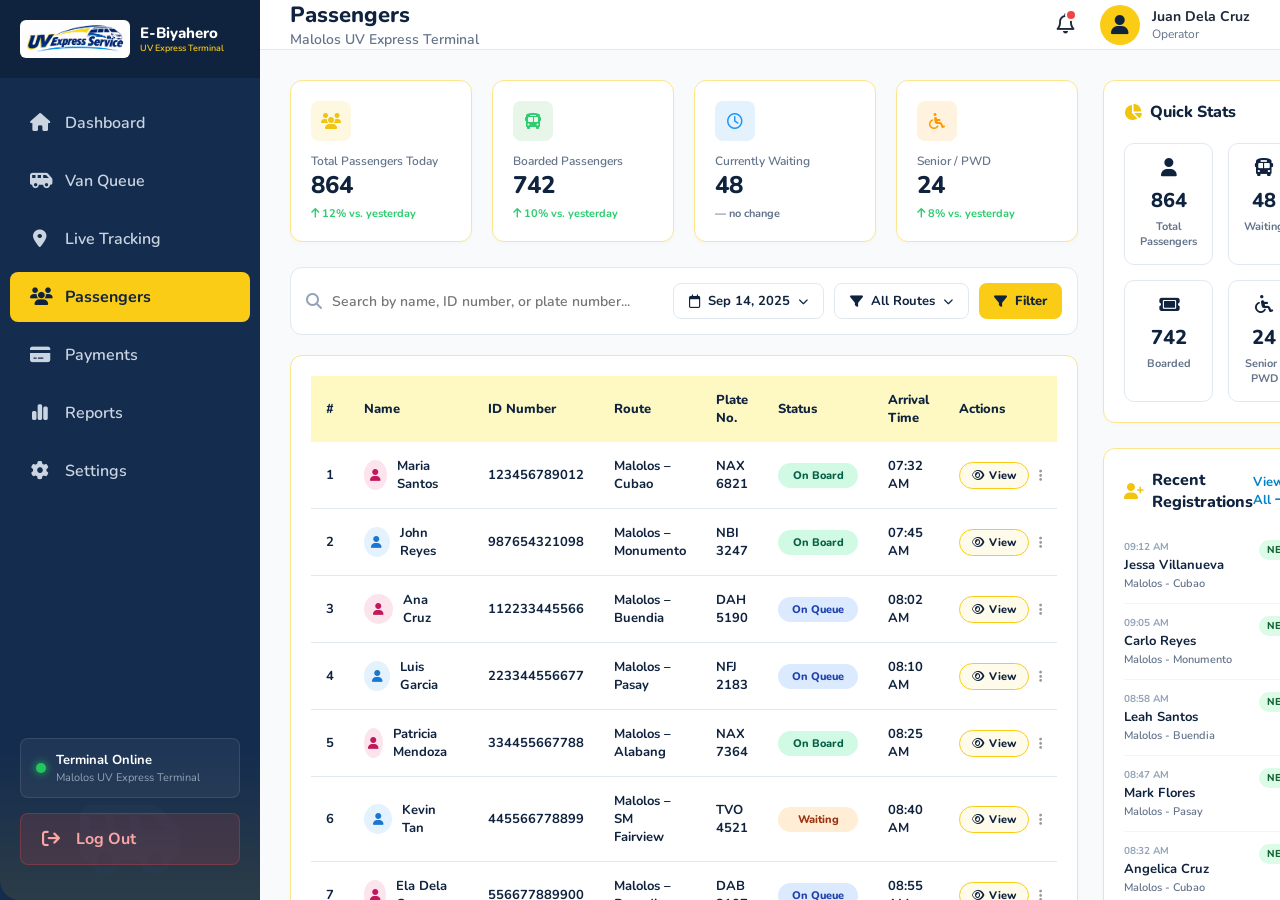
<file: operatorPassenger.html>
<!DOCTYPE html>
<html lang="en">
<head>
    <meta charset="UTF-8">
    <meta name="viewport" content="width=device-width, initial-scale=1.0">
    <title>Operator Passengers - E-Biyahero</title>
    <link rel="stylesheet" href="https://cdnjs.cloudflare.com/ajax/libs/font-awesome/6.4.0/css/all.min.css">
    <link href="https://fonts.googleapis.com/css2?family=Nunito:wght@400;600;700;800&display=swap" rel="stylesheet">
    <style>
        :root {
            --navy-blue: #0f233f; --sidebar-blue: #142c4e; --yellow: #facc15; --yellow-hover: #eab308;
            --bg-light: #f8fafc; --card-bg: #ffffff; --text-main: #1e293b; --text-muted: #64748b; --border-color: #e2e8f0;
            --status-green-bg: #d1fae5; --status-green-text: #065f46;
            --status-blue-bg: #dbeafe; --status-blue-text: #1e40af;
            --status-orange-bg: #ffedd5; --status-orange-text: #9a3412;
        }
        * { margin: 0; padding: 0; box-sizing: border-box; font-family: 'Nunito', sans-serif; }
        body { background-color: var(--bg-light); display: flex; height: 100vh; overflow: hidden; color: var(--text-main); }

        .sidebar { width: 260px; background-color: var(--sidebar-blue); color: white; display: flex; flex-direction: column; position: relative; transition: all 0.3s; flex-shrink: 0; z-index: 20; }
        .logo-container { padding: 20px; display: flex; align-items: center; gap: 10px; background-color: var(--navy-blue); }
        
        /* LOGO IMAGE */
        .logo-img {
            height: 38px;
            width: auto;
            border-radius: 6px;
            object-fit: contain;
            background-color: white;
            padding: 2px 4px;
            flex-shrink: 0;
        }
        .logo-icon { font-size: 28px; color: var(--yellow); }
        .logo-text { min-width: 0; }
        /* SMALLER TITLE SO IT FITS ON ONE LINE */
        .logo-text h1 { font-size: 15px; font-weight: 800; line-height: 1.2; white-space: nowrap; }
        .logo-text p { font-size: 9px; color: var(--yellow); font-weight: 600; white-space: nowrap; }
        .nav-menu { padding: 20px 10px; flex-grow: 1; }
        .nav-item { display: flex; align-items: center; gap: 15px; padding: 14px 20px; color: #cbd5e1; text-decoration: none; border-radius: 8px; margin-bottom: 8px; font-weight: 600; transition: all 0.2s; }
        .nav-item:hover { background-color: rgba(255, 255, 255, 0.1); color: white; }
        .nav-item.active { background-color: var(--yellow); color: var(--navy-blue); font-weight: 700; }
        .nav-item i { width: 20px; text-align: center; font-size: 18px; }
        .sidebar-footer { padding: 20px; position: relative; margin-top: auto; }
        .status-box { background-color: rgba(255, 255, 255, 0.05); border: 1px solid rgba(255, 255, 255, 0.1); border-radius: 8px; padding: 12px 15px; display: flex; align-items: center; gap: 10px; margin-bottom: 15px; z-index: 2; position: relative; }
        .status-dot { width: 10px; height: 10px; background-color: #22c55e; border-radius: 50%; box-shadow: 0 0 8px #22c55e; flex-shrink: 0; }
        .status-text { font-size: 12px; }
        .status-text strong { display: block; font-size: 13px; white-space: nowrap; }
        .status-text span { color: #94a3b8; font-size: 11px; }
        .sidebar-illustration { position: absolute; bottom: 0; left: 0; width: 100%; height: 150px; background: linear-gradient(to top, var(--yellow) 0%, transparent 100%); opacity: 0.1; border-radius: 0 0 0 20px; z-index: 1; display: flex; justify-content: center; align-items: flex-end; padding-bottom: 20px; pointer-events: none; }
        .sidebar-illustration i { font-size: 80px; color: white; opacity: 0.2; }

        .logout-btn {
            display: flex; align-items: center; gap: 15px; padding: 14px 20px;
            background-color: rgba(239, 68, 68, 0.15); color: #fca5a5; text-decoration: none;
            border-radius: 8px; font-weight: 700; border: 1px solid rgba(239, 68, 68, 0.3);
            transition: all 0.2s; position: relative; z-index: 2; margin-bottom: 15px;
        }
        .logout-btn:hover { background-color: #ef4444; color: white; border-color: #ef4444; }
        .logout-btn i { width: 20px; text-align: center; font-size: 18px; }

        .main-content { flex-grow: 1; display: flex; flex-direction: column; overflow-y: auto; }
        .topbar { background-color: var(--card-bg); height: 80px; display: flex; justify-content: space-between; align-items: center; padding: 0 30px; border-bottom: 1px solid var(--border-color); position: sticky; top: 0; z-index: 10; }
        .topbar-left { display: flex; align-items: center; gap: 20px; }
        .menu-toggle { font-size: 20px; color: var(--text-main); cursor: pointer; display: none; }
        .greeting h2 { font-size: 22px; font-weight: 800; color: var(--navy-blue); }
        .greeting p { font-size: 14px; color: var(--text-muted); font-weight: 600; }
        .topbar-right { display: flex; align-items: center; gap: 25px; }
        .notification-icon { position: relative; font-size: 20px; color: var(--text-main); cursor: pointer; }
        .notification-icon::after { content: ''; position: absolute; top: -2px; right: -2px; width: 8px; height: 8px; background-color: #ef4444; border-radius: 50%; border: 2px solid white; }
        .user-profile { display: flex; align-items: center; gap: 12px; cursor: pointer; }
        .avatar { width: 40px; height: 40px; background-color: var(--yellow); border-radius: 50%; display: flex; justify-content: center; align-items: center; font-size: 20px; color: var(--navy-blue); }
        .user-info h4 { font-size: 14px; font-weight: 700; }
        .user-info p { font-size: 12px; color: var(--text-muted); }

        .dashboard-container { padding: 30px; display: grid; grid-template-columns: 2.5fr 1fr; gap: 25px; align-items: start; }
        .stats-grid { display: grid; grid-template-columns: repeat(4, 1fr); gap: 20px; margin-bottom: 25px; }
        .stat-card { background-color: var(--card-bg); border: 1px solid #fde68a; border-radius: 12px; padding: 20px; box-shadow: 0 2px 4px rgba(0,0,0,0.02); }
        .stat-icon-box { width: 40px; height: 40px; border-radius: 8px; display: flex; align-items: center; justify-content: center; margin-bottom: 12px; font-size: 1rem; }
        .icon-yellow { background: #fff8e1; color: #f1c40f; }
        .icon-green { background: #e8f5e9; color: #2ecc71; }
        .icon-blue { background: #e3f2fd; color: #2196f3; }
        .icon-orange { background: #fff3e0; color: #ff9800; }
        .stat-card h3 { font-size: 24px; font-weight: 800; color: var(--navy-blue); margin-bottom: 4px; }
        .stat-card p { font-size: 12px; color: var(--text-muted); font-weight: 600; }
        .stat-trend { font-size: 11px; margin-top: 5px; display: block; font-weight: 700; }
        .trend-up { color: #2ecc71; }
        .trend-neutral { color: var(--text-muted); }

        .filter-bar { display: flex; justify-content: space-between; align-items: center; background: var(--card-bg); padding: 15px; border-radius: 12px; margin-bottom: 20px; border: 1px solid var(--border-color); gap: 15px; }
        .search-input { display: flex; align-items: center; gap: 10px; flex-grow: 1; }
        .search-input input { border: none; outline: none; width: 100%; font-size: 14px; font-weight: 600; background: transparent; }
        .filters { display: flex; gap: 10px; }
        .filter-btn { background: white; border: 1px solid var(--border-color); padding: 8px 15px; border-radius: 8px; font-size: 13px; color: var(--navy-blue); cursor: pointer; display: flex; align-items: center; gap: 8px; font-weight: 700; }
        .btn-yellow { background-color: var(--yellow); border: none; color: var(--navy-blue); font-weight: 800; }

        .panel { background-color: var(--card-bg); border: 1px solid #fde68a; border-radius: 12px; padding: 20px; box-shadow: 0 2px 4px rgba(0,0,0,0.02); }
        .table-container { overflow: hidden; }
        table { width: 100%; border-collapse: collapse; font-size: 13px; }
        thead { background-color: #fef9c3; }
        th { text-align: left; padding: 15px 15px; color: var(--navy-blue); font-weight: 800; }
        td { padding: 15px 15px; border-bottom: 1px solid var(--border-color); color: var(--navy-blue); font-weight: 700; vertical-align: middle; }
        .user-cell { display: flex; align-items: center; gap: 10px; }
        .user-avatar { width: 30px; height: 30px; border-radius: 50%; display: flex; align-items: center; justify-content: center; font-size: 12px; }
        .status-badge { padding: 5px 10px; border-radius: 20px; font-size: 11px; font-weight: 800; display: inline-block; text-align: center; min-width: 80px; }
        .status-onboard { background-color: var(--status-green-bg); color: var(--status-green-text); }
        .status-queue { background-color: var(--status-blue-bg); color: var(--status-blue-text); }
        .status-waiting { background-color: var(--status-orange-bg); color: var(--status-orange-text); }
        .btn-view { background: #fffbeb; border: 1px solid var(--yellow); padding: 5px 12px; border-radius: 20px; font-size: 11px; cursor: pointer; color: var(--navy-blue); font-weight: 800; display: flex; align-items: center; gap: 5px; }
        .action-cell { display: flex; align-items: center; gap: 10px; }
        .action-dots { color: #999; cursor: pointer; }

        .right-column { display: flex; flex-direction: column; gap: 25px; }
        .section-title { font-size: 16px; font-weight: 800; margin-bottom: 20px; color: var(--navy-blue); display: flex; align-items: center; gap: 8px; }
        .quick-grid { display: grid; grid-template-columns: 1fr 1fr; gap: 15px; }
        .q-stat-card { border: 1px solid var(--border-color); border-radius: 10px; padding: 15px; text-align: center; display: flex; flex-direction: column; align-items: center; gap: 5px; }
        .q-stat-card i { font-size: 18px; margin-bottom: 5px; color: var(--navy-blue); }
        .q-stat-card span:first-of-type { font-size: 20px; font-weight: 800; color: var(--navy-blue); }
        .q-stat-card span:last-of-type { font-size: 11px; color: var(--text-muted); font-weight: 700; }

        .reg-header { display: flex; justify-content: space-between; align-items: center; margin-bottom: 15px; }
        .view-all { font-size: 13px; color: #0284c7; text-decoration: none; font-weight: 700; }
        .reg-list { list-style: none; }
        .reg-item { display: flex; justify-content: space-between; align-items: flex-start; padding: 12px 0; border-bottom: 1px solid #f1f5f9; }
        .reg-item:last-child { border-bottom: none; }
        .reg-info h5 { font-size: 13px; font-weight: 700; color: var(--navy-blue); margin-bottom: 2px; }
        .reg-info p { font-size: 11px; color: var(--text-muted); font-weight: 600; }
        .reg-time { font-size: 10px; color: #94a3b8; font-weight: 700; margin-bottom: 2px; display: block; }
        .badge-new { background-color: #dcfce7; color: #166534; font-size: 10px; padding: 3px 8px; border-radius: 10px; font-weight: 800; text-transform: uppercase; }

        ::-webkit-scrollbar { width: 6px; height: 6px; }
        ::-webkit-scrollbar-track { background: transparent; }
        ::-webkit-scrollbar-thumb { background: #cbd5e1; border-radius: 10px; }
        ::-webkit-scrollbar-thumb:hover { background: #94a3b8; }

        @media (max-width: 1200px) { .dashboard-container { grid-template-columns: 1fr; } }
        @media (max-width: 992px) { .stats-grid { grid-template-columns: 1fr 1fr; } .filters { flex-wrap: wrap; } }
        @media (max-width: 900px) { 
            .sidebar { width: 80px; } 
            .logo-text, .nav-item span, .status-text, .sidebar-illustration { display: none; } 
            .logo-container { justify-content: center; padding: 20px 0; } 
            .nav-item { justify-content: center; padding: 15px 0; } 
            .status-box { justify-content: center; padding: 10px; } 
            .menu-toggle { display: block; } 
            .logout-btn span { display: none; } 
            .logout-btn { justify-content: center; padding: 15px 0; } 
            .logo-img { height: 34px; }
        }
        @media (max-width: 600px) { .topbar { padding: 0 15px; } .dashboard-container { padding: 15px; } .user-info { display: none; } .stats-grid { grid-template-columns: 1fr; } .filter-bar { flex-direction: column; } }
    </style>
</head>
<body>

    <aside class="sidebar">
        <div class="logo-container">
            <!-- LOGO IMAGE -->
            <img src="logo.jpg" alt="E-Biyahero Logo" class="logo-img">
            <div class="logo-text"><h1>E-Biyahero</h1><p>UV Express Terminal</p></div>
        </div>
        <nav class="nav-menu">
            <a href="operatorDashboard.html" class="nav-item"><i class="fa-solid fa-house"></i><span>Dashboard</span></a>
            <a href="vanQueue.html" class="nav-item"><i class="fa-solid fa-van-shuttle"></i><span>Van Queue</span></a>
            <a href="liveVanTracking.html" class="nav-item"><i class="fa-solid fa-location-dot"></i><span>Live Tracking</span></a>
            <a href="operatorPassenger.html" class="nav-item active"><i class="fa-solid fa-users"></i><span>Passengers</span></a>
            <a href="operatorPayments.html" class="nav-item"><i class="fa-solid fa-credit-card"></i><span>Payments</span></a>
            <a href="operatorReports.html" class="nav-item"><i class="fa-solid fa-chart-simple"></i><span>Reports</span></a>
            <a href="operatorSettings.html" class="nav-item"><i class="fa-solid fa-gear"></i><span>Settings</span></a>
        </nav>
        <div class="sidebar-footer">
            <div class="status-box"><div class="status-dot"></div><div class="status-text"><strong>Terminal Online</strong><span>Malolos UV Express Terminal</span></div></div>
            <a href="index.html" class="logout-btn">
                <i class="fa-solid fa-arrow-right-from-bracket"></i>
                <span>Log Out</span>
            </a>
            <div class="sidebar-illustration"><i class="fa-solid fa-van-shuttle"></i></div>
        </div>
    </aside>

    <main class="main-content">
        <header class="topbar">
            <div class="topbar-left">
                <i class="fa-solid fa-bars menu-toggle"></i>
                <div class="greeting">
                    <h2>Passengers</h2>
                    <p>Malolos UV Express Terminal</p>
                </div>
            </div>
            <div class="topbar-right">
                <div class="notification-icon"><i class="fa-regular fa-bell"></i></div>
                <div class="user-profile">
                    <div class="avatar"><i class="fa-solid fa-user"></i></div>
                    <div class="user-info"><h4>Juan Dela Cruz</h4><p>Operator</p></div>
                </div>
            </div>
        </header>

        <div class="dashboard-container">
            <div class="left-column">
                <div class="stats-grid">
                    <div class="stat-card"><div class="stat-icon-box icon-yellow"><i class="fa-solid fa-users"></i></div><p>Total Passengers Today</p><h3>864</h3><span class="stat-trend trend-up"><i class="fa-solid fa-arrow-up"></i> 12% vs. yesterday</span></div>
                    <div class="stat-card"><div class="stat-icon-box icon-green"><i class="fa-solid fa-bus"></i></div><p>Boarded Passengers</p><h3>742</h3><span class="stat-trend trend-up"><i class="fa-solid fa-arrow-up"></i> 10% vs. yesterday</span></div>
                    <div class="stat-card"><div class="stat-icon-box icon-blue"><i class="fa-regular fa-clock"></i></div><p>Currently Waiting</p><h3>48</h3><span class="stat-trend trend-neutral">— no change</span></div>
                    <div class="stat-card"><div class="stat-icon-box icon-orange"><i class="fa-solid fa-wheelchair"></i></div><p>Senior / PWD</p><h3>24</h3><span class="stat-trend trend-up"><i class="fa-solid fa-arrow-up"></i> 8% vs. yesterday</span></div>
                </div>

                <div class="filter-bar">
                    <div class="search-input">
                        <i class="fa-solid fa-magnifying-glass" style="color: #94a3b8;"></i>
                        <input type="text" placeholder="Search by name, ID number, or plate number...">
                    </div>
                    <div class="filters">
                        <button class="filter-btn"><i class="fa-regular fa-calendar"></i> Sep 14, 2025 <i class="fa-solid fa-chevron-down" style="font-size:10px;"></i></button>
                        <button class="filter-btn"><i class="fa-solid fa-filter"></i> All Routes <i class="fa-solid fa-chevron-down" style="font-size:10px;"></i></button>
                        <button class="filter-btn btn-yellow"><i class="fa-solid fa-filter"></i> Filter</button>
                    </div>
                </div>

                <div class="panel table-container">
                    <table>
                        <thead>
                            <tr>
                                <th>#</th>
                                <th>Name</th>
                                <th>ID Number</th>
                                <th>Route</th>
                                <th>Plate No.</th>
                                <th>Status</th>
                                <th>Arrival Time</th>
                                <th>Actions</th>
                            </tr>
                        </thead>
                        <tbody>
                            <tr><td>1</td><td><div class="user-cell"><div class="user-avatar" style="background-color: #fce4ec; color: #c2185b;"><i class="fa-solid fa-user"></i></div>Maria Santos</div></td><td>123456789012</td><td>Malolos – Cubao</td><td>NAX 6821</td><td><span class="status-badge status-onboard">On Board</span></td><td>07:32 AM</td><td><div class="action-cell"><button class="btn-view"><i class="fa-regular fa-eye"></i> View</button><i class="fa-solid fa-ellipsis-vertical action-dots"></i></div></td></tr>
                            <tr><td>2</td><td><div class="user-cell"><div class="user-avatar" style="background-color: #e3f2fd; color: #1976d2;"><i class="fa-solid fa-user"></i></div>John Reyes</div></td><td>987654321098</td><td>Malolos – Monumento</td><td>NBI 3247</td><td><span class="status-badge status-onboard">On Board</span></td><td>07:45 AM</td><td><div class="action-cell"><button class="btn-view"><i class="fa-regular fa-eye"></i> View</button><i class="fa-solid fa-ellipsis-vertical action-dots"></i></div></td></tr>
                            <tr><td>3</td><td><div class="user-cell"><div class="user-avatar" style="background-color: #fce4ec; color: #c2185b;"><i class="fa-solid fa-user"></i></div>Ana Cruz</div></td><td>112233445566</td><td>Malolos – Buendia</td><td>DAH 5190</td><td><span class="status-badge status-queue">On Queue</span></td><td>08:02 AM</td><td><div class="action-cell"><button class="btn-view"><i class="fa-regular fa-eye"></i> View</button><i class="fa-solid fa-ellipsis-vertical action-dots"></i></div></td></tr>
                            <tr><td>4</td><td><div class="user-cell"><div class="user-avatar" style="background-color: #e3f2fd; color: #1976d2;"><i class="fa-solid fa-user"></i></div>Luis Garcia</div></td><td>223344556677</td><td>Malolos – Pasay</td><td>NFJ 2183</td><td><span class="status-badge status-queue">On Queue</span></td><td>08:10 AM</td><td><div class="action-cell"><button class="btn-view"><i class="fa-regular fa-eye"></i> View</button><i class="fa-solid fa-ellipsis-vertical action-dots"></i></div></td></tr>
                            <tr><td>5</td><td><div class="user-cell"><div class="user-avatar" style="background-color: #fce4ec; color: #c2185b;"><i class="fa-solid fa-user"></i></div>Patricia Mendoza</div></td><td>334455667788</td><td>Malolos – Alabang</td><td>NAX 7364</td><td><span class="status-badge status-onboard">On Board</span></td><td>08:25 AM</td><td><div class="action-cell"><button class="btn-view"><i class="fa-regular fa-eye"></i> View</button><i class="fa-solid fa-ellipsis-vertical action-dots"></i></div></td></tr>
                            <tr><td>6</td><td><div class="user-cell"><div class="user-avatar" style="background-color: #e3f2fd; color: #1976d2;"><i class="fa-solid fa-user"></i></div>Kevin Tan</div></td><td>445566778899</td><td>Malolos – SM Fairview</td><td>TVO 4521</td><td><span class="status-badge status-waiting">Waiting</span></td><td>08:40 AM</td><td><div class="action-cell"><button class="btn-view"><i class="fa-regular fa-eye"></i> View</button><i class="fa-solid fa-ellipsis-vertical action-dots"></i></div></td></tr>
                            <tr><td>7</td><td><div class="user-cell"><div class="user-avatar" style="background-color: #fce4ec; color: #c2185b;"><i class="fa-solid fa-user"></i></div>Ela Dela Cruz</div></td><td>556677889900</td><td>Malolos – Buendia</td><td>DAB 3107</td><td><span class="status-badge status-queue">On Queue</span></td><td>08:55 AM</td><td><div class="action-cell"><button class="btn-view"><i class="fa-regular fa-eye"></i> View</button><i class="fa-solid fa-ellipsis-vertical action-dots"></i></div></td></tr>
                        </tbody>
                    </table>
                </div>
            </div>

            <div class="right-column">
                <div class="panel">
                    <div class="section-title"><i class="fa-solid fa-chart-pie" style="color: #f1c40f;"></i> Quick Stats</div>
                    <div class="quick-grid">
                        <div class="q-stat-card"><i class="fa-solid fa-user"></i><span>864</span><span>Total Passengers</span></div>
                        <div class="q-stat-card"><i class="fa-solid fa-bus"></i><span>48</span><span>Waiting</span></div>
                        <div class="q-stat-card"><i class="fa-solid fa-ticket"></i><span>742</span><span>Boarded</span></div>
                        <div class="q-stat-card"><i class="fa-solid fa-wheelchair"></i><span>24</span><span>Senior / PWD</span></div>
                    </div>
                </div>

                <div class="panel">
                    <div class="reg-header">
                        <div class="section-title" style="margin-bottom: 0;"><i class="fa-solid fa-user-plus" style="color: #f1c40f;"></i> Recent Registrations</div>
                        <a href="#" class="view-all">View All <i class="fa-solid fa-arrow-right"></i></a>
                    </div>
                    <ul class="reg-list">
                        <li class="reg-item"><div class="reg-info"><span class="reg-time">09:12 AM</span><h5>Jessa Villanueva</h5><p>Malolos - Cubao</p></div><span class="badge-new">NEW</span></li>
                        <li class="reg-item"><div class="reg-info"><span class="reg-time">09:05 AM</span><h5>Carlo Reyes</h5><p>Malolos - Monumento</p></div><span class="badge-new">NEW</span></li>
                        <li class="reg-item"><div class="reg-info"><span class="reg-time">08:58 AM</span><h5>Leah Santos</h5><p>Malolos - Buendia</p></div><span class="badge-new">NEW</span></li>
                        <li class="reg-item"><div class="reg-info"><span class="reg-time">08:47 AM</span><h5>Mark Flores</h5><p>Malolos - Pasay</p></div><span class="badge-new">NEW</span></li>
                        <li class="reg-item"><div class="reg-info"><span class="reg-time">08:32 AM</span><h5>Angelica Cruz</h5><p>Malolos - Cubao</p></div><span class="badge-new">NEW</span></li>
                    </ul>
                </div>
            </div>
        </div>
    </main>

</body>
</html>
</file>
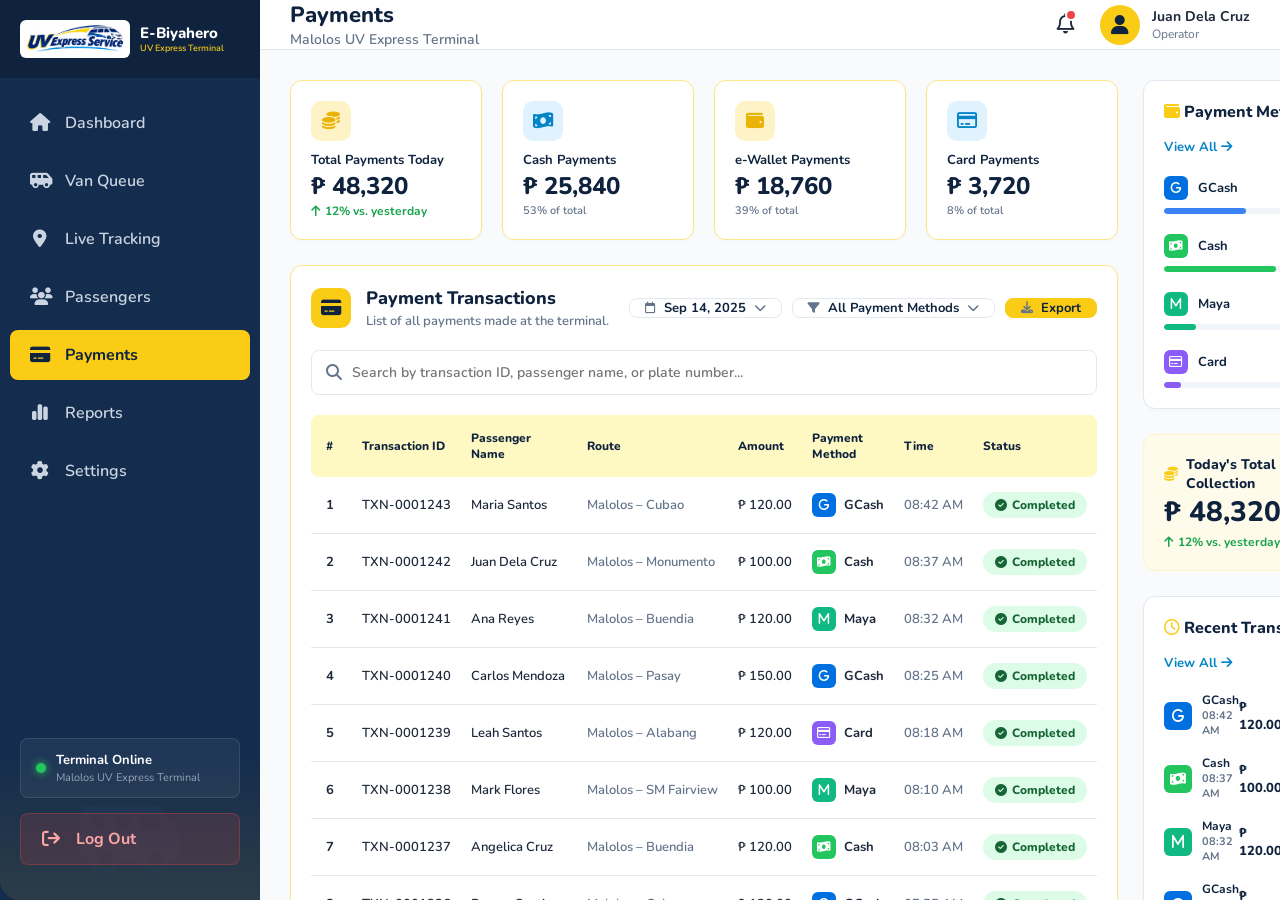
<file: operatorPayments.html>
<!DOCTYPE html>
<html lang="en">
<head>
    <meta charset="UTF-8">
    <meta name="viewport" content="width=device-width, initial-scale=1.0">
    <title>E-Biyahero - Payments</title>
    <link rel="stylesheet" href="https://cdnjs.cloudflare.com/ajax/libs/font-awesome/6.4.0/css/all.min.css">
    <link href="https://fonts.googleapis.com/css2?family=Nunito:wght@400;600;700;800&display=swap" rel="stylesheet">
    <style>
        :root {
            --navy-blue: #0f233f; --sidebar-blue: #142c4e; --yellow: #facc15; --yellow-hover: #eab308;
            --bg-light: #f8fafc; --card-bg: #ffffff; --text-main: #1e293b; --text-muted: #64748b; --border-color: #e2e8f0;
            --status-completed-bg: #dcfce7; --status-completed-text: #166534;
            --gcash-blue: #0070E0; --cash-green: #22c55e; --maya-green: #10b981; --card-purple: #8b5cf6;
        }
        * { margin: 0; padding: 0; box-sizing: border-box; font-family: 'Nunito', sans-serif; }
        body { background-color: var(--bg-light); display: flex; height: 100vh; overflow: hidden; color: var(--text-main); }

        .sidebar { width: 260px; background-color: var(--sidebar-blue); color: white; display: flex; flex-direction: column; position: relative; transition: all 0.3s; flex-shrink: 0; z-index: 20; }
        .logo-container { padding: 20px; display: flex; align-items: center; gap: 10px; background-color: var(--navy-blue); }
        
        /* LOGO IMAGE */
        .logo-img {
            height: 38px;
            width: auto;
            border-radius: 6px;
            object-fit: contain;
            background-color: white;
            padding: 2px 4px;
            flex-shrink: 0;
        }
        .logo-icon { font-size: 28px; color: var(--yellow); }
        .logo-text { min-width: 0; }
        /* SMALLER TITLE SO IT FITS ON ONE LINE */
        .logo-text h1 { font-size: 15px; font-weight: 800; line-height: 1.2; white-space: nowrap; }
        .logo-text p { font-size: 9px; color: var(--yellow); font-weight: 600; white-space: nowrap; }
        .nav-menu { padding: 20px 10px; flex-grow: 1; }
        .nav-item { display: flex; align-items: center; gap: 15px; padding: 14px 20px; color: #cbd5e1; text-decoration: none; border-radius: 8px; margin-bottom: 8px; font-weight: 600; transition: all 0.2s; }
        .nav-item:hover { background-color: rgba(255, 255, 255, 0.1); color: white; }
        .nav-item.active { background-color: var(--yellow); color: var(--navy-blue); font-weight: 700; }
        .nav-item i { width: 20px; text-align: center; font-size: 18px; }
        .sidebar-footer { padding: 20px; position: relative; margin-top: auto; }
        .status-box { background-color: rgba(255, 255, 255, 0.05); border: 1px solid rgba(255, 255, 255, 0.1); border-radius: 8px; padding: 12px 15px; display: flex; align-items: center; gap: 10px; margin-bottom: 15px; z-index: 2; position: relative; }
        .status-dot { width: 10px; height: 10px; background-color: #22c55e; border-radius: 50%; box-shadow: 0 0 8px #22c55e; flex-shrink: 0; }
        .status-text { font-size: 12px; }
        .status-text strong { display: block; font-size: 13px; white-space: nowrap; }
        .status-text span { color: #94a3b8; font-size: 11px; }
        .sidebar-illustration { position: absolute; bottom: 0; left: 0; width: 100%; height: 150px; background: linear-gradient(to top, var(--yellow) 0%, transparent 100%); opacity: 0.1; border-radius: 0 0 0 20px; z-index: 1; display: flex; justify-content: center; align-items: flex-end; padding-bottom: 20px; pointer-events: none; }
        .sidebar-illustration i { font-size: 80px; color: white; opacity: 0.2; }

        .logout-btn {
            display: flex; align-items: center; gap: 15px; padding: 14px 20px;
            background-color: rgba(239, 68, 68, 0.15); color: #fca5a5; text-decoration: none;
            border-radius: 8px; font-weight: 700; border: 1px solid rgba(239, 68, 68, 0.3);
            transition: all 0.2s; position: relative; z-index: 2; margin-bottom: 15px;
        }
        .logout-btn:hover { background-color: #ef4444; color: white; border-color: #ef4444; }
        .logout-btn i { width: 20px; text-align: center; font-size: 18px; }

        .main-content { flex-grow: 1; display: flex; flex-direction: column; overflow-y: auto; }
        .topbar { background-color: var(--card-bg); height: 80px; display: flex; justify-content: space-between; align-items: center; padding: 0 30px; border-bottom: 1px solid var(--border-color); position: sticky; top: 0; z-index: 10; }
        .topbar-left { display: flex; align-items: center; gap: 20px; }
        .menu-toggle { font-size: 20px; color: var(--text-main); cursor: pointer; display: none; }
        .greeting h2 { font-size: 22px; font-weight: 800; color: var(--navy-blue); }
        .greeting p { font-size: 14px; color: var(--text-muted); font-weight: 600; }
        .topbar-right { display: flex; align-items: center; gap: 25px; }
        .notification-icon { position: relative; font-size: 20px; color: var(--text-main); cursor: pointer; }
        .notification-icon::after { content: ''; position: absolute; top: -2px; right: -2px; width: 8px; height: 8px; background-color: #ef4444; border-radius: 50%; border: 2px solid white; }
        .user-profile { display: flex; align-items: center; gap: 12px; cursor: pointer; }
        .avatar { width: 40px; height: 40px; background-color: var(--yellow); border-radius: 50%; display: flex; justify-content: center; align-items: center; font-size: 20px; color: var(--navy-blue); }
        .user-info h4 { font-size: 14px; font-weight: 700; }
        .user-info p { font-size: 12px; color: var(--text-muted); }

        .dashboard-container { padding: 30px; display: grid; grid-template-columns: 2.3fr 1fr; gap: 25px; align-items: start; }
        .left-column { display: flex; flex-direction: column; gap: 25px; }

        .stats-grid { display: grid; grid-template-columns: repeat(4, 1fr); gap: 20px; }
        .stat-card { background-color: var(--card-bg); border: 1px solid #fde68a; border-radius: 12px; padding: 20px; box-shadow: 0 2px 4px rgba(0,0,0,0.02); }
        .stat-icon { width: 40px; height: 40px; border-radius: 10px; background-color: #fef3c7; color: var(--yellow-hover); display: flex; justify-content: center; align-items: center; font-size: 18px; margin-bottom: 12px; }
        .stat-card:nth-child(2) .stat-icon { background-color: #e0f2fe; color: #0284c7; }
        .stat-card:nth-child(3) .stat-icon { background-color: #fef3c7; color: var(--yellow-hover); }
        .stat-card:nth-child(4) .stat-icon { background-color: #e0f2fe; color: #0284c7; }
        .stat-title { font-size: 13px; color: var(--navy-blue); font-weight: 700; margin-bottom: 5px; line-height: 1.2; }
        .stat-value { font-size: 24px; font-weight: 800; color: var(--navy-blue); margin-bottom: 5px; line-height: 1; }
        .stat-trend { font-size: 12px; font-weight: 700; color: #16a34a; display: flex; align-items: center; gap: 5px; }
        .stat-subtext { font-size: 11px; font-weight: 600; color: var(--text-muted); margin-top: 3px; }

        .filter-bar { display: flex; gap: 15px; margin-bottom: 20px; }
        .search-box { flex-grow: 1; position: relative; }
        .search-box i { position: absolute; left: 15px; top: 50%; transform: translateY(-50%); color: var(--text-muted); }
        .search-box input { width: 100%; padding: 12px 15px 12px 40px; border: 1px solid var(--border-color); border-radius: 8px; font-family: 'Nunito', sans-serif; font-size: 14px; font-weight: 600; color: var(--text-main); outline: none; transition: border 0.2s; }
        .search-box input:focus { border-color: var(--yellow); }
        .filter-btn { background-color: white; border: 1px solid var(--border-color); border-radius: 8px; padding: 0 15px; display: flex; align-items: center; gap: 8px; font-size: 13px; font-weight: 700; color: var(--navy-blue); cursor: pointer; white-space: nowrap; }
        .filter-btn i { color: var(--text-muted); font-size: 12px; }
        .filter-btn.primary { background-color: var(--yellow); border-color: var(--yellow); }

        .panel { background-color: var(--card-bg); border: 1px solid #fde68a; border-radius: 12px; padding: 20px; box-shadow: 0 2px 4px rgba(0,0,0,0.02); }
        .panel-header { display: flex; justify-content: space-between; align-items: center; margin-bottom: 20px; flex-wrap: wrap; gap: 15px; }
        .panel-title-group { display: flex; align-items: center; gap: 15px; }
        .panel-title-icon { width: 40px; height: 40px; background-color: var(--yellow); border-radius: 10px; display: flex; justify-content: center; align-items: center; color: var(--navy-blue); font-size: 18px; flex-shrink: 0; }
        .panel-title { font-size: 18px; font-weight: 800; color: var(--navy-blue); }
        .panel-subtitle { font-size: 13px; color: var(--text-muted); font-weight: 600; margin-top: 2px; }
        .table-responsive { width: 100%; overflow-x: auto; }
        table { width: 100%; border-collapse: collapse; text-align: left; }
        th { font-size: 12px; color: var(--navy-blue); font-weight: 800; padding: 15px 10px; background-color: #fef9c3; }
        th:first-child { border-top-left-radius: 8px; border-bottom-left-radius: 8px; padding-left: 15px; }
        th:last-child { border-top-right-radius: 8px; border-bottom-right-radius: 8px; }
        td { padding: 15px 10px; font-size: 13px; font-weight: 600; border-bottom: 1px solid var(--border-color); color: var(--text-muted); white-space: nowrap; }
        td:first-child { padding-left: 15px; color: var(--text-main); font-weight: 700; }
        td:nth-child(2), td:nth-child(3), td:nth-child(5) { color: var(--text-main); }
        tr:last-child td { border-bottom: none; }
        tr:hover { background-color: #f8fafc; }

        .payment-method-cell { display: flex; align-items: center; gap: 8px; color: var(--text-main); font-weight: 700; }
        .pm-icon { width: 24px; height: 24px; border-radius: 6px; display: flex; justify-content: center; align-items: center; font-size: 12px; color: white; flex-shrink: 0; }
        .pm-gcash { background-color: var(--gcash-blue); }
        .pm-cash { background-color: var(--cash-green); }
        .pm-maya { background-color: var(--maya-green); }
        .pm-card { background-color: var(--card-purple); }

        .status-badge { padding: 5px 12px; border-radius: 20px; font-size: 12px; font-weight: 800; display: inline-flex; align-items: center; gap: 5px; min-width: 100px; justify-content: center; }
        .status-completed { background-color: var(--status-completed-bg); color: var(--status-completed-text); }

        .pagination-container { display: flex; justify-content: space-between; align-items: center; margin-top: 20px; padding-top: 15px; border-top: 1px solid var(--border-color); }
        .pagination-info { font-size: 13px; font-weight: 600; color: var(--text-muted); }
        .pagination-controls { display: flex; gap: 5px; }
        .page-btn { width: 32px; height: 32px; display: flex; justify-content: center; align-items: center; border: 1px solid var(--border-color); background-color: white; border-radius: 6px; font-weight: 700; font-size: 13px; color: var(--text-muted); cursor: pointer; transition: all 0.2s; }
        .page-btn.active { background-color: var(--yellow); color: var(--navy-blue); border-color: var(--yellow); }
        .page-btn:hover:not(.active) { background-color: #f1f5f9; }

        .right-column { display: flex; flex-direction: column; gap: 25px; }
        .pm-list { display: flex; flex-direction: column; gap: 20px; }
        .pm-item { display: flex; flex-direction: column; gap: 8px; }
        .pm-header { display: flex; justify-content: space-between; align-items: center; }
        .pm-name-group { display: flex; align-items: center; gap: 10px; }
        .pm-name { font-size: 13px; font-weight: 700; color: var(--navy-blue); }
        .pm-values { display: flex; gap: 15px; font-size: 12px; font-weight: 700; color: var(--text-muted); }
        .pm-progress-bg { width: 100%; height: 6px; background-color: #f1f5f9; border-radius: 3px; overflow: hidden; }
        .pm-progress-bar { height: 100%; border-radius: 3px; }
        .pm-bar-gcash { width: 39%; background-color: #3b82f6; }
        .pm-bar-cash { width: 53%; background-color: #22c55e; }
        .pm-bar-maya { width: 15%; background-color: #10b981; }
        .pm-bar-card { width: 8%; background-color: #8b5cf6; }

        .collection-panel { background-color: #fffbeb; border: 1px solid #fef3c7; border-radius: 12px; padding: 20px; display: flex; justify-content: space-between; align-items: center; position: relative; overflow: hidden; }
        .collection-info h4 { font-size: 14px; font-weight: 800; color: var(--navy-blue); display: flex; align-items: center; gap: 8px; margin-bottom: 5px; }
        .collection-value { font-size: 28px; font-weight: 800; color: var(--navy-blue); line-height: 1; margin-bottom: 8px; }
        .collection-trend { font-size: 12px; font-weight: 700; color: #16a34a; display: flex; align-items: center; gap: 5px; }
        .mini-chart { display: flex; align-items: flex-end; gap: 3px; height: 40px; }
        .mini-chart .bar { width: 6px; background-color: var(--yellow); border-radius: 2px 2px 0 0; opacity: 0.5; }
        .mini-chart .bar:nth-child(1) { height: 30%; } .mini-chart .bar:nth-child(2) { height: 60%; } .mini-chart .bar:nth-child(3) { height: 45%; } .mini-chart .bar:nth-child(4) { height: 80%; } .mini-chart .bar:nth-child(5) { height: 50%; } .mini-chart .bar:nth-child(6) { height: 100%; opacity: 1; } .mini-chart .bar:nth-child(7) { height: 70%; }

        .reg-list { display: flex; flex-direction: column; gap: 15px; }
        .reg-item { display: flex; justify-content: space-between; align-items: center; }
        .reg-info { display: flex; align-items: center; gap: 10px; }
        .reg-details p { font-size: 11px; color: var(--text-muted); font-weight: 700; margin-bottom: 2px; }
        .reg-details h4 { font-size: 12px; font-weight: 700; color: var(--navy-blue); }
        .badge-sm { padding: 3px 10px; font-size: 10px; border-radius: 12px; font-weight: 800; text-transform: uppercase; background-color: var(--status-completed-bg); color: var(--status-completed-text); }

        ::-webkit-scrollbar { width: 6px; height: 6px; }
        ::-webkit-scrollbar-track { background: transparent; }
        ::-webkit-scrollbar-thumb { background: #cbd5e1; border-radius: 10px; }
        ::-webkit-scrollbar-thumb:hover { background: #94a3b8; }

        @media (max-width: 1200px) { .dashboard-container { grid-template-columns: 1fr; } .stats-grid { grid-template-columns: repeat(2, 1fr); } }
        @media (max-width: 900px) { 
            .sidebar { width: 80px; } 
            .logo-text, .nav-item span, .status-text, .sidebar-illustration { display: none; } 
            .logo-container { justify-content: center; padding: 20px 0; } 
            .nav-item { justify-content: center; padding: 15px 0; } 
            .status-box { justify-content: center; padding: 10px; } 
            .menu-toggle { display: block; } 
            .logout-btn span { display: none; } 
            .logout-btn { justify-content: center; padding: 15px 0; } 
            .filter-bar { flex-direction: column; } 
            .filter-btn { padding: 12px 15px; justify-content: center; } 
            .panel-header { flex-direction: column; align-items: flex-start; } 
            .logo-img { height: 34px; }
        }
        @media (max-width: 600px) { .topbar { padding: 0 15px; } .dashboard-container { padding: 15px; } .user-info { display: none; } .stats-grid { grid-template-columns: 1fr; } .pagination-container { flex-direction: column; gap: 15px; align-items: flex-start;} .collection-panel { flex-direction: column; align-items: flex-start; gap: 15px; } }
    </style>
</head>
<body>

    <aside class="sidebar">
        <div class="logo-container">
            <!-- LOGO IMAGE -->
            <img src="logo.jpg" alt="E-Biyahero Logo" class="logo-img">
            <div class="logo-text"><h1>E-Biyahero</h1><p>UV Express Terminal</p></div>
        </div>
        <nav class="nav-menu">
            <a href="operatorDashboard.html" class="nav-item"><i class="fa-solid fa-house"></i><span>Dashboard</span></a>
            <a href="vanQueue.html" class="nav-item"><i class="fa-solid fa-van-shuttle"></i><span>Van Queue</span></a>
            <a href="liveVanTracking.html" class="nav-item"><i class="fa-solid fa-location-dot"></i><span>Live Tracking</span></a>
            <a href="operatorPassenger.html" class="nav-item"><i class="fa-solid fa-users"></i><span>Passengers</span></a>
            <a href="operatorPayments.html" class="nav-item active"><i class="fa-solid fa-credit-card"></i><span>Payments</span></a>
            <a href="operatorReports.html" class="nav-item"><i class="fa-solid fa-chart-simple"></i><span>Reports</span></a>
            <a href="operatorSettings.html" class="nav-item"><i class="fa-solid fa-gear"></i><span>Settings</span></a>
        </nav>
        <div class="sidebar-footer">
            <div class="status-box"><div class="status-dot"></div><div class="status-text"><strong>Terminal Online</strong><span>Malolos UV Express Terminal</span></div></div>
            <a href="index.html" class="logout-btn">
                <i class="fa-solid fa-arrow-right-from-bracket"></i>
                <span>Log Out</span>
            </a>
            <div class="sidebar-illustration"><i class="fa-solid fa-van-shuttle"></i></div>
        </div>
    </aside>

    <main class="main-content">
        <header class="topbar">
            <div class="topbar-left">
                <i class="fa-solid fa-bars menu-toggle"></i>
                <div class="greeting"><h2>Payments</h2><p>Malolos UV Express Terminal</p></div>
            </div>
            <div class="topbar-right">
                <div class="notification-icon"><i class="fa-regular fa-bell"></i></div>
                <div class="user-profile">
                    <div class="avatar"><i class="fa-solid fa-user"></i></div>
                    <div class="user-info"><h4>Juan Dela Cruz</h4><p>Operator</p></div>
                </div>
            </div>
        </header>

        <div class="dashboard-container">
            <div class="left-column">
                <div class="stats-grid">
                    <div class="stat-card"><div class="stat-icon"><i class="fa-solid fa-coins"></i></div><div class="stat-title">Total Payments Today</div><div class="stat-value">₱ 48,320</div><div class="stat-trend"><i class="fa-solid fa-arrow-up"></i> 12% vs. yesterday</div></div>
                    <div class="stat-card"><div class="stat-icon"><i class="fa-solid fa-money-bill-wave"></i></div><div class="stat-title">Cash Payments</div><div class="stat-value">₱ 25,840</div><div class="stat-subtext">53% of total</div></div>
                    <div class="stat-card"><div class="stat-icon"><i class="fa-solid fa-wallet"></i></div><div class="stat-title">e-Wallet Payments</div><div class="stat-value">₱ 18,760</div><div class="stat-subtext">39% of total</div></div>
                    <div class="stat-card"><div class="stat-icon"><i class="fa-regular fa-credit-card"></i></div><div class="stat-title">Card Payments</div><div class="stat-value">₱ 3,720</div><div class="stat-subtext">8% of total</div></div>
                </div>

                <div class="panel">
                    <div class="panel-header">
                        <div class="panel-title-group">
                            <div class="panel-title-icon"><i class="fa-solid fa-credit-card"></i></div>
                            <div>
                                <div class="panel-title">Payment Transactions</div>
                                <div class="panel-subtitle">List of all payments made at the terminal.</div>
                            </div>
                        </div>
                        <div class="controls-group" style="display: flex; gap: 10px;">
                            <button class="filter-btn"><i class="fa-regular fa-calendar"></i> Sep 14, 2025 <i class="fa-solid fa-chevron-down"></i></button>
                            <button class="filter-btn"><i class="fa-solid fa-filter"></i> All Payment Methods <i class="fa-solid fa-chevron-down"></i></button>
                            <button class="filter-btn primary"><i class="fa-solid fa-download"></i> Export</button>
                        </div>
                    </div>
                    
                    <div class="filter-bar" style="margin-bottom: 20px;">
                        <div class="search-box">
                            <i class="fa-solid fa-magnifying-glass"></i>
                            <input type="text" placeholder="Search by transaction ID, passenger name, or plate number...">
                        </div>
                    </div>

                    <div class="table-responsive">
                        <table>
                            <thead>
                                <tr><th>#</th><th>Transaction ID</th><th>Passenger Name</th><th>Route</th><th>Amount</th><th>Payment Method</th><th>Time</th><th>Status</th></tr>
                            </thead>
                            <tbody>
                                <tr><td>1</td><td>TXN-0001243</td><td>Maria Santos</td><td>Malolos – Cubao</td><td>₱ 120.00</td><td><div class="payment-method-cell"><div class="pm-icon pm-gcash"><i class="fa-solid fa-g"></i></div> GCash</div></td><td>08:42 AM</td><td><span class="status-badge status-completed"><i class="fa-solid fa-check-circle"></i> Completed</span></td></tr>
                                <tr><td>2</td><td>TXN-0001242</td><td>Juan Dela Cruz</td><td>Malolos – Monumento</td><td>₱ 100.00</td><td><div class="payment-method-cell"><div class="pm-icon pm-cash"><i class="fa-solid fa-money-bill-wave"></i></div> Cash</div></td><td>08:37 AM</td><td><span class="status-badge status-completed"><i class="fa-solid fa-check-circle"></i> Completed</span></td></tr>
                                <tr><td>3</td><td>TXN-0001241</td><td>Ana Reyes</td><td>Malolos – Buendia</td><td>₱ 120.00</td><td><div class="payment-method-cell"><div class="pm-icon pm-maya"><i class="fa-solid fa-m"></i></div> Maya</div></td><td>08:32 AM</td><td><span class="status-badge status-completed"><i class="fa-solid fa-check-circle"></i> Completed</span></td></tr>
                                <tr><td>4</td><td>TXN-0001240</td><td>Carlos Mendoza</td><td>Malolos – Pasay</td><td>₱ 150.00</td><td><div class="payment-method-cell"><div class="pm-icon pm-gcash"><i class="fa-solid fa-g"></i></div> GCash</div></td><td>08:25 AM</td><td><span class="status-badge status-completed"><i class="fa-solid fa-check-circle"></i> Completed</span></td></tr>
                                <tr><td>5</td><td>TXN-0001239</td><td>Leah Santos</td><td>Malolos – Alabang</td><td>₱ 120.00</td><td><div class="payment-method-cell"><div class="pm-icon pm-card"><i class="fa-regular fa-credit-card"></i></div> Card</div></td><td>08:18 AM</td><td><span class="status-badge status-completed"><i class="fa-solid fa-check-circle"></i> Completed</span></td></tr>
                                <tr><td>6</td><td>TXN-0001238</td><td>Mark Flores</td><td>Malolos – SM Fairview</td><td>₱ 100.00</td><td><div class="payment-method-cell"><div class="pm-icon pm-maya"><i class="fa-solid fa-m"></i></div> Maya</div></td><td>08:10 AM</td><td><span class="status-badge status-completed"><i class="fa-solid fa-check-circle"></i> Completed</span></td></tr>
                                <tr><td>7</td><td>TXN-0001237</td><td>Angelica Cruz</td><td>Malolos – Buendia</td><td>₱ 120.00</td><td><div class="payment-method-cell"><div class="pm-icon pm-cash"><i class="fa-solid fa-money-bill-wave"></i></div> Cash</div></td><td>08:03 AM</td><td><span class="status-badge status-completed"><i class="fa-solid fa-check-circle"></i> Completed</span></td></tr>
                                <tr><td>8</td><td>TXN-0001236</td><td>Ramon Santiago</td><td>Malolos – Cubao</td><td>₱ 120.00</td><td><div class="payment-method-cell"><div class="pm-icon pm-gcash"><i class="fa-solid fa-g"></i></div> GCash</div></td><td>07:55 AM</td><td><span class="status-badge status-completed"><i class="fa-solid fa-check-circle"></i> Completed</span></td></tr>
                                <tr><td>9</td><td>TXN-0001235</td><td>Ella Dela Cruz</td><td>Malolos – Pasay</td><td>₱ 150.00</td><td><div class="payment-method-cell"><div class="pm-icon pm-card"><i class="fa-regular fa-credit-card"></i></div> Card</div></td><td>07:48 AM</td><td><span class="status-badge status-completed"><i class="fa-solid fa-check-circle"></i> Completed</span></td></tr>
                                <tr><td>10</td><td>TXN-0001234</td><td>Daniel Ramos</td><td>Malolos – Alabang</td><td>₱ 120.00</td><td><div class="payment-method-cell"><div class="pm-icon pm-maya"><i class="fa-solid fa-m"></i></div> Maya</div></td><td>07:40 AM</td><td><span class="status-badge status-completed"><i class="fa-solid fa-check-circle"></i> Completed</span></td></tr>
                            </tbody>
                        </table>
                    </div>

                    <div class="pagination-container">
                        <div class="pagination-info">Showing 1 – 10 of 258 transactions</div>
                        <div class="pagination-controls">
                            <button class="page-btn"><i class="fa-solid fa-chevron-left"></i></button>
                            <button class="page-btn active">1</button>
                            <button class="page-btn">2</button>
                            <button class="page-btn">3</button>
                            <button class="page-btn">4</button>
                            <button class="page-btn">5</button>
                            <button class="page-btn"><i class="fa-solid fa-chevron-right"></i></button>
                        </div>
                    </div>
                </div>
            </div>

            <div class="right-column">
                <div class="panel" style="border-color: var(--border-color);">
                    <div class="panel-header" style="margin-bottom: 20px;">
                        <div class="panel-title" style="font-size: 16px;"><i class="fa-solid fa-wallet" style="color: var(--yellow);"></i> Payment Methods</div>
                        <a href="#" style="font-size: 13px; color: #0284c7; font-weight: 700; text-decoration: none;">View All <i class="fa-solid fa-arrow-right"></i></a>
                    </div>
                    
                    <div class="pm-list">
                        <div class="pm-item">
                            <div class="pm-header">
                                <div class="pm-name-group"><div class="pm-icon pm-gcash"><i class="fa-solid fa-g"></i></div><div class="pm-name">GCash</div></div>
                                <div class="pm-values"><span>₱ 18,760</span><span>39%</span></div>
                            </div>
                            <div class="pm-progress-bg"><div class="pm-progress-bar pm-bar-gcash"></div></div>
                        </div>
                        <div class="pm-item">
                            <div class="pm-header">
                                <div class="pm-name-group"><div class="pm-icon pm-cash"><i class="fa-solid fa-money-bill-wave"></i></div><div class="pm-name">Cash</div></div>
                                <div class="pm-values"><span>₱ 25,840</span><span>53%</span></div>
                            </div>
                            <div class="pm-progress-bg"><div class="pm-progress-bar pm-bar-cash"></div></div>
                        </div>
                        <div class="pm-item">
                            <div class="pm-header">
                                <div class="pm-name-group"><div class="pm-icon pm-maya"><i class="fa-solid fa-m"></i></div><div class="pm-name">Maya</div></div>
                                <div class="pm-values"><span>₱ 7,200</span><span>15%</span></div>
                            </div>
                            <div class="pm-progress-bg"><div class="pm-progress-bar pm-bar-maya"></div></div>
                        </div>
                        <div class="pm-item">
                            <div class="pm-header">
                                <div class="pm-name-group"><div class="pm-icon pm-card"><i class="fa-regular fa-credit-card"></i></div><div class="pm-name">Card</div></div>
                                <div class="pm-values"><span>₱ 3,720</span><span>8%</span></div>
                            </div>
                            <div class="pm-progress-bg"><div class="pm-progress-bar pm-bar-card"></div></div>
                        </div>
                    </div>
                </div>

                <div class="collection-panel">
                    <div class="collection-info">
                        <h4><i class="fa-solid fa-coins" style="color: var(--yellow);"></i> Today's Total Collection</h4>
                        <div class="collection-value">₱ 48,320</div>
                        <div class="collection-trend"><i class="fa-solid fa-arrow-up"></i> 12% vs. yesterday</div>
                    </div>
                    <div class="mini-chart">
                        <div class="bar"></div><div class="bar"></div><div class="bar"></div><div class="bar"></div><div class="bar"></div><div class="bar"></div><div class="bar"></div>
                    </div>
                </div>

                <div class="panel" style="border-color: var(--border-color);">
                    <div class="panel-header" style="margin-bottom: 20px;">
                        <div class="panel-title" style="font-size: 16px;"><i class="fa-regular fa-clock" style="color: var(--yellow);"></i> Recent Transactions</div>
                        <a href="#" style="font-size: 13px; color: #0284c7; font-weight: 700; text-decoration: none;">View All <i class="fa-solid fa-arrow-right"></i></a>
                    </div>
                    
                    <div class="reg-list">
                        <div class="reg-item">
                            <div class="reg-info"><div class="pm-icon pm-gcash" style="width: 28px; height: 28px; font-size: 14px;"><i class="fa-solid fa-g"></i></div><div class="reg-details"><h4>GCash</h4><p>08:42 AM</p></div></div>
                            <div style="display: flex; align-items: center; gap: 10px;"><span style="font-size: 13px; font-weight: 800; color: var(--navy-blue);">₱ 120.00</span><span class="badge-sm">Completed</span></div>
                        </div>
                        <div class="reg-item">
                            <div class="reg-info"><div class="pm-icon pm-cash" style="width: 28px; height: 28px; font-size: 14px;"><i class="fa-solid fa-money-bill-wave"></i></div><div class="reg-details"><h4>Cash</h4><p>08:37 AM</p></div></div>
                            <div style="display: flex; align-items: center; gap: 10px;"><span style="font-size: 13px; font-weight: 800; color: var(--navy-blue);">₱ 100.00</span><span class="badge-sm">Completed</span></div>
                        </div>
                        <div class="reg-item">
                            <div class="reg-info"><div class="pm-icon pm-maya" style="width: 28px; height: 28px; font-size: 14px;"><i class="fa-solid fa-m"></i></div><div class="reg-details"><h4>Maya</h4><p>08:32 AM</p></div></div>
                            <div style="display: flex; align-items: center; gap: 10px;"><span style="font-size: 13px; font-weight: 800; color: var(--navy-blue);">₱ 120.00</span><span class="badge-sm">Completed</span></div>
                        </div>
                        <div class="reg-item">
                            <div class="reg-info"><div class="pm-icon pm-gcash" style="width: 28px; height: 28px; font-size: 14px;"><i class="fa-solid fa-g"></i></div><div class="reg-details"><h4>GCash</h4><p>08:25 AM</p></div></div>
                            <div style="display: flex; align-items: center; gap: 10px;"><span style="font-size: 13px; font-weight: 800; color: var(--navy-blue);">₱ 150.00</span><span class="badge-sm">Completed</span></div>
                        </div>
                    </div>
                </div>
            </div>
        </div>
    </main>
</body>
</html>
</file>
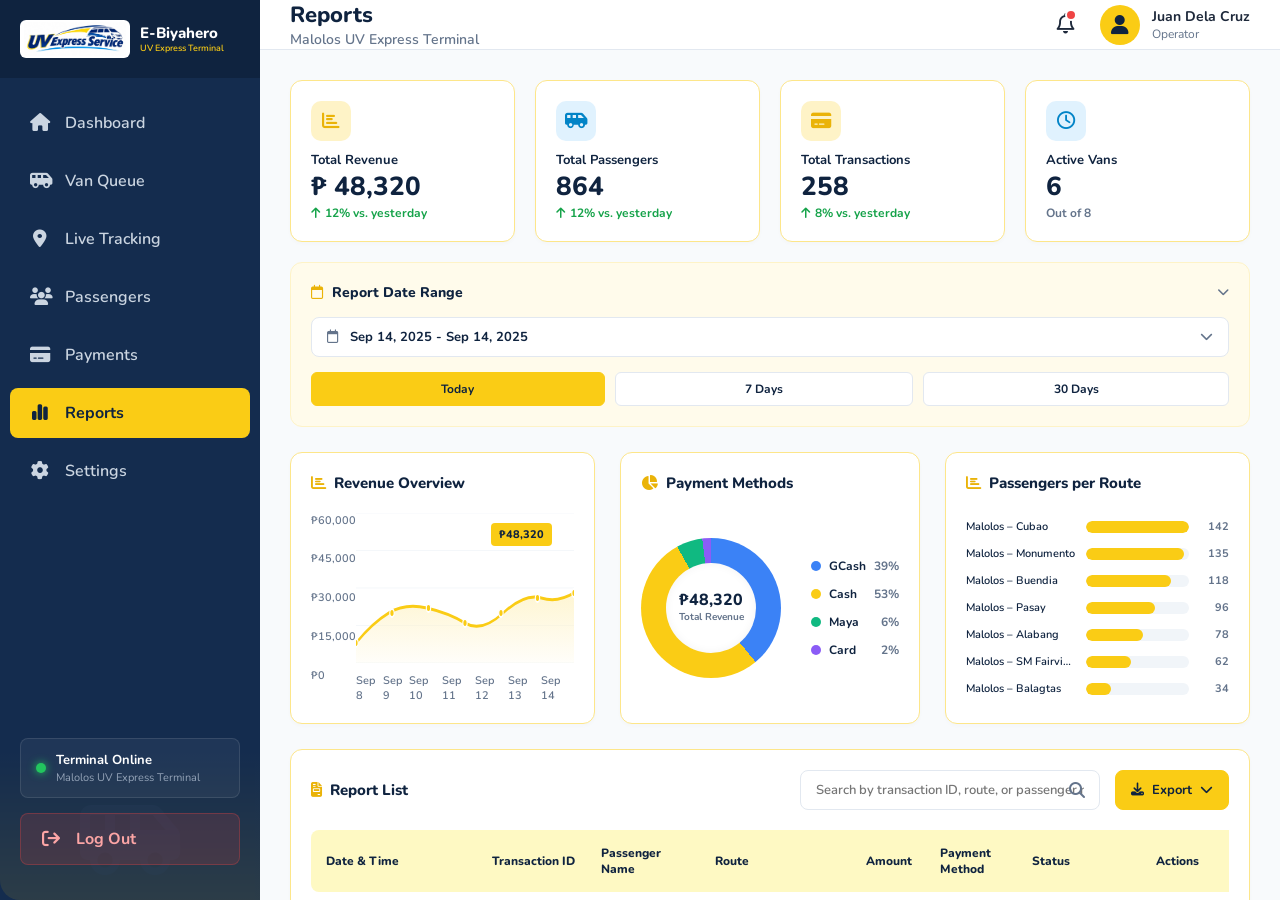
<file: operatorReports.html>
<!DOCTYPE html>
<html lang="en">
<head>
    <meta charset="UTF-8">
    <meta name="viewport" content="width=device-width, initial-scale=1.0">
    <title>E-Biyahero - Reports</title>
    <link rel="stylesheet" href="https://cdnjs.cloudflare.com/ajax/libs/font-awesome/6.4.0/css/all.min.css">
    <link href="https://fonts.googleapis.com/css2?family=Nunito:wght@400;600;700;800&display=swap" rel="stylesheet">
    <style>
        :root {
            --navy-blue: #0f233f; --sidebar-blue: #142c4e; --yellow: #facc15; --yellow-hover: #eab308;
            --bg-light: #f8fafc; --card-bg: #ffffff; --text-main: #1e293b; --text-muted: #64748b; --border-color: #e2e8f0;
            --status-completed-bg: #dcfce7; --status-completed-text: #166534;
            --gcash-blue: #0070E0; --cash-green: #22c55e; --maya-green: #10b981; --card-purple: #8b5cf6;
        }
        * { margin: 0; padding: 0; box-sizing: border-box; font-family: 'Nunito', sans-serif; }
        body { background-color: var(--bg-light); display: flex; height: 100vh; overflow: hidden; color: var(--text-main); }

        .sidebar { width: 260px; background-color: var(--sidebar-blue); color: white; display: flex; flex-direction: column; position: relative; transition: all 0.3s; flex-shrink: 0; z-index: 20; }
        .logo-container { padding: 20px; display: flex; align-items: center; gap: 10px; background-color: var(--navy-blue); }
        
        /* LOGO IMAGE */
        .logo-img {
            height: 38px;
            width: auto;
            border-radius: 6px;
            object-fit: contain;
            background-color: white;
            padding: 2px 4px;
            flex-shrink: 0;
        }
        .logo-icon { font-size: 28px; color: var(--yellow); }
        .logo-text { min-width: 0; }
        /* SMALLER TITLE SO IT FITS ON ONE LINE */
        .logo-text h1 { font-size: 15px; font-weight: 800; line-height: 1.2; white-space: nowrap; }
        .logo-text p { font-size: 9px; color: var(--yellow); font-weight: 600; white-space: nowrap; }
        .nav-menu { padding: 20px 10px; flex-grow: 1; }
        .nav-item { display: flex; align-items: center; gap: 15px; padding: 14px 20px; color: #cbd5e1; text-decoration: none; border-radius: 8px; margin-bottom: 8px; font-weight: 600; transition: all 0.2s; }
        .nav-item:hover { background-color: rgba(255, 255, 255, 0.1); color: white; }
        .nav-item.active { background-color: var(--yellow); color: var(--navy-blue); font-weight: 700; }
        .nav-item i { width: 20px; text-align: center; font-size: 18px; }
        .sidebar-footer { padding: 20px; position: relative; margin-top: auto; }
        .status-box { background-color: rgba(255, 255, 255, 0.05); border: 1px solid rgba(255, 255, 255, 0.1); border-radius: 8px; padding: 12px 15px; display: flex; align-items: center; gap: 10px; margin-bottom: 15px; z-index: 2; position: relative; }
        .status-dot { width: 10px; height: 10px; background-color: #22c55e; border-radius: 50%; box-shadow: 0 0 8px #22c55e; flex-shrink: 0; }
        .status-text { font-size: 12px; }
        .status-text strong { display: block; font-size: 13px; white-space: nowrap; }
        .status-text span { color: #94a3b8; font-size: 11px; }
        .sidebar-illustration { position: absolute; bottom: 0; left: 0; width: 100%; height: 150px; background: linear-gradient(to top, var(--yellow) 0%, transparent 100%); opacity: 0.1; border-radius: 0 0 0 20px; z-index: 1; display: flex; justify-content: center; align-items: flex-end; padding-bottom: 20px; pointer-events: none; }
        .sidebar-illustration i { font-size: 80px; color: white; opacity: 0.2; }

        .logout-btn {
            display: flex; align-items: center; gap: 15px; padding: 14px 20px;
            background-color: rgba(239, 68, 68, 0.15); color: #fca5a5; text-decoration: none;
            border-radius: 8px; font-weight: 700; border: 1px solid rgba(239, 68, 68, 0.3);
            transition: all 0.2s; position: relative; z-index: 2; margin-bottom: 15px;
        }
        .logout-btn:hover { background-color: #ef4444; color: white; border-color: #ef4444; }
        .logout-btn i { width: 20px; text-align: center; font-size: 18px; }

        .main-content { flex-grow: 1; display: flex; flex-direction: column; overflow-y: auto; }
        .topbar { background-color: var(--card-bg); height: 80px; display: flex; justify-content: space-between; align-items: center; padding: 0 30px; border-bottom: 1px solid var(--border-color); position: sticky; top: 0; z-index: 10; }
        .topbar-left { display: flex; align-items: center; gap: 20px; }
        .menu-toggle { font-size: 20px; color: var(--text-main); cursor: pointer; display: none; }
        .greeting h2 { font-size: 22px; font-weight: 800; color: var(--navy-blue); }
        .greeting p { font-size: 14px; color: var(--text-muted); font-weight: 600; }
        .topbar-right { display: flex; align-items: center; gap: 25px; }
        .notification-icon { position: relative; font-size: 20px; color: var(--text-main); cursor: pointer; }
        .notification-icon::after { content: ''; position: absolute; top: -2px; right: -2px; width: 8px; height: 8px; background-color: #ef4444; border-radius: 50%; border: 2px solid white; }
        .user-profile { display: flex; align-items: center; gap: 12px; cursor: pointer; }
        .avatar { width: 40px; height: 40px; background-color: var(--yellow); border-radius: 50%; display: flex; justify-content: center; align-items: center; font-size: 20px; color: var(--navy-blue); }
        .user-info h4 { font-size: 14px; font-weight: 700; }
        .user-info p { font-size: 12px; color: var(--text-muted); }

        .dashboard-content { padding: 30px; display: flex; flex-direction: column; gap: 25px; }

        .top-row { display: grid; grid-template-columns: 1fr 1fr 1fr 1fr 1.5fr; gap: 20px; }
        .stat-card { background-color: var(--card-bg); border: 1px solid #fde68a; border-radius: 12px; padding: 20px; box-shadow: 0 2px 4px rgba(0,0,0,0.02); }
        .stat-icon { width: 40px; height: 40px; border-radius: 10px; background-color: #fef3c7; color: var(--yellow-hover); display: flex; justify-content: center; align-items: center; font-size: 18px; margin-bottom: 12px; }
        .stat-card:nth-child(2) .stat-icon { background-color: #e0f2fe; color: #0284c7; }
        .stat-card:nth-child(3) .stat-icon { background-color: #fef3c7; color: var(--yellow-hover); }
        .stat-card:nth-child(4) .stat-icon { background-color: #e0f2fe; color: #0284c7; }
        .stat-title { font-size: 13px; color: var(--navy-blue); font-weight: 700; margin-bottom: 5px; line-height: 1.2; }
        .stat-value { font-size: 26px; font-weight: 800; color: var(--navy-blue); margin-bottom: 5px; line-height: 1; }
        .stat-trend { font-size: 12px; font-weight: 700; color: #16a34a; display: flex; align-items: center; gap: 5px; }
        .stat-trend.neutral { color: var(--text-muted); }

        .date-range-card { background-color: #fffbeb; border: 1px solid #fef3c7; border-radius: 12px; padding: 20px; display: flex; flex-direction: column; justify-content: center; gap: 15px; }
        .date-range-header { display: flex; justify-content: space-between; align-items: center; font-size: 14px; font-weight: 800; color: var(--navy-blue); }
        .date-selector { background-color: white; border: 1px solid var(--border-color); border-radius: 8px; padding: 10px 15px; display: flex; justify-content: space-between; align-items: center; font-size: 13px; font-weight: 700; color: var(--navy-blue); cursor: pointer; }
        .date-selector i { color: var(--text-muted); }
        .date-buttons { display: flex; gap: 10px; }
        .date-btn { flex-grow: 1; padding: 8px 0; border-radius: 6px; border: 1px solid var(--border-color); background-color: white; font-size: 12px; font-weight: 700; color: var(--navy-blue); cursor: pointer; transition: all 0.2s; }
        .date-btn.active { background-color: var(--yellow); border-color: var(--yellow); }

        .middle-row { display: grid; grid-template-columns: 1.5fr 1fr 1.5fr; gap: 25px; align-items: stretch; }
        .panel { background-color: var(--card-bg); border: 1px solid #fde68a; border-radius: 12px; padding: 20px; box-shadow: 0 2px 4px rgba(0,0,0,0.02); display: flex; flex-direction: column; }
        .panel-header { display: flex; justify-content: space-between; align-items: center; margin-bottom: 20px; }
        .panel-title { font-size: 15px; font-weight: 800; color: var(--navy-blue); display: flex; align-items: center; gap: 8px; }
        .panel-title i { color: var(--yellow-hover); }

        .line-chart-container { position: relative; flex-grow: 1; display: flex; flex-direction: column; justify-content: flex-end; min-height: 180px; }
        .y-axis { position: absolute; left: 0; top: 0; bottom: 20px; display: flex; flex-direction: column; justify-content: space-between; font-size: 11px; color: var(--text-muted); font-weight: 600; }
        .x-axis { display: flex; justify-content: space-between; padding-left: 45px; margin-top: 10px; font-size: 11px; color: var(--text-muted); font-weight: 600; }
        .svg-container { margin-left: 45px; height: 150px; position: relative; }
        .chart-tooltip { position: absolute; top: 10px; right: 10%; background-color: var(--yellow); color: var(--navy-blue); padding: 4px 8px; border-radius: 4px; font-size: 11px; font-weight: 800; z-index: 5; }

        .donut-container { display: flex; align-items: center; justify-content: center; flex-grow: 1; gap: 30px; }
        .donut-chart { width: 140px; height: 140px; border-radius: 50%; background: conic-gradient(#3b82f6 0% 39%, #facc15 39% 92%, #10b981 92% 98%, #8b5cf6 98% 100%); display: flex; align-items: center; justify-content: center; position: relative; }
        .donut-inner { width: 90px; height: 90px; background-color: white; border-radius: 50%; display: flex; flex-direction: column; align-items: center; justify-content: center; box-shadow: inset 0 0 10px rgba(0,0,0,0.05); }
        .donut-value { font-size: 16px; font-weight: 800; color: var(--navy-blue); line-height: 1; }
        .donut-label { font-size: 10px; font-weight: 700; color: var(--text-muted); margin-top: 2px; }
        .donut-legend { display: flex; flex-direction: column; gap: 12px; }
        .legend-item { display: flex; align-items: center; gap: 8px; font-size: 12px; font-weight: 700; color: var(--navy-blue); }
        .legend-color { width: 10px; height: 10px; border-radius: 50%; }
        .legend-value { margin-left: auto; color: var(--text-muted); }

        .bar-chart-list { display: flex; flex-direction: column; gap: 12px; flex-grow: 1; justify-content: center; }
        .bar-item { display: flex; align-items: center; gap: 10px; }
        .bar-label { width: 110px; font-size: 11px; font-weight: 600; color: var(--navy-blue); white-space: nowrap; overflow: hidden; text-overflow: ellipsis; }
        .bar-bg { flex-grow: 1; height: 12px; background-color: #f1f5f9; border-radius: 6px; overflow: hidden; }
        .bar-fill { height: 100%; background-color: var(--yellow); border-radius: 6px; }
        .bar-value { width: 30px; text-align: right; font-size: 11px; font-weight: 700; color: var(--text-muted); }

        .bottom-row { background-color: var(--card-bg); border: 1px solid #fde68a; border-radius: 12px; padding: 20px; box-shadow: 0 2px 4px rgba(0,0,0,0.02); }
        .report-header-controls { display: flex; gap: 15px; align-items: center; }
        .search-box { position: relative; width: 300px; }
        .search-box i { position: absolute; right: 15px; top: 50%; transform: translateY(-50%); color: var(--text-muted); }
        .search-box input { width: 100%; padding: 10px 15px; border: 1px solid var(--border-color); border-radius: 8px; font-family: 'Nunito', sans-serif; font-size: 13px; font-weight: 600; color: var(--text-main); outline: none; transition: border 0.2s; }
        .search-box input:focus { border-color: var(--yellow); }
        .filter-btn { background-color: white; border: 1px solid var(--border-color); border-radius: 8px; padding: 10px 15px; display: flex; align-items: center; gap: 8px; font-size: 13px; font-weight: 700; color: var(--navy-blue); cursor: pointer; white-space: nowrap; }
        .filter-btn.primary { background-color: var(--yellow); border-color: var(--yellow); }

        .table-responsive { width: 100%; overflow-x: auto; margin-top: 20px; }
        table { width: 100%; border-collapse: collapse; text-align: left; }
        th { font-size: 12px; color: var(--navy-blue); font-weight: 800; padding: 15px 10px; background-color: #fef9c3; }
        th:first-child { border-top-left-radius: 8px; border-bottom-left-radius: 8px; padding-left: 15px; }
        th:last-child { border-top-right-radius: 8px; border-bottom-right-radius: 8px; }
        td { padding: 15px 10px; font-size: 13px; font-weight: 600; border-bottom: 1px solid var(--border-color); color: var(--text-muted); white-space: nowrap; }
        td:first-child { padding-left: 15px; color: var(--text-main); font-weight: 700; }
        td:nth-child(2), td:nth-child(3), td:nth-child(5) { color: var(--text-main); }
        tr:last-child td { border-bottom: none; }
        tr:hover { background-color: #f8fafc; }

        .payment-method-cell { display: flex; align-items: center; gap: 8px; color: var(--text-main); font-weight: 700; }
        .pm-icon { width: 24px; height: 24px; border-radius: 6px; display: flex; justify-content: center; align-items: center; font-size: 12px; color: white; flex-shrink: 0; }
        .pm-gcash { background-color: var(--gcash-blue); } .pm-cash { background-color: var(--cash-green); } .pm-maya { background-color: var(--maya-green); } .pm-card { background-color: var(--card-purple); }

        .status-badge { padding: 5px 12px; border-radius: 20px; font-size: 12px; font-weight: 800; display: inline-flex; align-items: center; gap: 5px; min-width: 100px; justify-content: center; }
        .status-completed { background-color: var(--status-completed-bg); color: var(--status-completed-text); }

        .action-cell { display: flex; align-items: center; gap: 10px; }
        .btn-view { background-color: transparent; color: var(--navy-blue); border: 1px solid var(--yellow); padding: 5px 15px; border-radius: 20px; font-size: 12px; font-weight: 700; cursor: pointer; display: inline-flex; align-items: center; gap: 5px; transition: all 0.2s; }
        .btn-view:hover { background-color: var(--yellow); }
        .btn-more { background: none; border: none; color: var(--text-muted); cursor: pointer; font-size: 16px; padding: 5px; }

        .pagination-container { display: flex; justify-content: space-between; align-items: center; margin-top: 20px; padding-top: 15px; }
        .pagination-info { font-size: 13px; font-weight: 600; color: var(--text-muted); }
        .pagination-controls { display: flex; gap: 5px; }
        .page-btn { width: 32px; height: 32px; display: flex; justify-content: center; align-items: center; border: 1px solid var(--border-color); background-color: white; border-radius: 6px; font-weight: 700; font-size: 13px; color: var(--text-muted); cursor: pointer; transition: all 0.2s; }
        .page-btn.active { background-color: var(--yellow); color: var(--navy-blue); border-color: var(--yellow); }
        .page-btn:hover:not(.active) { background-color: #f1f5f9; }

        ::-webkit-scrollbar { width: 6px; height: 6px; }
        ::-webkit-scrollbar-track { background: transparent; }
        ::-webkit-scrollbar-thumb { background: #cbd5e1; border-radius: 10px; }
        ::-webkit-scrollbar-thumb:hover { background: #94a3b8; }

        @media (max-width: 1400px) { .top-row { grid-template-columns: repeat(4, 1fr); } .date-range-card { grid-column: span 4; } }
        @media (max-width: 1200px) { .middle-row { grid-template-columns: 1fr; } .donut-container { justify-content: flex-start; } }
        @media (max-width: 900px) { 
            .sidebar { width: 80px; } 
            .logo-text, .nav-item span, .status-text, .sidebar-illustration { display: none; } 
            .logo-container { justify-content: center; padding: 20px 0; } 
            .nav-item { justify-content: center; padding: 15px 0; } 
            .status-box { justify-content: center; padding: 10px; } 
            .menu-toggle { display: block; } 
            .logout-btn span { display: none; } 
            .logout-btn { justify-content: center; padding: 15px 0; } 
            .top-row { grid-template-columns: repeat(2, 1fr); } 
            .date-range-card { grid-column: span 2; } 
            .report-header-controls { flex-direction: column; width: 100%; align-items: flex-start; } 
            .search-box { width: 100%; } 
            .logo-img { height: 34px; }
        }
        @media (max-width: 600px) { .topbar { padding: 0 15px; } .dashboard-content { padding: 15px; } .user-info { display: none; } .top-row { grid-template-columns: 1fr; } .date-range-card { grid-column: span 1; } .pagination-container { flex-direction: column; gap: 15px; align-items: flex-start;} }
    </style>
</head>
<body>

    <aside class="sidebar">
        <div class="logo-container">
            <!-- LOGO IMAGE -->
            <img src="logo.jpg" alt="E-Biyahero Logo" class="logo-img">
            <div class="logo-text"><h1>E-Biyahero</h1><p>UV Express Terminal</p></div>
        </div>
        <nav class="nav-menu">
            <a href="operatorDashboard.html" class="nav-item"><i class="fa-solid fa-house"></i><span>Dashboard</span></a>
            <a href="vanQueue.html" class="nav-item"><i class="fa-solid fa-van-shuttle"></i><span>Van Queue</span></a>
            <a href="liveVanTracking.html" class="nav-item"><i class="fa-solid fa-location-dot"></i><span>Live Tracking</span></a>
            <a href="operatorPassenger.html" class="nav-item"><i class="fa-solid fa-users"></i><span>Passengers</span></a>
            <a href="operatorPayments.html" class="nav-item"><i class="fa-solid fa-credit-card"></i><span>Payments</span></a>
            <a href="operatorReports.html" class="nav-item active"><i class="fa-solid fa-chart-simple"></i><span>Reports</span></a>
            <a href="operatorSettings.html" class="nav-item"><i class="fa-solid fa-gear"></i><span>Settings</span></a>
        </nav>
        <div class="sidebar-footer">
            <div class="status-box"><div class="status-dot"></div><div class="status-text"><strong>Terminal Online</strong><span>Malolos UV Express Terminal</span></div></div>
            <a href="index.html" class="logout-btn">
                <i class="fa-solid fa-arrow-right-from-bracket"></i>
                <span>Log Out</span>
            </a>
            <div class="sidebar-illustration"><i class="fa-solid fa-van-shuttle"></i></div>
        </div>
    </aside>

    <main class="main-content">
        <header class="topbar">
            <div class="topbar-left">
                <i class="fa-solid fa-bars menu-toggle"></i>
                <div class="greeting"><h2>Reports</h2><p>Malolos UV Express Terminal</p></div>
            </div>
            <div class="topbar-right">
                <div class="notification-icon"><i class="fa-regular fa-bell"></i></div>
                <div class="user-profile">
                    <div class="avatar"><i class="fa-solid fa-user"></i></div>
                    <div class="user-info"><h4>Juan Dela Cruz</h4><p>Operator</p></div>
                </div>
            </div>
        </header>

        <div class="dashboard-content">
            <div class="top-row">
                <div class="stat-card"><div class="stat-icon"><i class="fa-solid fa-chart-bar"></i></div><div class="stat-title">Total Revenue</div><div class="stat-value">₱ 48,320</div><div class="stat-trend"><i class="fa-solid fa-arrow-up"></i> 12% vs. yesterday</div></div>
                <div class="stat-card"><div class="stat-icon"><i class="fa-solid fa-van-shuttle"></i></div><div class="stat-title">Total Passengers</div><div class="stat-value">864</div><div class="stat-trend"><i class="fa-solid fa-arrow-up"></i> 12% vs. yesterday</div></div>
                <div class="stat-card"><div class="stat-icon"><i class="fa-solid fa-credit-card"></i></div><div class="stat-title">Total Transactions</div><div class="stat-value">258</div><div class="stat-trend"><i class="fa-solid fa-arrow-up"></i> 8% vs. yesterday</div></div>
                <div class="stat-card"><div class="stat-icon"><i class="fa-regular fa-clock"></i></div><div class="stat-title">Active Vans</div><div class="stat-value">6</div><div class="stat-trend neutral">Out of 8</div></div>
                
                <div class="date-range-card">
                    <div class="date-range-header">
                        <span><i class="fa-regular fa-calendar" style="color: var(--yellow-hover); margin-right: 5px;"></i> Report Date Range</span>
                        <i class="fa-solid fa-chevron-down" style="color: var(--text-muted); font-size: 12px; cursor: pointer;"></i>
                    </div>
                    <div class="date-selector">
                        <span><i class="fa-regular fa-calendar" style="margin-right: 8px;"></i> Sep 14, 2025 - Sep 14, 2025</span>
                        <i class="fa-solid fa-chevron-down"></i>
                    </div>
                    <div class="date-buttons">
                        <button class="date-btn active">Today</button>
                        <button class="date-btn">7 Days</button>
                        <button class="date-btn">30 Days</button>
                    </div>
                </div>
            </div>

            <div class="middle-row">
                <div class="panel">
                    <div class="panel-header"><div class="panel-title"><i class="fa-solid fa-chart-bar"></i> Revenue Overview</div></div>
                    <div class="line-chart-container">
                        <div class="y-axis"><span>₱60,000</span><span>₱45,000</span><span>₱30,000</span><span>₱15,000</span><span>₱0</span></div>
                        <div class="svg-container">
                            <div class="chart-tooltip">₱48,320</div>
                            <svg width="100%" height="100%" viewBox="0 0 400 150" preserveAspectRatio="none">
                                <defs><linearGradient id="lineGradient" x1="0" y1="0" x2="0" y2="1"><stop offset="0%" stop-color="#fef3c7" stop-opacity="0.8"/><stop offset="100%" stop-color="#fef3c7" stop-opacity="0.1"/></linearGradient></defs>
                                <line x1="0" y1="0" x2="400" y2="0" stroke="#f1f5f9" stroke-width="1"/><line x1="0" y1="37.5" x2="400" y2="37.5" stroke="#f1f5f9" stroke-width="1"/><line x1="0" y1="75" x2="400" y2="75" stroke="#f1f5f9" stroke-width="1"/><line x1="0" y1="112.5" x2="400" y2="112.5" stroke="#f1f5f9" stroke-width="1"/><line x1="0" y1="150" x2="400" y2="150" stroke="#f1f5f9" stroke-width="1"/>
                                <path d="M0,130 Q30,110 60,100 T130,95 T200,110 T270,100 T340,85 T400,80 L400,150 L0,150 Z" fill="url(#lineGradient)"/>
                                <path d="M0,130 Q30,110 60,100 T130,95 T200,110 T270,100 T340,85 T400,80" fill="none" stroke="#facc15" stroke-width="3"/>
                                <circle cx="0" cy="130" r="4" fill="#facc15" stroke="white" stroke-width="2"/><circle cx="66" cy="100" r="4" fill="#facc15" stroke="white" stroke-width="2"/><circle cx="133" cy="95" r="4" fill="#facc15" stroke="white" stroke-width="2"/><circle cx="200" cy="110" r="4" fill="#facc15" stroke="white" stroke-width="2"/><circle cx="266" cy="100" r="4" fill="#facc15" stroke="white" stroke-width="2"/><circle cx="333" cy="85" r="4" fill="#facc15" stroke="white" stroke-width="2"/><circle cx="400" cy="80" r="4" fill="#facc15" stroke="white" stroke-width="2"/>
                            </svg>
                        </div>
                        <div class="x-axis"><span>Sep 8</span><span>Sep 9</span><span>Sep 10</span><span>Sep 11</span><span>Sep 12</span><span>Sep 13</span><span>Sep 14</span></div>
                    </div>
                </div>

                <div class="panel">
                    <div class="panel-header"><div class="panel-title"><i class="fa-solid fa-chart-pie"></i> Payment Methods</div></div>
                    <div class="donut-container">
                        <div class="donut-chart"><div class="donut-inner"><div class="donut-value">₱48,320</div><div class="donut-label">Total Revenue</div></div></div>
                        <div class="donut-legend">
                            <div class="legend-item"><div class="legend-color" style="background-color: #3b82f6;"></div>GCash <span class="legend-value">39%</span></div>
                            <div class="legend-item"><div class="legend-color" style="background-color: #facc15;"></div>Cash <span class="legend-value">53%</span></div>
                            <div class="legend-item"><div class="legend-color" style="background-color: #10b981;"></div>Maya <span class="legend-value">6%</span></div>
                            <div class="legend-item"><div class="legend-color" style="background-color: #8b5cf6;"></div>Card <span class="legend-value">2%</span></div>
                        </div>
                    </div>
                </div>

                <div class="panel">
                    <div class="panel-header"><div class="panel-title"><i class="fa-solid fa-chart-bar"></i> Passengers per Route</div></div>
                    <div class="bar-chart-list">
                        <div class="bar-item"><div class="bar-label">Malolos – Cubao</div><div class="bar-bg"><div class="bar-fill" style="width: 100%;"></div></div><div class="bar-value">142</div></div>
                        <div class="bar-item"><div class="bar-label">Malolos – Monumento</div><div class="bar-bg"><div class="bar-fill" style="width: 95%;"></div></div><div class="bar-value">135</div></div>
                        <div class="bar-item"><div class="bar-label">Malolos – Buendia</div><div class="bar-bg"><div class="bar-fill" style="width: 83%;"></div></div><div class="bar-value">118</div></div>
                        <div class="bar-item"><div class="bar-label">Malolos – Pasay</div><div class="bar-bg"><div class="bar-fill" style="width: 67%;"></div></div><div class="bar-value">96</div></div>
                        <div class="bar-item"><div class="bar-label">Malolos – Alabang</div><div class="bar-bg"><div class="bar-fill" style="width: 55%;"></div></div><div class="bar-value">78</div></div>
                        <div class="bar-item"><div class="bar-label">Malolos – SM Fairview</div><div class="bar-bg"><div class="bar-fill" style="width: 44%;"></div></div><div class="bar-value">62</div></div>
                        <div class="bar-item"><div class="bar-label">Malolos – Balagtas</div><div class="bar-bg"><div class="bar-fill" style="width: 24%;"></div></div><div class="bar-value">34</div></div>
                    </div>
                </div>
            </div>

            <div class="bottom-row">
                <div class="panel-header" style="margin-bottom: 0;">
                    <div class="panel-title"><i class="fa-solid fa-file-invoice"></i> Report List</div>
                    <div class="report-header-controls">
                        <div class="search-box">
                            <input type="text" placeholder="Search by transaction ID, route, or passenger name...">
                            <i class="fa-solid fa-magnifying-glass"></i>
                        </div>
                        <button class="filter-btn primary"><i class="fa-solid fa-download"></i> Export <i class="fa-solid fa-chevron-down"></i></button>
                    </div>
                </div>

                <div class="table-responsive">
                    <table>
                        <thead>
                            <tr>
                                <th>Date & Time</th><th>Transaction ID</th><th>Passenger Name</th><th>Route</th><th>Amount</th><th>Payment Method</th><th>Status</th><th>Actions</th>
                            </tr>
                        </thead>
                        <tbody>
                            <tr><td>Sep 14, 2025 08:42 AM</td><td>TXN-0001243</td><td>Maria Santos</td><td>Malolos – Cubao</td><td>₱ 120.00</td><td><div class="payment-method-cell"><div class="pm-icon pm-gcash"><i class="fa-solid fa-g"></i></div> GCash</div></td><td><span class="status-badge status-completed"><i class="fa-solid fa-check-circle"></i> Completed</span></td><td><div class="action-cell"><button class="btn-view"><i class="fa-regular fa-eye"></i> View</button><button class="btn-more"><i class="fa-solid fa-ellipsis-vertical"></i></button></div></td></tr>
                            <tr><td>Sep 14, 2025 08:37 AM</td><td>TXN-0001242</td><td>Juan Dela Cruz</td><td>Malolos – Monumento</td><td>₱ 100.00</td><td><div class="payment-method-cell"><div class="pm-icon pm-cash"><i class="fa-solid fa-money-bill-wave"></i></div> Cash</div></td><td><span class="status-badge status-completed"><i class="fa-solid fa-check-circle"></i> Completed</span></td><td><div class="action-cell"><button class="btn-view"><i class="fa-regular fa-eye"></i> View</button><button class="btn-more"><i class="fa-solid fa-ellipsis-vertical"></i></button></div></td></tr>
                            <tr><td>Sep 14, 2025 08:32 AM</td><td>TXN-0001241</td><td>Ana Reyes</td><td>Malolos – Buendia</td><td>₱ 120.00</td><td><div class="payment-method-cell"><div class="pm-icon pm-maya"><i class="fa-solid fa-m"></i></div> Maya</div></td><td><span class="status-badge status-completed"><i class="fa-solid fa-check-circle"></i> Completed</span></td><td><div class="action-cell"><button class="btn-view"><i class="fa-regular fa-eye"></i> View</button><button class="btn-more"><i class="fa-solid fa-ellipsis-vertical"></i></button></div></td></tr>
                            <tr><td>Sep 14, 2025 08:25 AM</td><td>TXN-0001240</td><td>Carlos Mendoza</td><td>Malolos – Pasay</td><td>₱ 150.00</td><td><div class="payment-method-cell"><div class="pm-icon pm-gcash"><i class="fa-solid fa-g"></i></div> GCash</div></td><td><span class="status-badge status-completed"><i class="fa-solid fa-check-circle"></i> Completed</span></td><td><div class="action-cell"><button class="btn-view"><i class="fa-regular fa-eye"></i> View</button><button class="btn-more"><i class="fa-solid fa-ellipsis-vertical"></i></button></div></td></tr>
                            <tr><td>Sep 14, 2025 08:18 AM</td><td>TXN-0001239</td><td>Leah Santos</td><td>Malolos – Alabang</td><td>₱ 120.00</td><td><div class="payment-method-cell"><div class="pm-icon pm-card"><i class="fa-regular fa-credit-card"></i></div> Card</div></td><td><span class="status-badge status-completed"><i class="fa-solid fa-check-circle"></i> Completed</span></td><td><div class="action-cell"><button class="btn-view"><i class="fa-regular fa-eye"></i> View</button><button class="btn-more"><i class="fa-solid fa-ellipsis-vertical"></i></button></div></td></tr>
                            <tr><td>Sep 14, 2025 08:10 AM</td><td>TXN-0001238</td><td>Mark Flores</td><td>Malolos – SM Fairview</td><td>₱ 100.00</td><td><div class="payment-method-cell"><div class="pm-icon pm-maya"><i class="fa-solid fa-m"></i></div> Maya</div></td><td><span class="status-badge status-completed"><i class="fa-solid fa-check-circle"></i> Completed</span></td><td><div class="action-cell"><button class="btn-view"><i class="fa-regular fa-eye"></i> View</button><button class="btn-more"><i class="fa-solid fa-ellipsis-vertical"></i></button></div></td></tr>
                            <tr><td>Sep 14, 2025 08:03 AM</td><td>TXN-0001237</td><td>Angelica Cruz</td><td>Malolos – Buendia</td><td>₱ 120.00</td><td><div class="payment-method-cell"><div class="pm-icon pm-cash"><i class="fa-solid fa-money-bill-wave"></i></div> Cash</div></td><td><span class="status-badge status-completed"><i class="fa-solid fa-check-circle"></i> Completed</span></td><td><div class="action-cell"><button class="btn-view"><i class="fa-regular fa-eye"></i> View</button><button class="btn-more"><i class="fa-solid fa-ellipsis-vertical"></i></button></div></td></tr>
                        </tbody>
                    </table>
                </div>

                <div class="pagination-container">
                    <div class="pagination-info">Showing 1 – 7 of 258 transactions</div>
                    <div class="pagination-controls">
                        <button class="page-btn"><i class="fa-solid fa-chevron-left"></i></button>
                        <button class="page-btn active">1</button>
                        <button class="page-btn">2</button>
                        <button class="page-btn">3</button>
                        <button class="page-btn">...</button>
                        <button class="page-btn">25</button>
                        <button class="page-btn"><i class="fa-solid fa-chevron-right"></i></button>
                    </div>
                </div>
            </div>
        </div>
    </main>
</body>
</html>
</file>
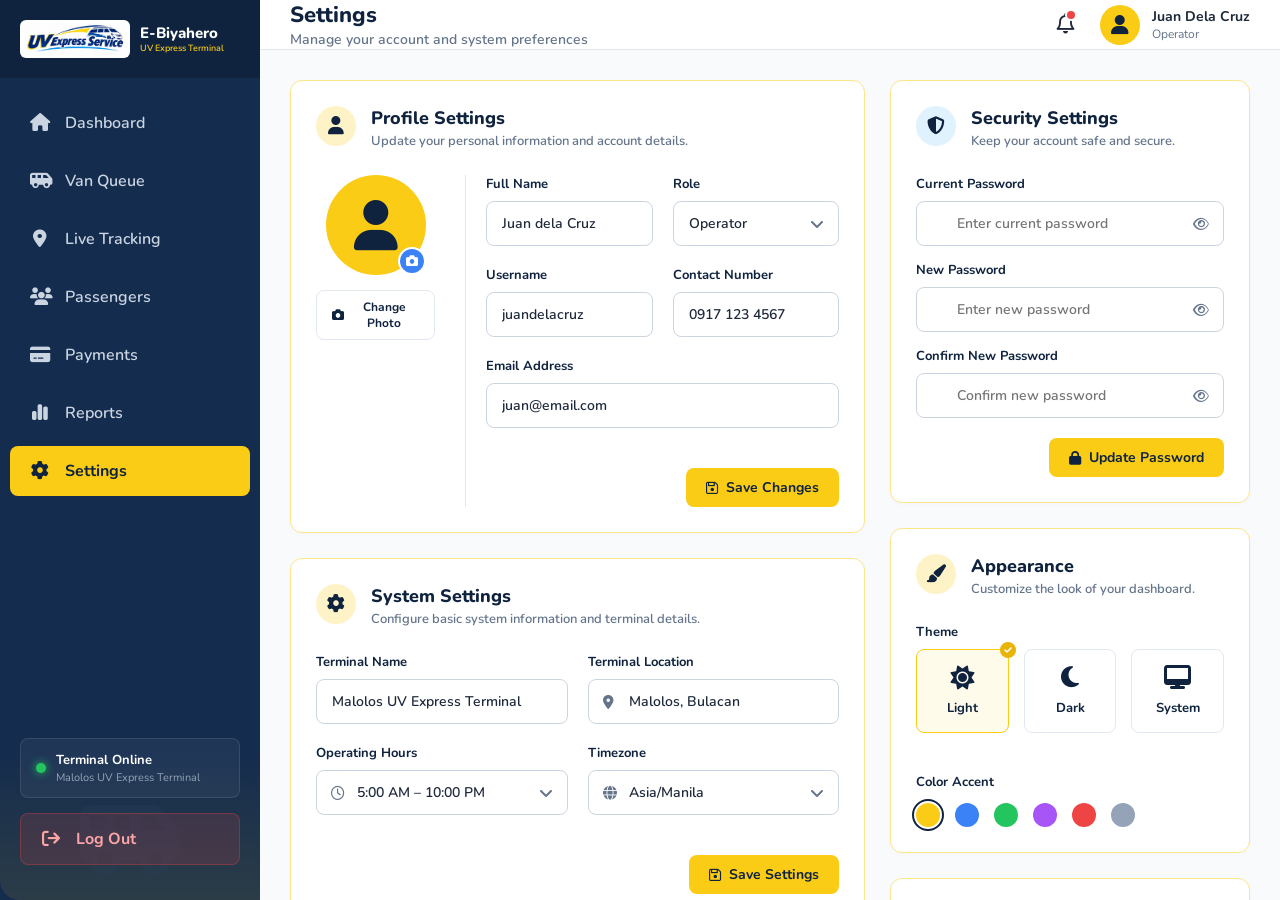
<file: operatorSettings.html>
<!DOCTYPE html>
<html lang="en">
<head>
    <meta charset="UTF-8">
    <meta name="viewport" content="width=device-width, initial-scale=1.0">
    <title>E-Biyahero - Settings</title>
    <link rel="stylesheet" href="https://cdnjs.cloudflare.com/ajax/libs/font-awesome/6.4.0/css/all.min.css">
    <link href="https://fonts.googleapis.com/css2?family=Nunito:wght@400;600;700;800&display=swap" rel="stylesheet">
    <style>
        :root {
            --navy-blue: #0f233f; --sidebar-blue: #142c4e; --yellow: #facc15; --yellow-hover: #eab308;
            --bg-light: #f8fafc; --card-bg: #ffffff; --text-main: #1e293b; --text-muted: #64748b; --border-color: #e2e8f0;
            --input-bg: #ffffff; --input-border: #cbd5e1;
        }
        * { margin: 0; padding: 0; box-sizing: border-box; font-family: 'Nunito', sans-serif; }
        body { background-color: var(--bg-light); display: flex; height: 100vh; overflow: hidden; color: var(--text-main); }

        .sidebar { width: 260px; background-color: var(--sidebar-blue); color: white; display: flex; flex-direction: column; position: relative; transition: all 0.3s; flex-shrink: 0; z-index: 20; }
        .logo-container { padding: 20px; display: flex; align-items: center; gap: 10px; background-color: var(--navy-blue); }
        
        /* LOGO IMAGE */
        .logo-img {
            height: 38px;
            width: auto;
            border-radius: 6px;
            object-fit: contain;
            background-color: white;
            padding: 2px 4px;
            flex-shrink: 0;
        }
        .logo-icon { font-size: 28px; color: var(--yellow); }
        .logo-text { min-width: 0; }
        /* SMALLER TITLE SO IT FITS ON ONE LINE */
        .logo-text h1 { font-size: 15px; font-weight: 800; line-height: 1.2; white-space: nowrap; }
        .logo-text p { font-size: 9px; color: var(--yellow); font-weight: 600; white-space: nowrap; }
        .nav-menu { padding: 20px 10px; flex-grow: 1; }
        .nav-item { display: flex; align-items: center; gap: 15px; padding: 14px 20px; color: #cbd5e1; text-decoration: none; border-radius: 8px; margin-bottom: 8px; font-weight: 600; transition: all 0.2s; }
        .nav-item:hover { background-color: rgba(255, 255, 255, 0.1); color: white; }
        .nav-item.active { background-color: var(--yellow); color: var(--navy-blue); font-weight: 700; }
        .nav-item i { width: 20px; text-align: center; font-size: 18px; }
        .sidebar-footer { padding: 20px; position: relative; margin-top: auto; }
        .status-box { background-color: rgba(255, 255, 255, 0.05); border: 1px solid rgba(255, 255, 255, 0.1); border-radius: 8px; padding: 12px 15px; display: flex; align-items: center; gap: 10px; margin-bottom: 15px; z-index: 2; position: relative; }
        .status-dot { width: 10px; height: 10px; background-color: #22c55e; border-radius: 50%; box-shadow: 0 0 8px #22c55e; flex-shrink: 0; }
        .status-text { font-size: 12px; }
        .status-text strong { display: block; font-size: 13px; white-space: nowrap; }
        .status-text span { color: #94a3b8; font-size: 11px; }
        .sidebar-illustration { position: absolute; bottom: 0; left: 0; width: 100%; height: 150px; background: linear-gradient(to top, var(--yellow) 0%, transparent 100%); opacity: 0.1; border-radius: 0 0 0 20px; z-index: 1; display: flex; justify-content: center; align-items: flex-end; padding-bottom: 20px; pointer-events: none; }
        .sidebar-illustration i { font-size: 80px; color: white; opacity: 0.2; }

        .logout-btn {
            display: flex; align-items: center; gap: 15px; padding: 14px 20px;
            background-color: rgba(239, 68, 68, 0.15); color: #fca5a5; text-decoration: none;
            border-radius: 8px; font-weight: 700; border: 1px solid rgba(239, 68, 68, 0.3);
            transition: all 0.2s; position: relative; z-index: 2; margin-bottom: 15px;
        }
        .logout-btn:hover { background-color: #ef4444; color: white; border-color: #ef4444; }
        .logout-btn i { width: 20px; text-align: center; font-size: 18px; }

        .main-content { flex-grow: 1; display: flex; flex-direction: column; overflow-y: auto; }
        .topbar { background-color: var(--card-bg); height: 80px; display: flex; justify-content: space-between; align-items: center; padding: 0 30px; border-bottom: 1px solid var(--border-color); position: sticky; top: 0; z-index: 10; }
        .topbar-left { display: flex; align-items: center; gap: 20px; }
        .menu-toggle { font-size: 20px; color: var(--text-main); cursor: pointer; display: none; }
        .greeting h2 { font-size: 22px; font-weight: 800; color: var(--navy-blue); }
        .greeting p { font-size: 14px; color: var(--text-muted); font-weight: 600; }
        .topbar-right { display: flex; align-items: center; gap: 25px; }
        .notification-icon { position: relative; font-size: 20px; color: var(--text-main); cursor: pointer; }
        .notification-icon::after { content: ''; position: absolute; top: -2px; right: -2px; width: 8px; height: 8px; background-color: #ef4444; border-radius: 50%; border: 2px solid white; }
        .user-profile { display: flex; align-items: center; gap: 12px; cursor: pointer; }
        .avatar { width: 40px; height: 40px; background-color: var(--yellow); border-radius: 50%; display: flex; justify-content: center; align-items: center; font-size: 20px; color: var(--navy-blue); }
        .user-info h4 { font-size: 14px; font-weight: 700; }
        .user-info p { font-size: 12px; color: var(--text-muted); }

        .dashboard-container { padding: 30px; display: grid; grid-template-columns: 1.6fr 1fr; gap: 25px; align-items: start; }
        .left-column, .right-column { display: flex; flex-direction: column; gap: 25px; }

        .panel { background-color: var(--card-bg); border: 1px solid #fde68a; border-radius: 12px; padding: 25px; box-shadow: 0 2px 4px rgba(0,0,0,0.02); }
        .panel-header { display: flex; align-items: flex-start; gap: 15px; margin-bottom: 25px; }
        .panel-icon { width: 40px; height: 40px; background-color: #fef3c7; border-radius: 50%; display: flex; justify-content: center; align-items: center; color: var(--navy-blue); font-size: 18px; flex-shrink: 0; }
        .panel-icon.blue { background-color: #e0f2fe; } .panel-icon.green { background-color: #dcfce7; }
        .panel-title-group { display: flex; flex-direction: column; }
        .panel-title { font-size: 18px; font-weight: 800; color: var(--navy-blue); }
        .panel-subtitle { font-size: 13px; color: var(--text-muted); font-weight: 600; margin-top: 2px; }

        .form-grid { display: grid; grid-template-columns: 1fr 1fr; gap: 20px; }
        .form-grid-3 { display: grid; grid-template-columns: 1fr 1fr; gap: 20px; }
        .form-group { display: flex; flex-direction: column; gap: 8px; }
        .form-group.full-width { grid-column: 1 / -1; }
        label { font-size: 13px; font-weight: 700; color: var(--navy-blue); }
        .input-wrapper { position: relative; }
        .input-wrapper i { position: absolute; left: 15px; top: 50%; transform: translateY(-50%); color: var(--text-muted); font-size: 14px; }
        input[type="text"], input[type="email"], input[type="password"], select { width: 100%; padding: 12px 15px; border: 1px solid var(--input-border); border-radius: 8px; font-family: 'Nunito', sans-serif; font-size: 14px; font-weight: 600; color: var(--text-main); outline: none; transition: border 0.2s; background-color: var(--input-bg); }
        .input-wrapper input { padding-left: 40px; }
        input:focus, select:focus { border-color: var(--yellow); }
        select { appearance: none; cursor: pointer; }
        .select-wrapper { position: relative; }
        .select-wrapper::after { content: '\f107'; font-family: 'Font Awesome 6 Free'; font-weight: 900; position: absolute; right: 15px; top: 50%; transform: translateY(-50%); color: var(--text-muted); pointer-events: none; }

        .profile-upload-section { display: flex; flex-direction: column; align-items: center; gap: 15px; padding-right: 30px; border-right: 1px solid var(--border-color); }
        .profile-avatar-large { width: 100px; height: 100px; background-color: var(--yellow); border-radius: 50%; display: flex; justify-content: center; align-items: center; font-size: 50px; color: var(--navy-blue); position: relative; }
        .avatar-edit-icon { position: absolute; bottom: 0; right: 0; width: 28px; height: 28px; background-color: #3b82f6; border-radius: 50%; display: flex; justify-content: center; align-items: center; color: white; font-size: 12px; border: 2px solid white; cursor: pointer; }
        .btn-change-photo { background-color: white; border: 1px solid var(--border-color); padding: 8px 15px; border-radius: 8px; font-size: 12px; font-weight: 700; color: var(--navy-blue); cursor: pointer; display: flex; align-items: center; gap: 5px; transition: all 0.2s; }
        .btn-change-photo:hover { background-color: #f8fafc; }
        .profile-form-layout { display: grid; grid-template-columns: 150px 1fr; gap: 20px; }

        .form-actions { display: flex; justify-content: flex-end; margin-top: 20px; grid-column: 1 / -1; }
        .btn-save { background-color: var(--yellow); color: var(--navy-blue); border: none; padding: 10px 20px; border-radius: 8px; font-size: 14px; font-weight: 700; cursor: pointer; display: flex; align-items: center; gap: 8px; transition: background 0.2s; }
        .btn-save:hover { background-color: var(--yellow-hover); }

        .toggle-item { display: flex; justify-content: space-between; align-items: center; padding: 15px 0; border-bottom: 1px solid var(--border-color); }
        .toggle-item:last-child { border-bottom: none; padding-bottom: 0; }
        .toggle-info { display: flex; align-items: flex-start; gap: 15px; }
        .toggle-icon { font-size: 18px; color: var(--navy-blue); width: 24px; text-align: center; margin-top: 2px; }
        .toggle-text h4 { font-size: 14px; font-weight: 700; color: var(--navy-blue); margin-bottom: 3px; }
        .toggle-text p { font-size: 12px; font-weight: 600; color: var(--text-muted); }
        .switch { position: relative; display: inline-block; width: 46px; height: 24px; flex-shrink: 0; }
        .switch input { opacity: 0; width: 0; height: 0; }
        .slider { position: absolute; cursor: pointer; top: 0; left: 0; right: 0; bottom: 0; background-color: #cbd5e1; transition: .4s; border-radius: 34px; }
        .slider:before { position: absolute; content: ""; height: 18px; width: 18px; left: 3px; bottom: 3px; background-color: white; transition: .4s; border-radius: 50%; box-shadow: 0 2px 4px rgba(0,0,0,0.2); }
        input:checked + .slider { background-color: var(--yellow); }
        input:checked + .slider:before { transform: translateX(22px); }

        .theme-options { display: grid; grid-template-columns: repeat(3, 1fr); gap: 15px; margin-bottom: 25px; }
        .theme-card { border: 1px solid var(--border-color); border-radius: 8px; padding: 15px 10px; display: flex; flex-direction: column; align-items: center; gap: 10px; cursor: pointer; transition: all 0.2s; position: relative; }
        .theme-card.active { border-color: var(--yellow); background-color: #fffbeb; }
        .theme-card.active::after { content: '\f058'; font-family: 'Font Awesome 6 Free'; font-weight: 900; position: absolute; top: -8px; right: -8px; color: var(--yellow-hover); background: white; border-radius: 50%; font-size: 16px; }
        .theme-card i { font-size: 24px; color: var(--navy-blue); }
        .theme-card span { font-size: 13px; font-weight: 700; color: var(--navy-blue); }
        .color-accent-title { font-size: 13px; font-weight: 700; color: var(--navy-blue); margin-bottom: 12px; }
        .color-options { display: flex; gap: 15px; }
        .color-circle { width: 24px; height: 24px; border-radius: 50%; cursor: pointer; transition: transform 0.2s; position: relative; }
        .color-circle:hover { transform: scale(1.1); }
        .color-circle.active::after { content: ''; position: absolute; top: -4px; left: -4px; right: -4px; bottom: -4px; border: 2px solid var(--navy-blue); border-radius: 50%; }
        .c-yellow { background-color: #facc15; } .c-blue { background-color: #3b82f6; } .c-green { background-color: #22c55e; } .c-purple { background-color: #a855f7; } .c-red { background-color: #ef4444; } .c-gray { background-color: #94a3b8; }

        .quick-links-grid { display: grid; grid-template-columns: 1fr 1fr; gap: 15px; }
        .link-card { border: 1px solid var(--border-color); border-radius: 8px; padding: 15px; display: flex; align-items: flex-start; gap: 12px; cursor: pointer; transition: all 0.2s; background-color: white; }
        .link-card:hover { border-color: var(--yellow); box-shadow: 0 4px 6px rgba(0,0,0,0.05); }
        .link-icon { font-size: 18px; color: var(--navy-blue); margin-top: 2px; }
        .link-text h4 { font-size: 13px; font-weight: 700; color: var(--navy-blue); margin-bottom: 3px; }
        .link-text p { font-size: 11px; font-weight: 600; color: var(--text-muted); line-height: 1.2; }

        ::-webkit-scrollbar { width: 6px; height: 6px; }
        ::-webkit-scrollbar-track { background: transparent; }
        ::-webkit-scrollbar-thumb { background: #cbd5e1; border-radius: 10px; }
        ::-webkit-scrollbar-thumb:hover { background: #94a3b8; }

        @media (max-width: 1200px) { .dashboard-container { grid-template-columns: 1fr; } }
        @media (max-width: 900px) { 
            .sidebar { width: 80px; } 
            .logo-text, .nav-item span, .status-text, .sidebar-illustration { display: none; } 
            .logo-container { justify-content: center; padding: 20px 0; } 
            .nav-item { justify-content: center; padding: 15px 0; } 
            .status-box { justify-content: center; padding: 10px; } 
            .menu-toggle { display: block; } 
            .logout-btn span { display: none; } 
            .logout-btn { justify-content: center; padding: 15px 0; } 
            .profile-form-layout { grid-template-columns: 1fr; } 
            .profile-upload-section { border-right: none; border-bottom: 1px solid var(--border-color); padding-right: 0; padding-bottom: 20px; } 
            .logo-img { height: 34px; }
        }
        @media (max-width: 600px) { .topbar { padding: 0 15px; } .dashboard-container { padding: 15px; } .user-info { display: none; } .form-grid, .form-grid-3, .theme-options, .quick-links-grid { grid-template-columns: 1fr; } .panel { padding: 15px; } .toggle-item { align-items: flex-start; } }
    </style>
</head>
<body>

    <aside class="sidebar">
        <div class="logo-container">
            <!-- LOGO IMAGE -->
            <img src="logo.jpg" alt="E-Biyahero Logo" class="logo-img">
            <div class="logo-text"><h1>E-Biyahero</h1><p>UV Express Terminal</p></div>
        </div>
        <nav class="nav-menu">
            <a href="operatorDashboard.html" class="nav-item"><i class="fa-solid fa-house"></i><span>Dashboard</span></a>
            <a href="vanQueue.html" class="nav-item"><i class="fa-solid fa-van-shuttle"></i><span>Van Queue</span></a>
            <a href="liveVanTracking.html" class="nav-item"><i class="fa-solid fa-location-dot"></i><span>Live Tracking</span></a>
            <a href="operatorPassenger.html" class="nav-item"><i class="fa-solid fa-users"></i><span>Passengers</span></a>
            <a href="operatorPayments.html" class="nav-item"><i class="fa-solid fa-credit-card"></i><span>Payments</span></a>
            <a href="operatorReports.html" class="nav-item"><i class="fa-solid fa-chart-simple"></i><span>Reports</span></a>
            <a href="operatorSettings.html" class="nav-item active"><i class="fa-solid fa-gear"></i><span>Settings</span></a>
        </nav>
        <div class="sidebar-footer">
            <div class="status-box"><div class="status-dot"></div><div class="status-text"><strong>Terminal Online</strong><span>Malolos UV Express Terminal</span></div></div>
            <a href="index.html" class="logout-btn">
                <i class="fa-solid fa-arrow-right-from-bracket"></i>
                <span>Log Out</span>
            </a>
            <div class="sidebar-illustration"><i class="fa-solid fa-van-shuttle"></i></div>
        </div>
    </aside>

    <main class="main-content">
        <header class="topbar">
            <div class="topbar-left">
                <i class="fa-solid fa-bars menu-toggle"></i>
                <div class="greeting"><h2>Settings</h2><p>Manage your account and system preferences</p></div>
            </div>
            <div class="topbar-right">
                <div class="notification-icon"><i class="fa-regular fa-bell"></i></div>
                <div class="user-profile">
                    <div class="avatar"><i class="fa-solid fa-user"></i></div>
                    <div class="user-info"><h4>Juan Dela Cruz</h4><p>Operator</p></div>
                </div>
            </div>
        </header>

        <div class="dashboard-container">
            <div class="left-column">
                <div class="panel">
                    <div class="panel-header">
                        <div class="panel-icon"><i class="fa-solid fa-user"></i></div>
                        <div class="panel-title-group">
                            <div class="panel-title">Profile Settings</div>
                            <div class="panel-subtitle">Update your personal information and account details.</div>
                        </div>
                    </div>

                    <div class="profile-form-layout">
                        <div class="profile-upload-section">
                            <div class="profile-avatar-large">
                                <i class="fa-solid fa-user"></i>
                                <div class="avatar-edit-icon"><i class="fa-solid fa-camera"></i></div>
                            </div>
                            <button class="btn-change-photo"><i class="fa-solid fa-camera"></i> Change Photo</button>
                        </div>

                        <div class="form-grid">
                            <div class="form-group"><label>Full Name</label><input type="text" value="Juan dela Cruz"></div>
                            <div class="form-group"><label>Role</label><div class="select-wrapper"><select><option>Operator</option><option>Administrator</option><option>Staff</option></select></div></div>
                            <div class="form-group"><label>Username</label><input type="text" value="juandelacruz"></div>
                            <div class="form-group"><label>Contact Number</label><input type="text" value="0917 123 4567"></div>
                            <div class="form-group full-width"><label>Email Address</label><input type="email" value="juan@email.com"></div>
                            <div class="form-actions"><button class="btn-save"><i class="fa-regular fa-floppy-disk"></i> Save Changes</button></div>
                        </div>
                    </div>
                </div>

                <div class="panel">
                    <div class="panel-header">
                        <div class="panel-icon"><i class="fa-solid fa-gear"></i></div>
                        <div class="panel-title-group">
                            <div class="panel-title">System Settings</div>
                            <div class="panel-subtitle">Configure basic system information and terminal details.</div>
                        </div>
                    </div>

                    <div class="form-grid-3">
                        <div class="form-group"><label>Terminal Name</label><input type="text" value="Malolos UV Express Terminal"></div>
                        <div class="form-group"><label>Terminal Location</label><div class="input-wrapper"><i class="fa-solid fa-location-dot"></i><input type="text" value="Malolos, Bulacan"></div></div>
                        <div class="form-group"><label>Operating Hours</label><div class="input-wrapper select-wrapper"><i class="fa-regular fa-clock"></i><select style="padding-left: 40px;"><option>5:00 AM – 10:00 PM</option><option>24 Hours</option></select></div></div>
                        <div class="form-group"><label>Timezone</label><div class="input-wrapper select-wrapper"><i class="fa-solid fa-globe"></i><select style="padding-left: 40px;"><option>Asia/Manila</option><option>Asia/Tokyo</option><option>UTC</option></select></div></div>
                        <div class="form-actions"><button class="btn-save"><i class="fa-regular fa-floppy-disk"></i> Save Settings</button></div>
                    </div>
                </div>

                <div class="panel">
                    <div class="panel-header">
                        <div class="panel-icon"><i class="fa-solid fa-bell"></i></div>
                        <div class="panel-title-group">
                            <div class="panel-title">Notification Settings</div>
                            <div class="panel-subtitle">Choose what notifications you want to receive.</div>
                        </div>
                    </div>

                    <div class="toggle-item">
                        <div class="toggle-info"><div class="toggle-icon"><i class="fa-solid fa-van-shuttle"></i></div><div class="toggle-text"><h4>New Van Arrivals</h4><p>Get notified when a new van arrives at the terminal.</p></div></div>
                        <label class="switch"><input type="checkbox" checked><span class="slider"></span></label>
                    </div>
                    <div class="toggle-item">
                        <div class="toggle-info"><div class="toggle-icon"><i class="fa-regular fa-credit-card"></i></div><div class="toggle-text"><h4>Payment Confirmations</h4><p>Receive payment status updates.</p></div></div>
                        <label class="switch"><input type="checkbox" checked><span class="slider"></span></label>
                    </div>
                    <div class="toggle-item">
                        <div class="toggle-info"><div class="toggle-icon"><i class="fa-solid fa-triangle-exclamation"></i></div><div class="toggle-text"><h4>System Alerts</h4><p>Important system and maintenance notifications.</p></div></div>
                        <label class="switch"><input type="checkbox" checked><span class="slider"></span></label>
                    </div>
                    <div class="toggle-item">
                        <div class="toggle-info"><div class="toggle-icon"><i class="fa-regular fa-envelope"></i></div><div class="toggle-text"><h4>Email Notifications</h4><p>Receive updates via email.</p></div></div>
                        <label class="switch"><input type="checkbox"><span class="slider"></span></label>
                    </div>
                </div>
            </div>

            <div class="right-column">
                <div class="panel">
                    <div class="panel-header">
                        <div class="panel-icon blue"><i class="fa-solid fa-shield-halved"></i></div>
                        <div class="panel-title-group">
                            <div class="panel-title">Security Settings</div>
                            <div class="panel-subtitle">Keep your account safe and secure.</div>
                        </div>
                    </div>

                    <div class="form-group" style="margin-bottom: 15px;"><label>Current Password</label><div class="input-wrapper"><input type="password" placeholder="Enter current password"><i class="fa-regular fa-eye" style="left: auto; right: 15px; cursor: pointer;"></i></div></div>
                    <div class="form-group" style="margin-bottom: 15px;"><label>New Password</label><div class="input-wrapper"><input type="password" placeholder="Enter new password"><i class="fa-regular fa-eye" style="left: auto; right: 15px; cursor: pointer;"></i></div></div>
                    <div class="form-group" style="margin-bottom: 20px;"><label>Confirm New Password</label><div class="input-wrapper"><input type="password" placeholder="Confirm new password"><i class="fa-regular fa-eye" style="left: auto; right: 15px; cursor: pointer;"></i></div></div>
                    <div class="form-actions" style="margin-top: 0;"><button class="btn-save"><i class="fa-solid fa-lock"></i> Update Password</button></div>
                </div>

                <div class="panel">
                    <div class="panel-header">
                        <div class="panel-icon"><i class="fa-solid fa-paintbrush"></i></div>
                        <div class="panel-title-group">
                            <div class="panel-title">Appearance</div>
                            <div class="panel-subtitle">Customize the look of your dashboard.</div>
                        </div>
                    </div>
                    
                    <div class="form-group" style="margin-bottom: 15px;">
                        <label>Theme</label>
                        <div class="theme-options">
                            <div class="theme-card active"><i class="fa-solid fa-sun"></i><span>Light</span></div>
                            <div class="theme-card dark-mode"><i class="fa-solid fa-moon"></i><span>Dark</span></div>
                            <div class="theme-card system-mode"><i class="fa-solid fa-desktop"></i><span>System</span></div>
                        </div>
                    </div>

                    <div class="color-accent-section">
                        <div class="color-accent-title">Color Accent</div>
                        <div class="color-options">
                            <div class="color-circle c-yellow active"></div><div class="color-circle c-blue"></div><div class="color-circle c-green"></div><div class="color-circle c-purple"></div><div class="color-circle c-red"></div><div class="color-circle c-gray"></div>
                        </div>
                    </div>
                </div>

                <div class="panel">
                    <div class="panel-header" style="margin-bottom: 20px;">
                        <div class="panel-icon green" style="width: 30px; height: 30px; font-size: 14px;"><i class="fa-solid fa-link"></i></div>
                        <div class="panel-title-group">
                            <div class="panel-title" style="font-size: 16px;">Quick Links</div>
                            <div class="panel-subtitle" style="font-size: 11px;">Access useful resources.</div>
                        </div>
                    </div>

                    <div class="quick-links-grid">
                        <div class="link-card"><i class="fa-regular fa-circle-question link-icon"></i><div class="link-text"><h4>Help & Support</h4><p>Get assistance</p></div></div>
                        <div class="link-card"><i class="fa-regular fa-file-lines link-icon"></i><div class="link-text"><h4>User Guide</h4><p>Read the manual</p></div></div>
                        <div class="link-card"><i class="fa-solid fa-shield link-icon"></i><div class="link-text"><h4>Privacy Policy</h4><p>View policy</p></div></div>
                        <div class="link-card"><i class="fa-solid fa-arrow-right-from-bracket link-icon"></i><div class="link-text"><h4>Log Out</h4><p>End your session</p></div></div>
                    </div>
                </div>
            </div>
        </div>
    </main>

    <script>
        document.querySelectorAll('.theme-card').forEach(card => {
            card.addEventListener('click', function() {
                document.querySelectorAll('.theme-card').forEach(c => c.classList.remove('active'));
                this.classList.add('active');
            });
        });
        document.querySelectorAll('.color-circle').forEach(circle => {
            circle.addEventListener('click', function() {
                document.querySelectorAll('.color-circle').forEach(c => c.classList.remove('active'));
                this.classList.add('active');
            });
        });
        document.querySelectorAll('.input-wrapper .fa-eye').forEach(icon => {
            icon.addEventListener('click', function() {
                const input = this.previousElementSibling;
                if (input.type === 'password') {
                    input.type = 'text'; this.classList.remove('fa-eye'); this.classList.add('fa-eye-slash');
                } else {
                    input.type = 'password'; this.classList.remove('fa-eye-slash'); this.classList.add('fa-eye');
                }
            });
        });
    </script>
</body>
</html>
</file>
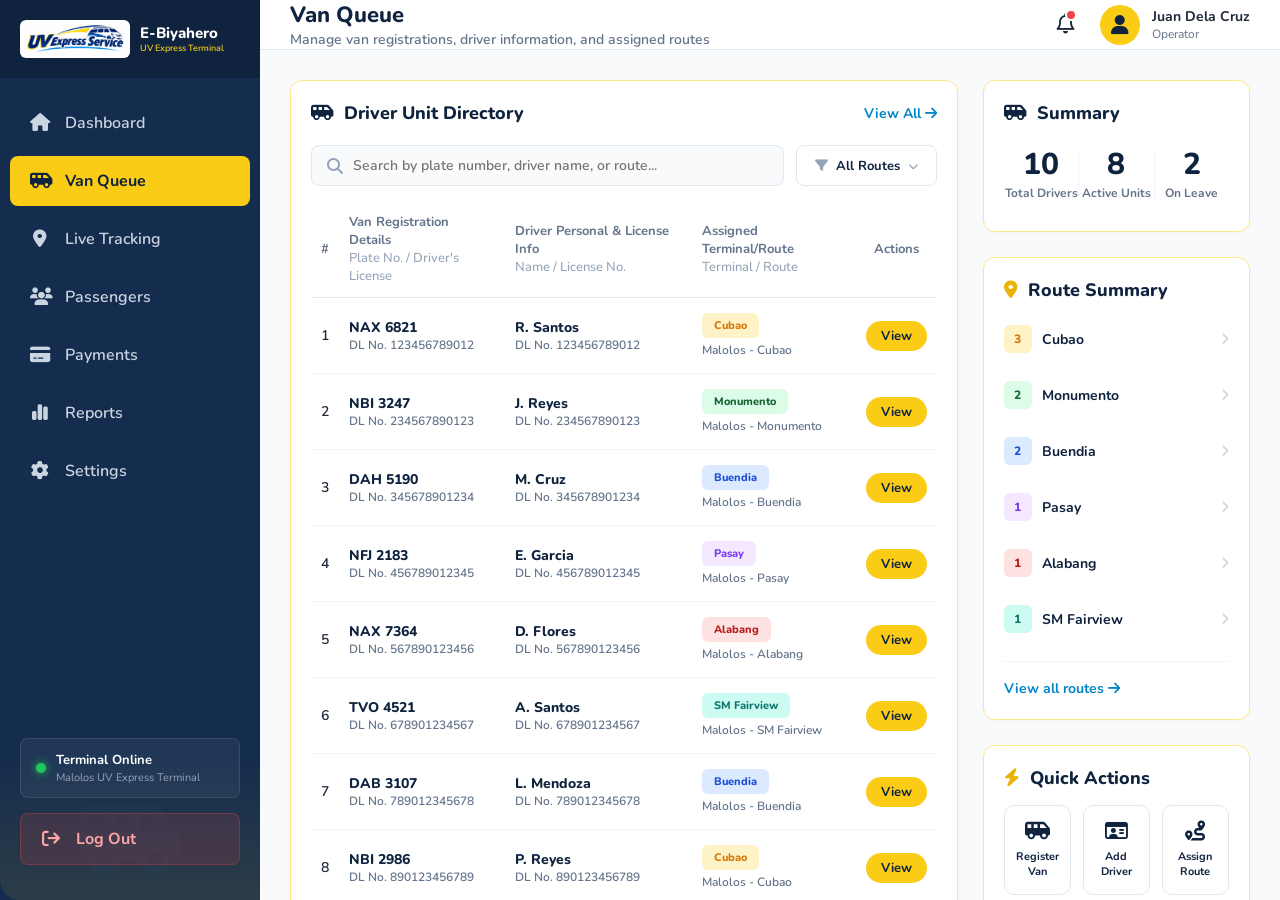
<file: vanQueue.html>
<!DOCTYPE html>
<html lang="en">
<head>
    <meta charset="UTF-8">
    <meta name="viewport" content="width=device-width, initial-scale=1.0">
    <title>E-Biyahero</title>
    <link rel="stylesheet" href="https://cdnjs.cloudflare.com/ajax/libs/font-awesome/6.4.0/css/all.min.css">
    <link href="https://fonts.googleapis.com/css2?family=Nunito:wght@400;600;700;800&display=swap" rel="stylesheet">
    <style>
        :root {
            --navy-blue: #0f233f; --sidebar-blue: #142c4e; --yellow: #facc15; --yellow-hover: #eab308;
            --bg-light: #f8fafc; --card-bg: #ffffff; --text-main: #1e293b; --text-muted: #64748b; --border-color: #e2e8f0;
        }
        * { margin: 0; padding: 0; box-sizing: border-box; font-family: 'Nunito', sans-serif; }
        body { background-color: var(--bg-light); display: flex; height: 100vh; overflow: hidden; color: var(--text-main); }

        .sidebar { width: 260px; background-color: var(--sidebar-blue); color: white; display: flex; flex-direction: column; position: relative; transition: all 0.3s; flex-shrink: 0; z-index: 20; }
        .logo-container { padding: 20px; display: flex; align-items: center; gap: 10px; background-color: var(--navy-blue); }
        
        /* LOGO IMAGE */
        .logo-img {
            height: 38px;
            width: auto;
            border-radius: 6px;
            object-fit: contain;
            background-color: white;
            padding: 2px 4px;
            flex-shrink: 0;
        }
        .logo-icon { font-size: 28px; color: var(--yellow); }
        .logo-text { min-width: 0; }
        /* SMALLER TITLE SO IT FITS ON ONE LINE */
        .logo-text h1 { font-size: 15px; font-weight: 800; line-height: 1.2; white-space: nowrap; }
        .logo-text p { font-size: 9px; color: var(--yellow); font-weight: 600; white-space: nowrap; }
        .nav-menu { padding: 20px 10px; flex-grow: 1; }
        .nav-item { display: flex; align-items: center; gap: 15px; padding: 14px 20px; color: #cbd5e1; text-decoration: none; border-radius: 8px; margin-bottom: 8px; font-weight: 600; transition: all 0.2s; }
        .nav-item:hover { background-color: rgba(255, 255, 255, 0.1); color: white; }
        .nav-item.active { background-color: var(--yellow); color: var(--navy-blue); font-weight: 700; }
        .nav-item i { width: 20px; text-align: center; font-size: 18px; }
        .sidebar-footer { padding: 20px; position: relative; margin-top: auto; }
        .status-box { background-color: rgba(255, 255, 255, 0.05); border: 1px solid rgba(255, 255, 255, 0.1); border-radius: 8px; padding: 12px 15px; display: flex; align-items: center; gap: 10px; margin-bottom: 15px; z-index: 2; position: relative; }
        .status-dot { width: 10px; height: 10px; background-color: #22c55e; border-radius: 50%; box-shadow: 0 0 8px #22c55e; flex-shrink: 0; }
        .status-text { font-size: 12px; }
        .status-text strong { display: block; font-size: 13px; white-space: nowrap; }
        .status-text span { color: #94a3b8; font-size: 11px; }
        .sidebar-illustration { position: absolute; bottom: 0; left: 0; width: 100%; height: 150px; background: linear-gradient(to top, var(--yellow) 0%, transparent 100%); opacity: 0.1; border-radius: 0 0 0 20px; z-index: 1; display: flex; justify-content: center; align-items: flex-end; padding-bottom: 20px; pointer-events: none; }
        .sidebar-illustration i { font-size: 80px; color: white; opacity: 0.2; }

        /* --- LOGOUT BUTTON --- */
        .logout-btn {
            display: flex; align-items: center; gap: 15px; padding: 14px 20px;
            background-color: rgba(239, 68, 68, 0.15); color: #fca5a5; text-decoration: none;
            border-radius: 8px; font-weight: 700; border: 1px solid rgba(239, 68, 68, 0.3);
            transition: all 0.2s; position: relative; z-index: 2; margin-bottom: 15px;
        }
        .logout-btn:hover { background-color: #ef4444; color: white; border-color: #ef4444; }
        .logout-btn i { width: 20px; text-align: center; font-size: 18px; }

        .main-content { flex-grow: 1; display: flex; flex-direction: column; overflow-y: auto; }
        .topbar { background-color: var(--card-bg); height: 80px; display: flex; justify-content: space-between; align-items: center; padding: 0 30px; border-bottom: 1px solid var(--border-color); position: sticky; top: 0; z-index: 10; }
        .topbar-left { display: flex; align-items: center; gap: 20px; }
        .menu-toggle { font-size: 20px; color: var(--text-main); cursor: pointer; display: none; }
        .greeting h2 { font-size: 22px; font-weight: 800; color: var(--navy-blue); }
        .greeting p { font-size: 14px; color: var(--text-muted); font-weight: 600; }
        .topbar-right { display: flex; align-items: center; gap: 25px; }
        .notification-icon { position: relative; font-size: 20px; color: var(--text-main); cursor: pointer; }
        .notification-icon::after { content: ''; position: absolute; top: -2px; right: -2px; width: 8px; height: 8px; background-color: #ef4444; border-radius: 50%; border: 2px solid white; }
        .user-profile { display: flex; align-items: center; gap: 12px; cursor: pointer; }
        .avatar { width: 40px; height: 40px; background-color: var(--yellow); border-radius: 50%; display: flex; justify-content: center; align-items: center; font-size: 20px; color: var(--navy-blue); }
        .user-info h4 { font-size: 14px; font-weight: 700; }
        .user-info p { font-size: 12px; color: var(--text-muted); }

        .dashboard-container { padding: 30px; display: grid; grid-template-columns: 2.5fr 1fr; gap: 25px; align-items: start; }
        .left-column { display: flex; flex-direction: column; gap: 25px; }
        .panel { background-color: var(--card-bg); border: 1px solid #fde68a; border-radius: 12px; padding: 20px; box-shadow: 0 2px 4px rgba(0,0,0,0.02); }
        .panel-header { display: flex; justify-content: space-between; align-items: center; margin-bottom: 20px; }
        .panel-title { font-size: 18px; font-weight: 800; color: var(--navy-blue); display: flex; align-items: center; gap: 10px; }
        .view-all { color: #0284c7; font-size: 14px; font-weight: 700; text-decoration: none; }
        .filters-bar { display: flex; gap: 12px; margin-bottom: 15px; }
        .search-box { flex-grow: 1; display: flex; align-items: center; background: #f8fafc; border: 1px solid var(--border-color); border-radius: 8px; padding: 10px 15px; gap: 10px; }
        .search-box input { border: none; background: transparent; outline: none; width: 100%; font-size: 14px; font-weight: 600; }
        .filter-btn { background: white; border: 1px solid var(--border-color); border-radius: 8px; padding: 10px 18px; font-size: 13px; font-weight: 700; display: flex; align-items: center; gap: 8px; cursor: pointer; color: var(--navy-blue); }
        
        .table-responsive { width: 100%; overflow-x: auto; }
        table { width: 100%; border-collapse: collapse; text-align: left; }
        th { font-size: 13px; color: var(--text-muted); font-weight: 700; padding: 12px 10px; border-bottom: 1px solid var(--border-color); }
        td { padding: 15px 10px; font-size: 14px; font-weight: 600; border-bottom: 1px solid #f1f5f9; }
        tr:last-child td { border-bottom: none; }
        .plate-no { font-weight: 800; color: var(--navy-blue); }
        .dl-no { font-size: 12px; color: var(--text-muted); }
        .route-badge { padding: 5px 12px; border-radius: 6px; font-size: 11px; font-weight: 800; display: inline-block; margin-bottom: 4px; }
        .route-cubao { background-color: #fef3c7; color: #d97706; }
        .route-monumento { background-color: #dcfce7; color: #166534; }
        .route-buendia { background-color: #dbeafe; color: #1d4ed8; }
        .route-pasay { background-color: #f3e8ff; color: #7c3aed; }
        .route-alabang { background-color: #fee2e2; color: #b91c1c; }
        .route-fairview { background-color: #ccfbf1; color: #0f766e; }
        
        .btn-view { background-color: var(--yellow); color: var(--navy-blue); border: none; padding: 6px 15px; border-radius: 20px; font-size: 13px; font-weight: 700; cursor: pointer; transition: background 0.2s; }
        .btn-view:hover { background-color: var(--yellow-hover); }

        .right-column { display: flex; flex-direction: column; gap: 25px; }
        .summary-grid { display: flex; justify-content: space-between; text-align: center; padding: 10px 0; }
        .summary-item h3 { font-size: 30px; font-weight: 800; color: var(--navy-blue); line-height: 1; }
        .summary-item p { font-size: 12px; color: var(--text-muted); font-weight: 700; margin-top: 5px; }
        .summary-item { flex: 1; border-right: 1px solid #f1f5f9; }
        .summary-item:last-child { border-right: none; }
        
        .route-list { display: flex; flex-direction: column; gap: 12px; margin-top: 15px; }
        .route-item { display: flex; justify-content: space-between; align-items: center; padding: 8px 0; cursor: pointer; }
        .route-item-left { display: flex; align-items: center; gap: 10px; }
        .route-count { width: 28px; height: 28px; display: flex; justify-content: center; align-items: center; border-radius: 6px; font-size: 12px; font-weight: 800; }
        .route-name { font-size: 14px; font-weight: 700; color: var(--navy-blue); }
        .route-item i.fa-chevron-right { color: #cbd5e1; font-size: 12px; }

        .quick-actions { display: flex; gap: 12px; }
        .action-btn { flex: 1; display: flex; flex-direction: column; align-items: center; padding: 15px 10px; border: 1px solid var(--border-color); border-radius: 10px; cursor: pointer; text-align: center; gap: 8px; transition: all 0.2s; background: white; }
        .action-btn:hover { border-color: var(--yellow); background: #fffbeb; }
        .action-btn i { color: var(--navy-blue); font-size: 20px; }
        .action-btn span { font-size: 11px; font-weight: 700; color: var(--navy-blue); }

        ::-webkit-scrollbar { width: 6px; height: 6px; }
        ::-webkit-scrollbar-track { background: transparent; }
        ::-webkit-scrollbar-thumb { background: #cbd5e1; border-radius: 10px; }
        ::-webkit-scrollbar-thumb:hover { background: #94a3b8; }

        @media (max-width: 1200px) { .dashboard-container { grid-template-columns: 1fr; } }
        @media (max-width: 900px) { 
            .sidebar { width: 80px; } 
            .logo-text, .nav-item span, .status-text, .sidebar-illustration { display: none; } 
            .logo-container { justify-content: center; padding: 20px 0; } 
            .nav-item { justify-content: center; padding: 15px 0; } 
            .status-box { justify-content: center; padding: 10px; } 
            .menu-toggle { display: block; } 
            .logout-btn span { display: none; } 
            .logout-btn { justify-content: center; padding: 15px 0; } 
            .logo-img { height: 34px; }
        }
        @media (max-width: 600px) { .topbar { padding: 0 15px; } .dashboard-container { padding: 15px; } .user-info { display: none; } }
    </style>
</head>
<body>

    <aside class="sidebar">
        <div class="logo-container">
            <!-- LOGO IMAGE -->
            <img src="logo.jpg" alt="E-Biyahero Logo" class="logo-img">
            <div class="logo-text"><h1>E-Biyahero</h1><p>UV Express Terminal</p></div>
        </div>
        <nav class="nav-menu">
            <a href="operatorDashboard.html" class="nav-item"><i class="fa-solid fa-house"></i><span>Dashboard</span></a>
            <a href="vanQueue.html" class="nav-item active"><i class="fa-solid fa-van-shuttle"></i><span>Van Queue</span></a>
            <a href="liveVanTracking.html" class="nav-item"><i class="fa-solid fa-location-dot"></i><span>Live Tracking</span></a>
            <a href="operatorPassenger.html" class="nav-item"><i class="fa-solid fa-users"></i><span>Passengers</span></a>
            <a href="operatorPayments.html" class="nav-item"><i class="fa-solid fa-credit-card"></i><span>Payments</span></a>
            <a href="operatorReports.html" class="nav-item"><i class="fa-solid fa-chart-simple"></i><span>Reports</span></a>
            <a href="operatorSettings.html" class="nav-item"><i class="fa-solid fa-gear"></i><span>Settings</span></a>
        </nav>
        <div class="sidebar-footer">
            <div class="status-box"><div class="status-dot"></div><div class="status-text"><strong>Terminal Online</strong><span>Malolos UV Express Terminal</span></div></div>
            <a href="index.html" class="logout-btn">
                <i class="fa-solid fa-arrow-right-from-bracket"></i>
                <span>Log Out</span>
            </a>
            <div class="sidebar-illustration"><i class="fa-solid fa-van-shuttle"></i></div>
        </div>
    </aside>

    <main class="main-content">
        <header class="topbar">
            <div class="topbar-left">
                <i class="fa-solid fa-bars menu-toggle"></i>
                <div class="greeting"><h2>Van Queue</h2><p>Manage van registrations, driver information, and assigned routes</p></div>
            </div>
            <div class="topbar-right">
                <div class="notification-icon"><i class="fa-regular fa-bell"></i></div>
                <div class="user-profile">
                    <div class="avatar"><i class="fa-solid fa-user"></i></div>
                    <div class="user-info"><h4>Juan Dela Cruz</h4><p>Operator</p></div>
                </div>
            </div>
        </header>

        <div class="dashboard-container">
            <div class="left-column">
                <div class="panel">
                    <div class="panel-header">
                        <div class="panel-title"><i class="fa-solid fa-van-shuttle"></i> Driver Unit Directory</div>
                        <a href="#" class="view-all">View All <i class="fa-solid fa-arrow-right"></i></a>
                    </div>
                    <div class="filters-bar">
                        <div class="search-box"><i class="fa-solid fa-magnifying-glass" style="color:#94a3b8;"></i><input type="text" placeholder="Search by plate number, driver name, or route..."></div>
                        <button class="filter-btn"><i class="fa-solid fa-filter" style="color:#94a3b8;"></i> All Routes <i class="fa-solid fa-chevron-down" style="font-size:10px; color:#94a3b8;"></i></button>
                    </div>
                    <div class="table-responsive">
                        <table>
                            <thead>
                                <tr>
                                    <th>#</th>
                                    <th>Van Registration Details<br><span style="font-weight:500; color:#94a3b8;">Plate No. / Driver's License</span></th>
                                    <th>Driver Personal & License Info<br><span style="font-weight:500; color:#94a3b8;">Name / License No.</span></th>
                                    <th>Assigned Terminal/Route<br><span style="font-weight:500; color:#94a3b8;">Terminal / Route</span></th>
                                    <th style="text-align:center;">Actions</th>
                                </tr>
                            </thead>
                            <tbody>
                                <tr><td>1</td><td><div class="plate-no">NAX 6821</div><div class="dl-no">DL No. 123456789012</div></td><td><div class="plate-no">R. Santos</div><div class="dl-no">DL No. 123456789012</div></td><td><span class="route-badge route-cubao">Cubao</span><div class="dl-no">Malolos - Cubao</div></td><td style="text-align:center;"><button class="btn-view">View</button></td></tr>
                                <tr><td>2</td><td><div class="plate-no">NBI 3247</div><div class="dl-no">DL No. 234567890123</div></td><td><div class="plate-no">J. Reyes</div><div class="dl-no">DL No. 234567890123</div></td><td><span class="route-badge route-monumento">Monumento</span><div class="dl-no">Malolos - Monumento</div></td><td style="text-align:center;"><button class="btn-view">View</button></td></tr>
                                <tr><td>3</td><td><div class="plate-no">DAH 5190</div><div class="dl-no">DL No. 345678901234</div></td><td><div class="plate-no">M. Cruz</div><div class="dl-no">DL No. 345678901234</div></td><td><span class="route-badge route-buendia">Buendia</span><div class="dl-no">Malolos - Buendia</div></td><td style="text-align:center;"><button class="btn-view">View</button></td></tr>
                                <tr><td>4</td><td><div class="plate-no">NFJ 2183</div><div class="dl-no">DL No. 456789012345</div></td><td><div class="plate-no">E. Garcia</div><div class="dl-no">DL No. 456789012345</div></td><td><span class="route-badge route-pasay">Pasay</span><div class="dl-no">Malolos - Pasay</div></td><td style="text-align:center;"><button class="btn-view">View</button></td></tr>
                                <tr><td>5</td><td><div class="plate-no">NAX 7364</div><div class="dl-no">DL No. 567890123456</div></td><td><div class="plate-no">D. Flores</div><div class="dl-no">DL No. 567890123456</div></td><td><span class="route-badge route-alabang">Alabang</span><div class="dl-no">Malolos - Alabang</div></td><td style="text-align:center;"><button class="btn-view">View</button></td></tr>
                                <tr><td>6</td><td><div class="plate-no">TVO 4521</div><div class="dl-no">DL No. 678901234567</div></td><td><div class="plate-no">A. Santos</div><div class="dl-no">DL No. 678901234567</div></td><td><span class="route-badge route-fairview">SM Fairview</span><div class="dl-no">Malolos - SM Fairview</div></td><td style="text-align:center;"><button class="btn-view">View</button></td></tr>
                                <tr><td>7</td><td><div class="plate-no">DAB 3107</div><div class="dl-no">DL No. 789012345678</div></td><td><div class="plate-no">L. Mendoza</div><div class="dl-no">DL No. 789012345678</div></td><td><span class="route-badge route-buendia">Buendia</span><div class="dl-no">Malolos - Buendia</div></td><td style="text-align:center;"><button class="btn-view">View</button></td></tr>
                                <tr><td>8</td><td><div class="plate-no">NBI 2986</div><div class="dl-no">DL No. 890123456789</div></td><td><div class="plate-no">P. Reyes</div><div class="dl-no">DL No. 890123456789</div></td><td><span class="route-badge route-cubao">Cubao</span><div class="dl-no">Malolos - Cubao</div></td><td style="text-align:center;"><button class="btn-view">View</button></td></tr>
                            </tbody>
                        </table>
                    </div>
                </div>
            </div>

            <div class="right-column">
                <div class="panel">
                    <div class="panel-title" style="margin-bottom:15px;"><i class="fa-solid fa-van-shuttle"></i> Summary</div>
                    <div class="summary-grid">
                        <div class="summary-item"><h3>10</h3><p>Total Drivers</p></div>
                        <div class="summary-item"><h3>8</h3><p>Active Units</p></div>
                        <div class="summary-item"><h3>2</h3><p>On Leave</p></div>
                    </div>
                </div>

                <div class="panel">
                    <div class="panel-title" style="margin-bottom:0;"><i class="fa-solid fa-location-dot" style="color:var(--yellow-hover);"></i> Route Summary</div>
                    <div class="route-list">
                        <div class="route-item"><div class="route-item-left"><div class="route-count route-cubao">3</div><span class="route-name">Cubao</span></div><i class="fa-solid fa-chevron-right"></i></div>
                        <div class="route-item"><div class="route-item-left"><div class="route-count route-monumento">2</div><span class="route-name">Monumento</span></div><i class="fa-solid fa-chevron-right"></i></div>
                        <div class="route-item"><div class="route-item-left"><div class="route-count route-buendia">2</div><span class="route-name">Buendia</span></div><i class="fa-solid fa-chevron-right"></i></div>
                        <div class="route-item"><div class="route-item-left"><div class="route-count route-pasay">1</div><span class="route-name">Pasay</span></div><i class="fa-solid fa-chevron-right"></i></div>
                        <div class="route-item"><div class="route-item-left"><div class="route-count route-alabang">1</div><span class="route-name">Alabang</span></div><i class="fa-solid fa-chevron-right"></i></div>
                        <div class="route-item"><div class="route-item-left"><div class="route-count route-fairview">1</div><span class="route-name">SM Fairview</span></div><i class="fa-solid fa-chevron-right"></i></div>
                    </div>
                    <div style="margin-top:20px; padding-top:15px; border-top:1px solid #f1f5f9;">
                        <a href="#" class="view-all">View all routes <i class="fa-solid fa-arrow-right"></i></a>
                    </div>
                </div>

                <div class="panel">
                    <div class="panel-title" style="margin-bottom:15px;"><i class="fa-solid fa-bolt" style="color:var(--yellow-hover);"></i> Quick Actions</div>
                    <div class="quick-actions">
                        <div class="action-btn"><i class="fa-solid fa-van-shuttle"></i><span>Register Van</span></div>
                        <div class="action-btn"><i class="fa-regular fa-id-card"></i><span>Add Driver</span></div>
                        <div class="action-btn"><i class="fa-solid fa-route"></i><span>Assign Route</span></div>
                    </div>
                </div>
            </div>
        </div>
    </main>
</body>
</html>
</file>
<file: header.css>
/* ============================================================
   E-BIYAHEro — SHARED HEADER STYLES
   Used by index.html and registration.html
   ============================================================ */

:root {
    --primary-yellow: #ffcc00;
    --nav-blue: #101f3b;
}

/* ---------- HEADER ---------- */
.main-header {
    background-color: var(--nav-blue);
    padding: 15px 5%;
    display: flex;
    justify-content: space-between;
    align-items: center;
    position: relative;
    z-index: 10;
    width: 100%;
    font-family: 'Inter', sans-serif;
}

.main-header .logo-container {
    display: flex;
    align-items: center;
    gap: 10px;
    color: white;
}

.main-header .logo-img {
    height: 42px;
    width: auto;
    border-radius: 6px;
    object-fit: contain;
    background-color: white;
    padding: 2px 4px;
}

.main-header .logo-text {
    display: flex;
    flex-direction: column;
}

.main-header .logo-text .title {
    font-weight: 700;
    font-size: 18px;
    letter-spacing: 0.5px;
    color: white;
}

.main-header .logo-text .subtitle {
    font-size: 10px;
    color: #a0aabf;
    text-transform: uppercase;
}

.main-header .nav-links {
    display: flex;
    gap: 30px;
    list-style: none;
    margin: 0;
    padding: 0;
}

.main-header .nav-links li a {
    color: white;
    font-size: 14px;
    display: flex;
    align-items: center;
    gap: 8px;
    transition: color 0.3s;
    text-decoration: none;
}

.main-header .nav-links li a:hover {
    color: var(--primary-yellow);
}

/* ---------- NAV ACTION BUTTONS (uniform across pages) ---------- */
.main-header .nav-actions {
    display: flex;
    gap: 15px;
    align-items: center;
}

.main-header .btn {
    padding: 8px 20px;
    border-radius: 20px;
    font-size: 14px;
    font-weight: 600;
    cursor: pointer;
    display: flex;
    align-items: center;
    gap: 8px;
    transition: all 0.3s ease;
    text-decoration: none;
    border: 1px solid transparent;
    min-width: 110px;
    justify-content: center;
    font-family: 'Inter', sans-serif;
}

.main-header .btn-login {
    background-color: transparent;
    color: white;
    border: 1px solid white;
}

/* Hover: yellow outline + subtle yellow glow (works on the inactive button) */
.main-header .btn-login:hover {
    border-color: var(--primary-yellow);
    color: var(--primary-yellow);
    background-color: rgba(255, 204, 0, 0.08);
    box-shadow: 0 0 0 1px var(--primary-yellow);
}

.main-header .btn-register {
    background-color: transparent;
    color: white;
    border: 1px solid white;
}

/* Hover: yellow outline + subtle yellow glow (works on the inactive button) */
.main-header .btn-register:hover {
    border-color: var(--primary-yellow);
    color: var(--primary-yellow);
    background-color: rgba(255, 204, 0, 0.08);
    box-shadow: 0 0 0 1px var(--primary-yellow);
}

/* Active yellow state — solid yellow fill */
.main-header .btn-login.active,
.main-header .btn-register.active {
    background-color: var(--primary-yellow) !important;
    color: var(--nav-blue) !important;
    border-color: var(--primary-yellow) !important;
    box-shadow: none;
}

/* On the active button, hover keeps the solid yellow state (no change) */
.main-header .btn-login.active:hover,
.main-header .btn-register.active:hover {
    background-color: var(--primary-yellow) !important;
    color: var(--nav-blue) !important;
    border-color: var(--primary-yellow) !important;
}

/* ---------- RESPONSIVE ---------- */
@media (max-width: 900px) {
    .main-header .nav-links {
        display: none;
    }
}

@media (max-width: 600px) {
    .main-header {
        padding: 15px 20px;
    }
    .main-header .btn-register {
        display: none;
    }
    .main-header .logo-img {
        height: 34px;
    }
}
</file>
